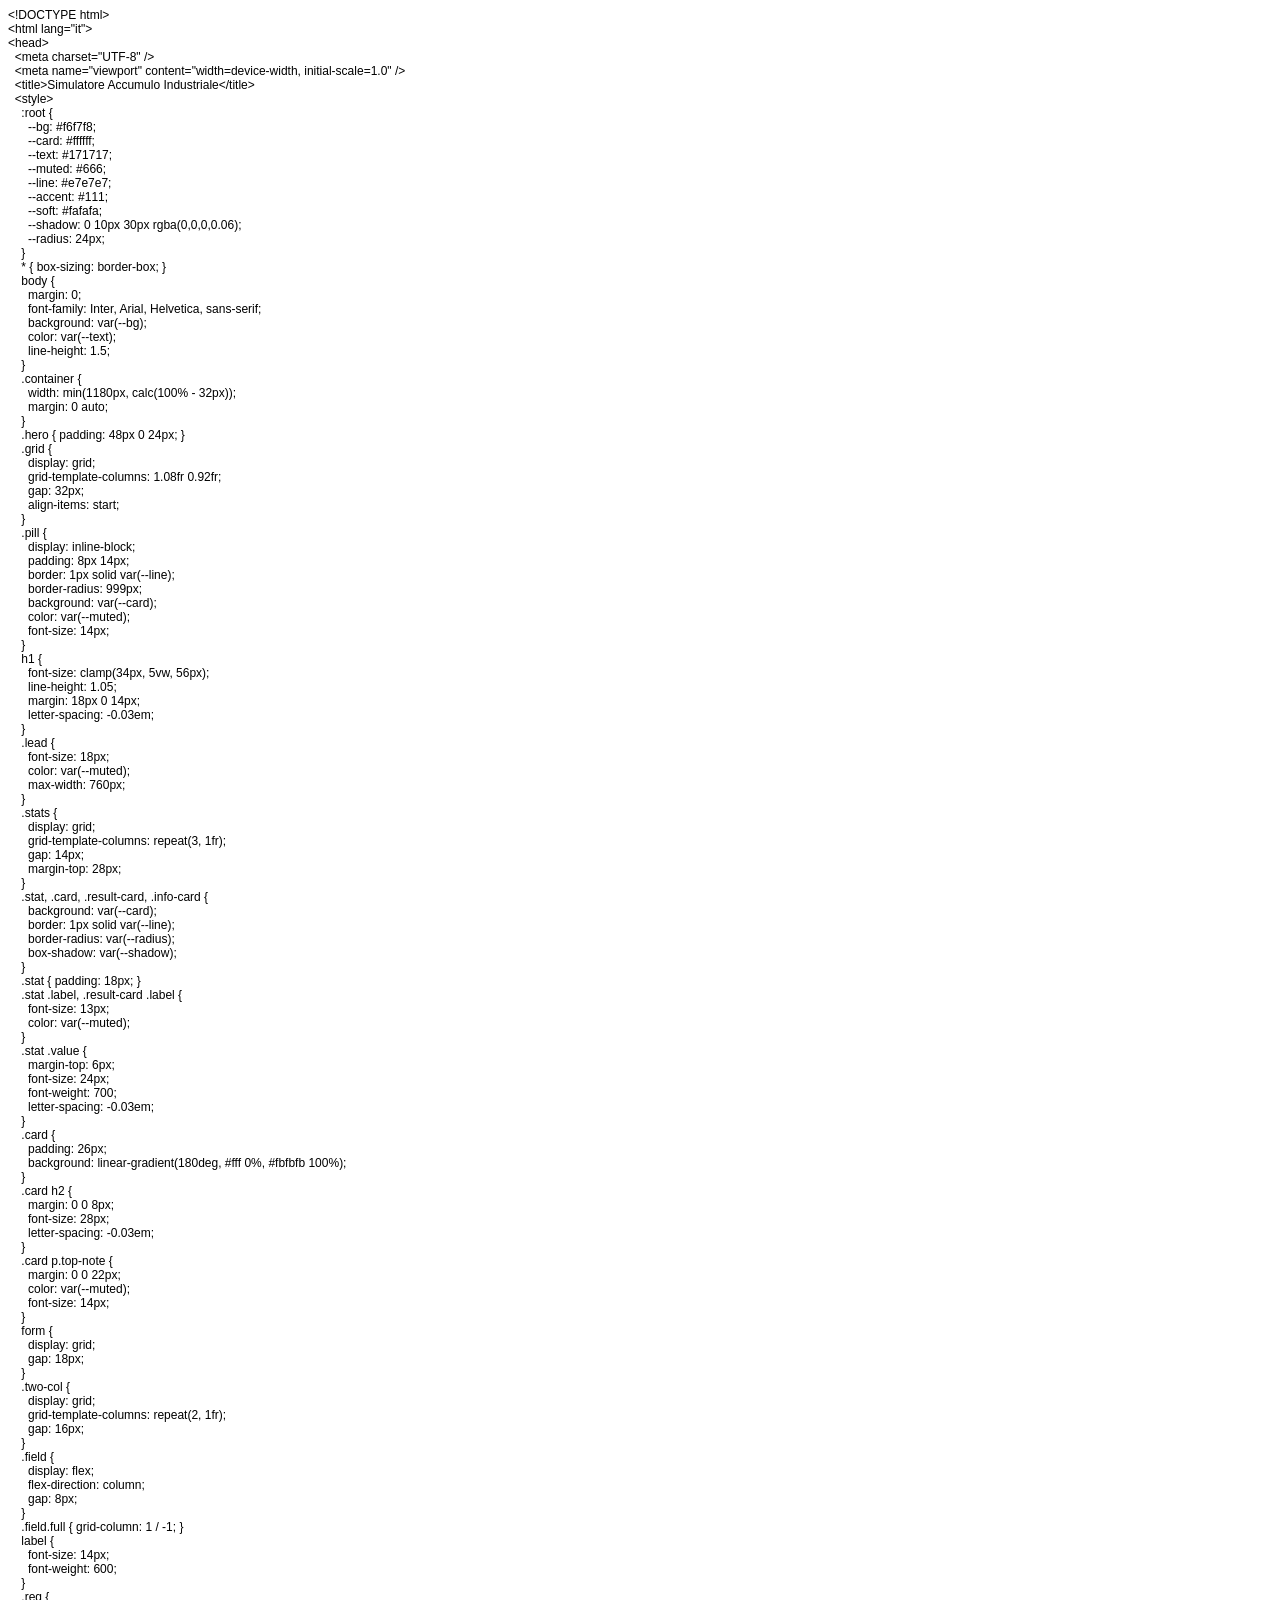
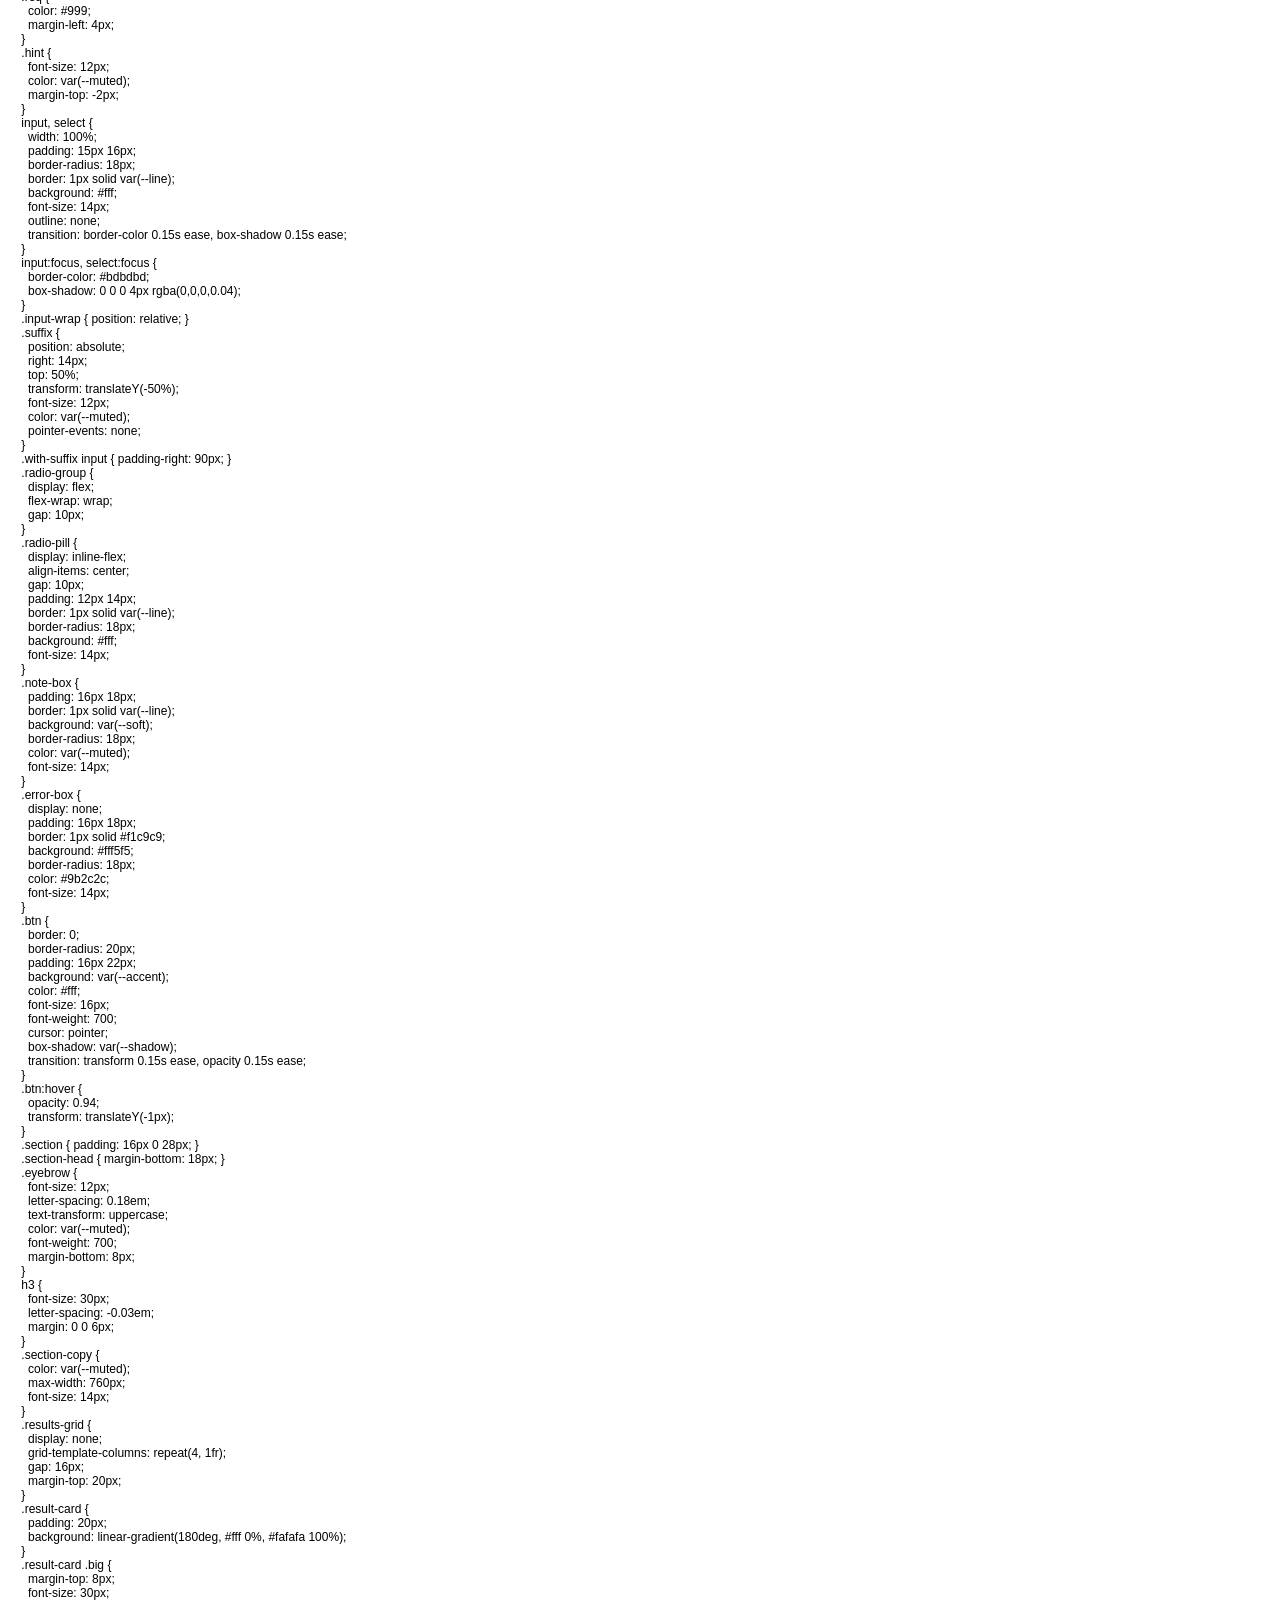
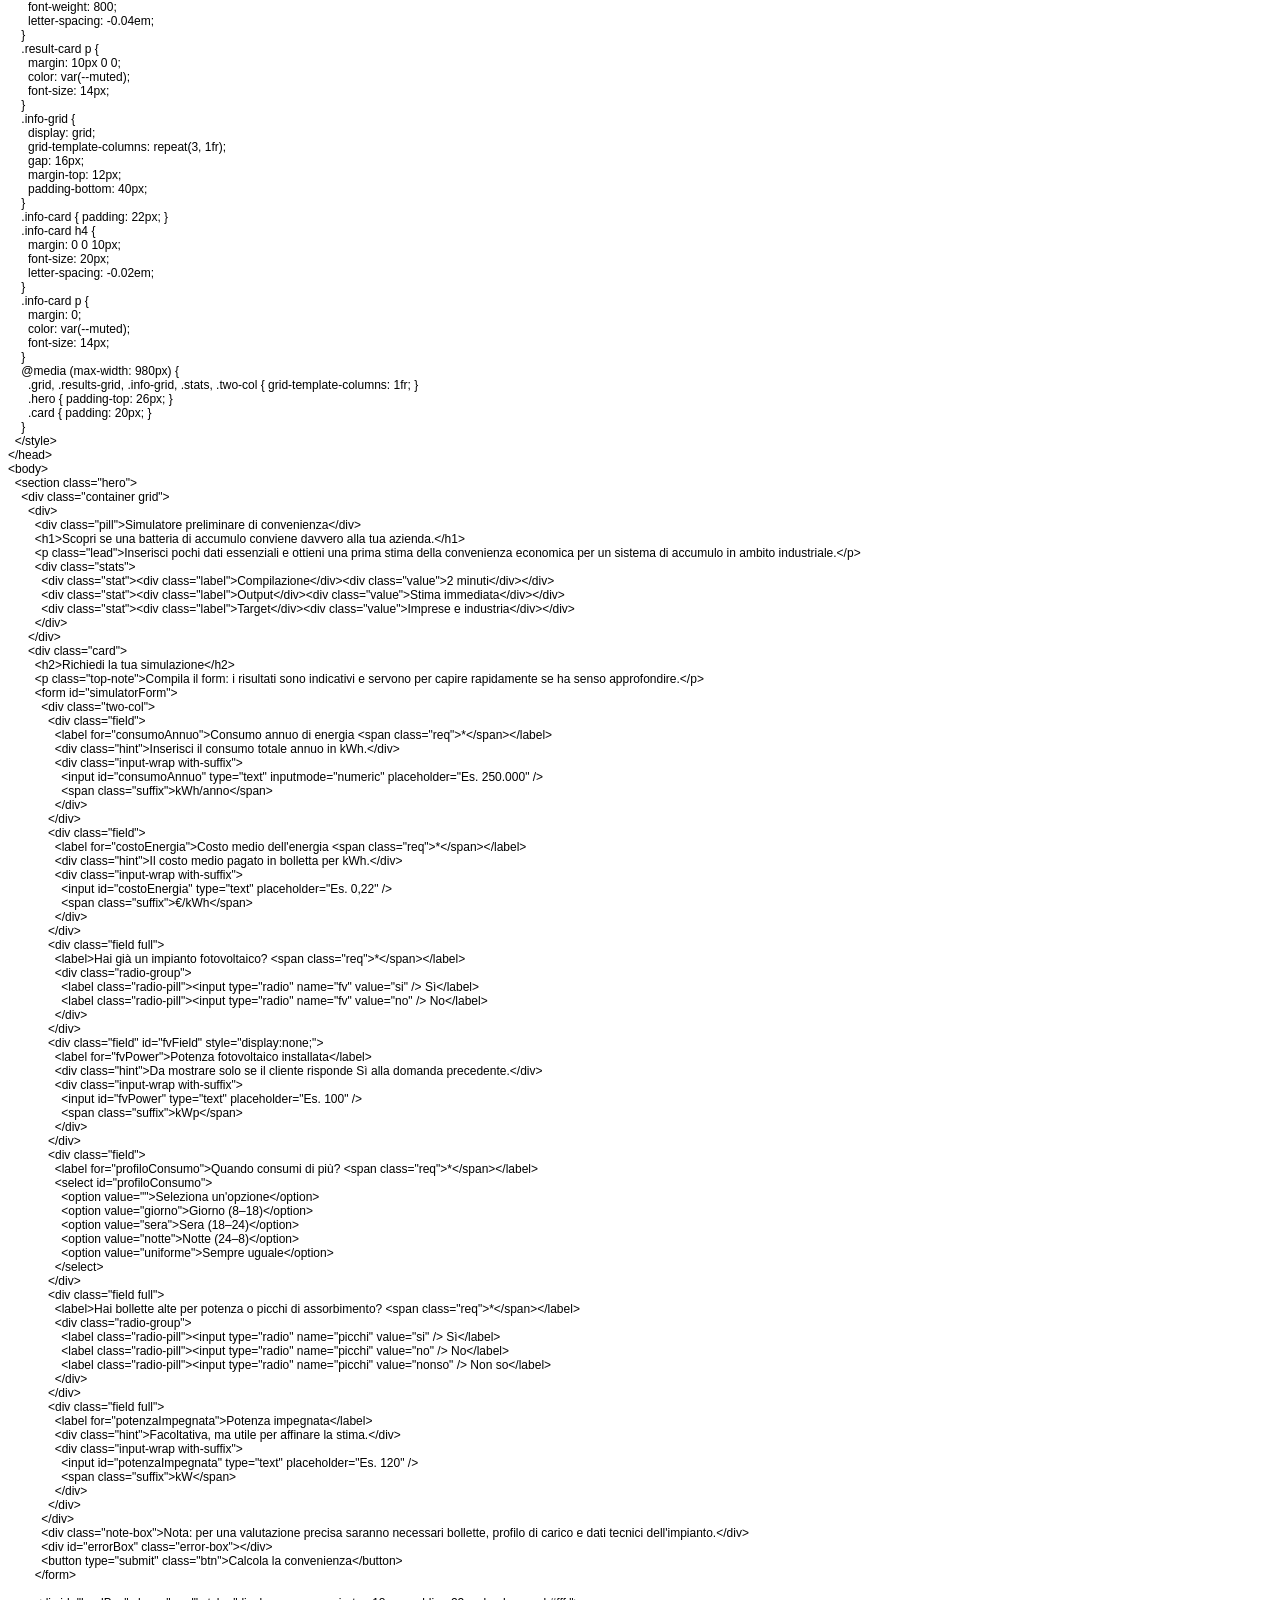
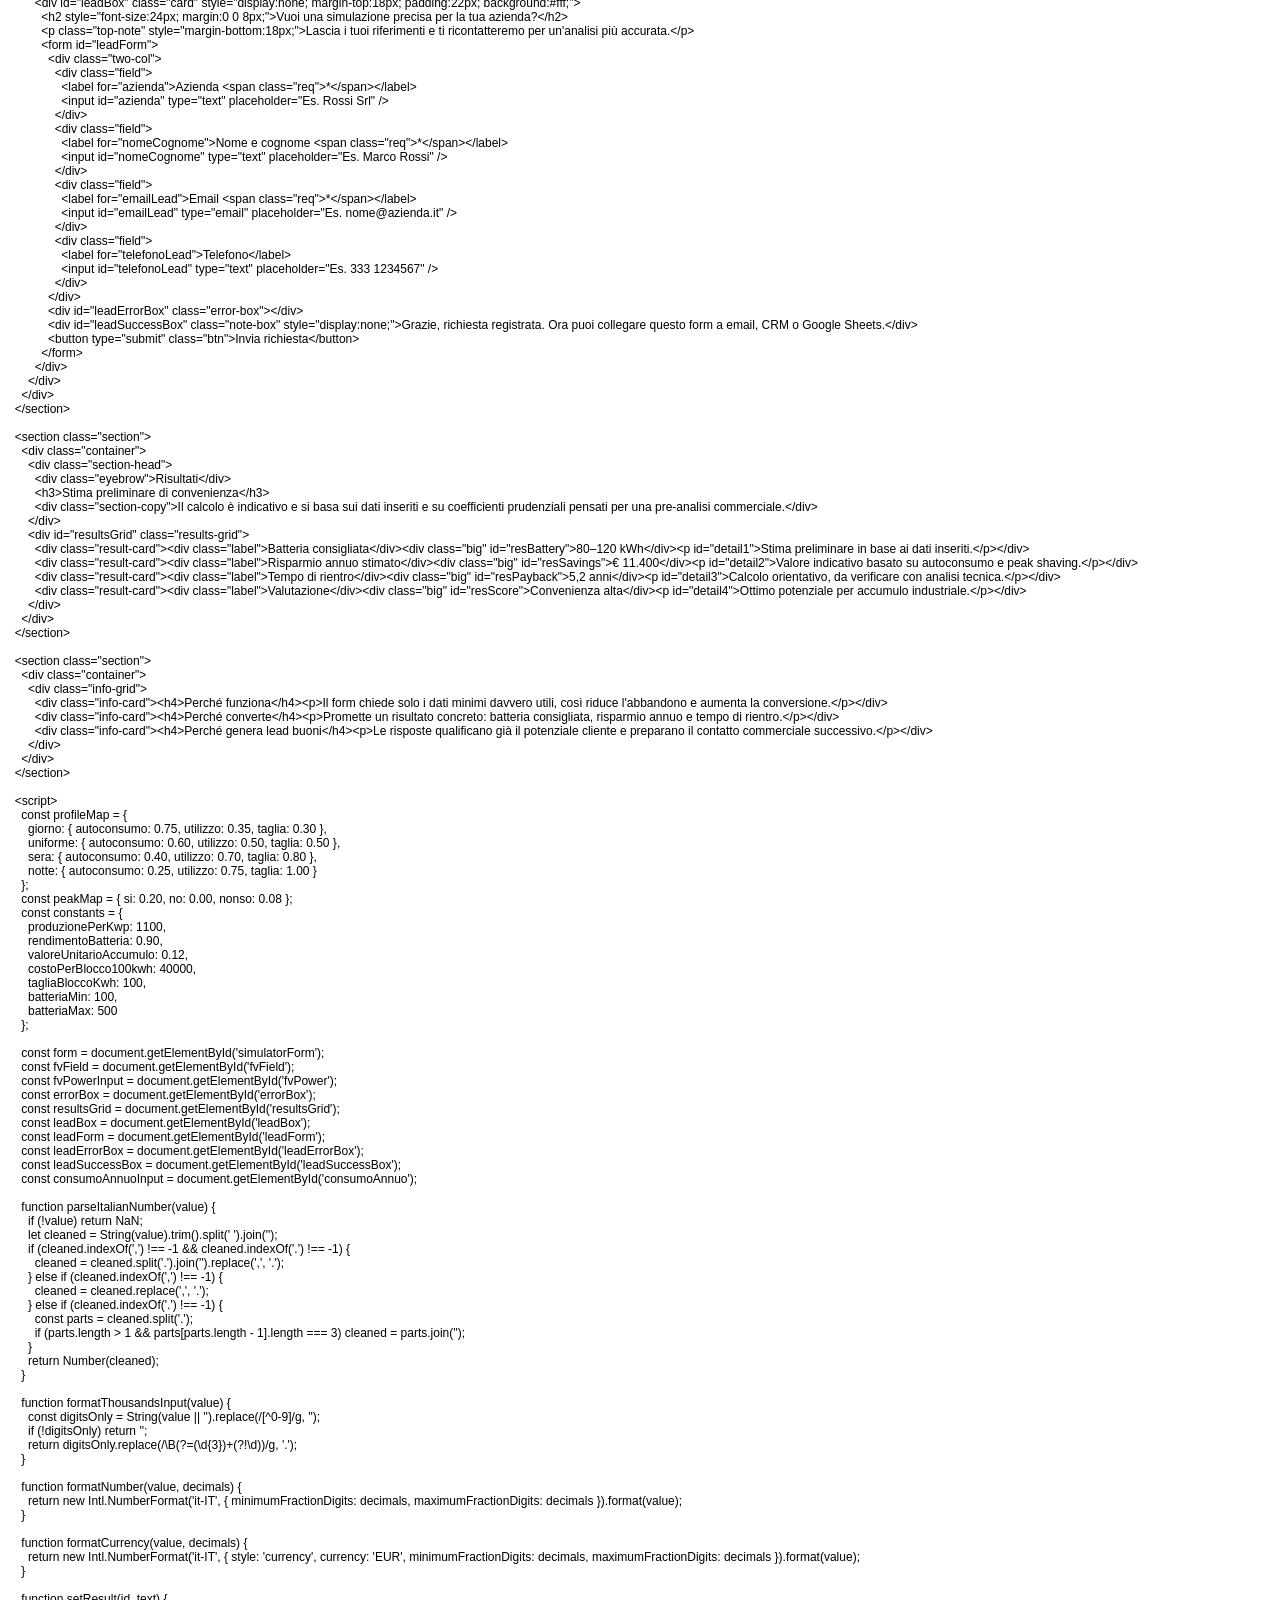
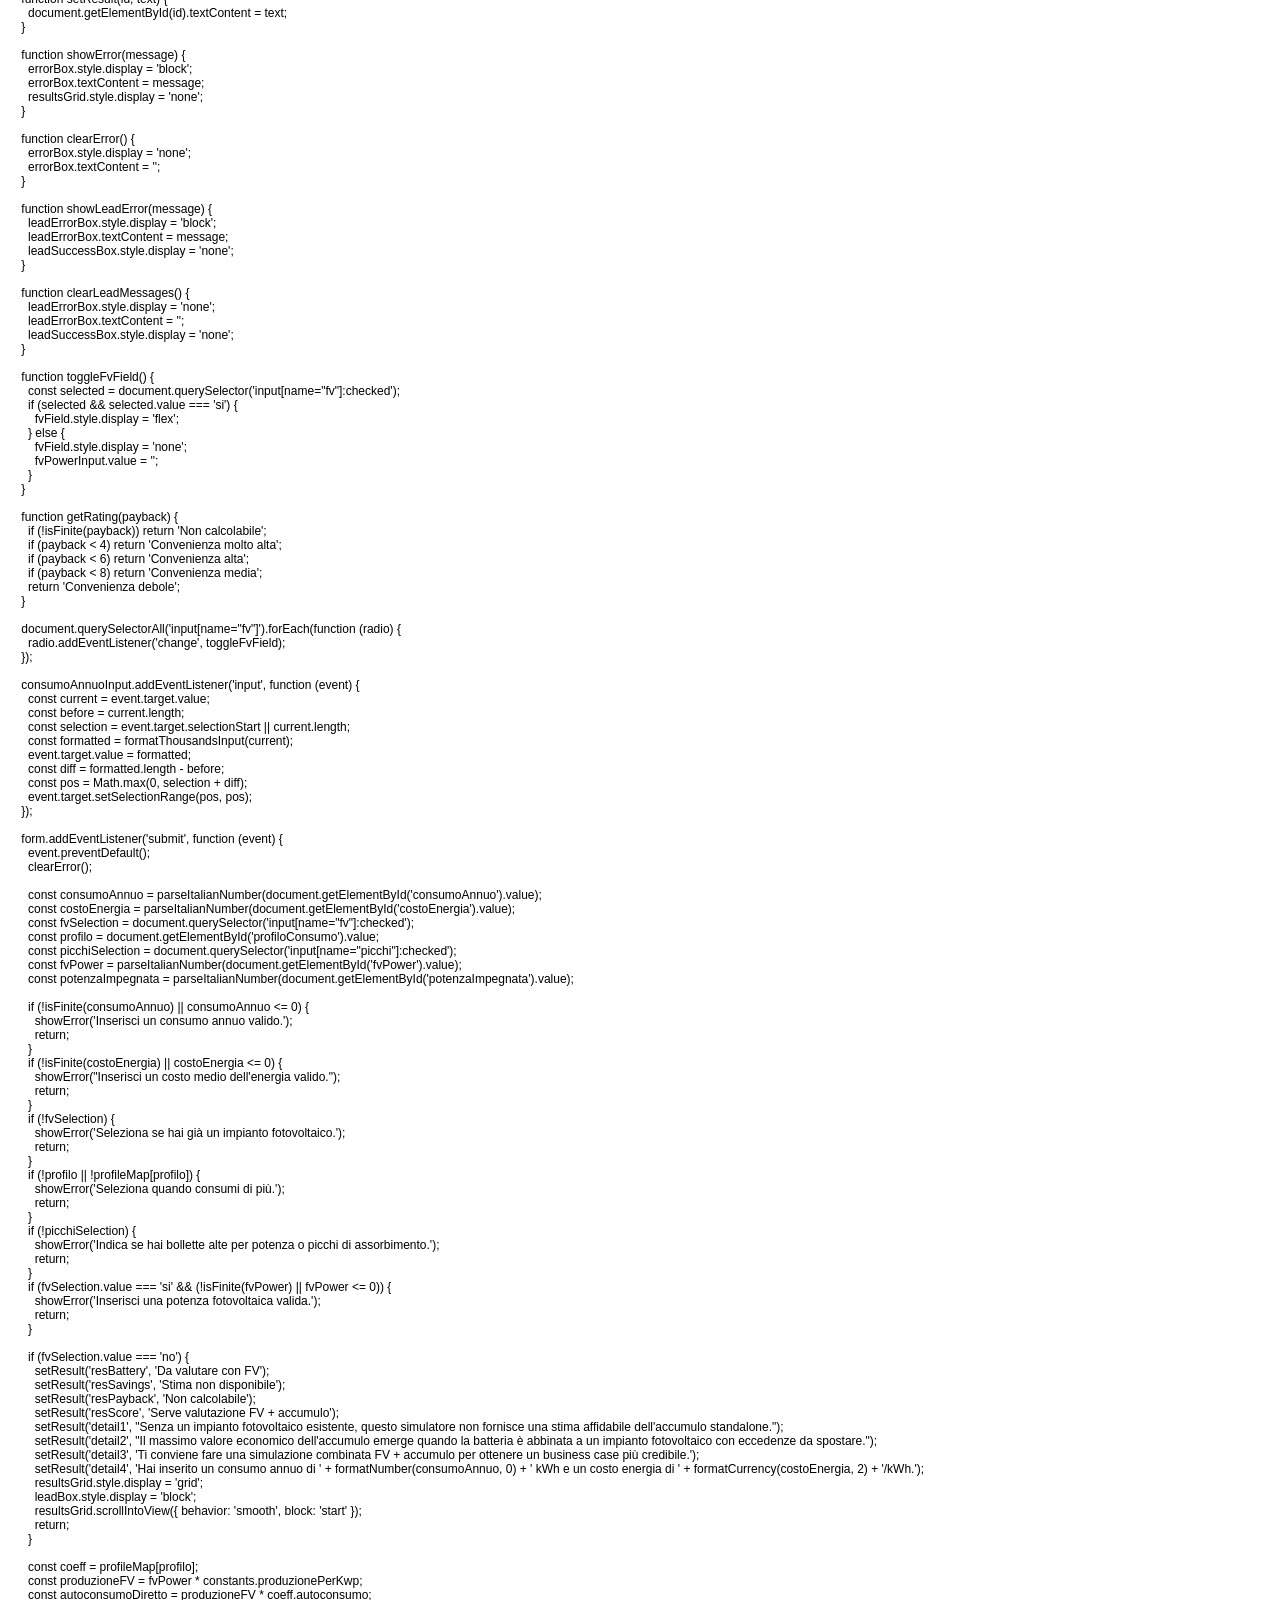
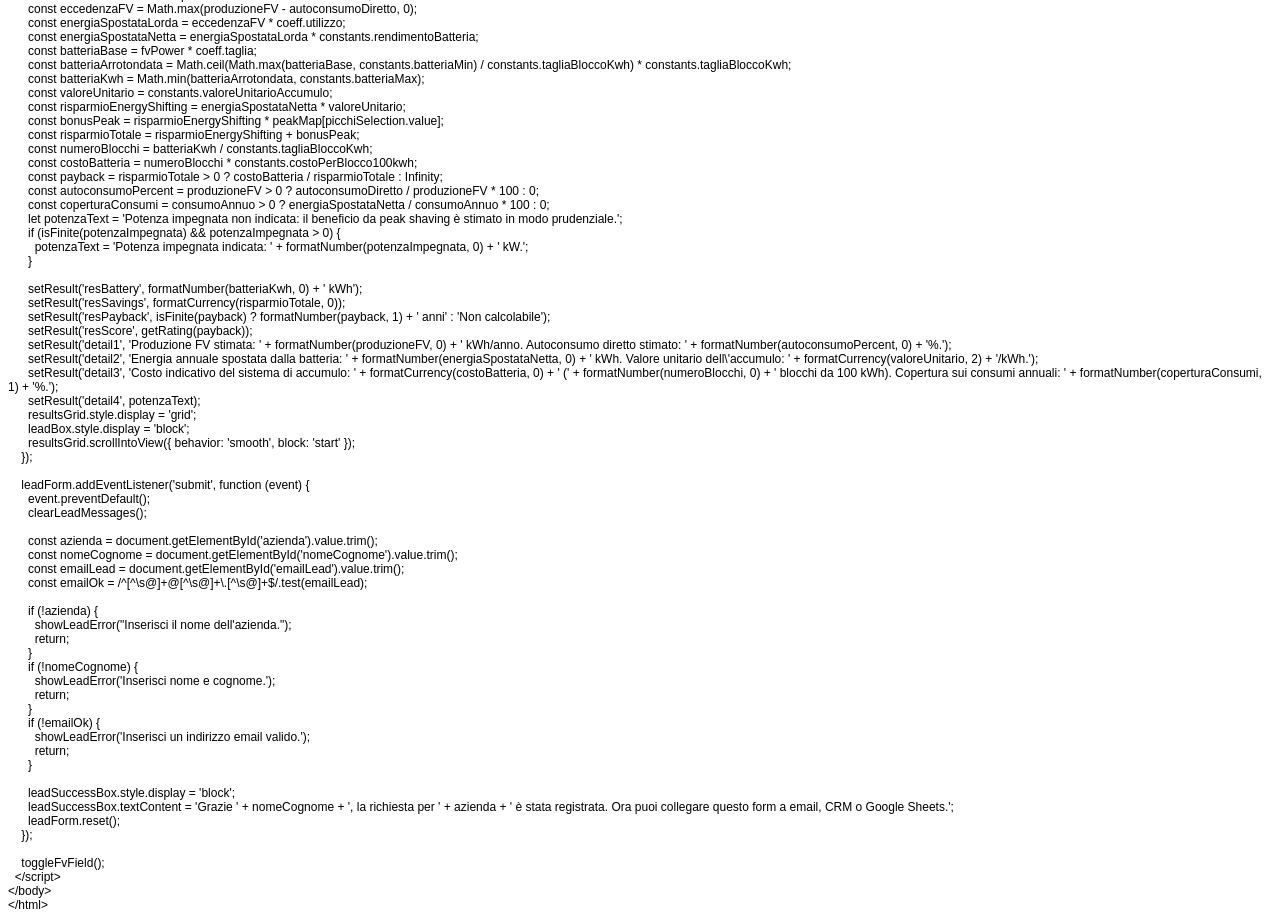
<file: Index.html>
<!DOCTYPE html PUBLIC "-//W3C//DTD HTML 4.01//EN" "http://www.w3.org/TR/html4/strict.dtd">
<html>
<head>
  <meta http-equiv="Content-Type" content="text/html; charset=utf-8">
  <meta http-equiv="Content-Style-Type" content="text/css">
  <title></title>
  <meta name="Generator" content="Cocoa HTML Writer">
  <meta name="CocoaVersion" content="2685.4">
  <style type="text/css">
    p.p1 {margin: 0.0px 0.0px 0.0px 0.0px; font: 12.0px Helvetica}
    p.p2 {margin: 0.0px 0.0px 0.0px 0.0px; font: 12.0px Helvetica; min-height: 14.0px}
  </style>
</head>
<body>
<p class="p1">&lt;!DOCTYPE html&gt;</p>
<p class="p1">&lt;html lang="it"&gt;</p>
<p class="p1">&lt;head&gt;</p>
<p class="p1"><span class="Apple-converted-space">  </span>&lt;meta charset="UTF-8" /&gt;</p>
<p class="p1"><span class="Apple-converted-space">  </span>&lt;meta name="viewport" content="width=device-width, initial-scale=1.0" /&gt;</p>
<p class="p1"><span class="Apple-converted-space">  </span>&lt;title&gt;Simulatore Accumulo Industriale&lt;/title&gt;</p>
<p class="p1"><span class="Apple-converted-space">  </span>&lt;style&gt;</p>
<p class="p1"><span class="Apple-converted-space">    </span>:root {</p>
<p class="p1"><span class="Apple-converted-space">      </span>--bg: #f6f7f8;</p>
<p class="p1"><span class="Apple-converted-space">      </span>--card: #ffffff;</p>
<p class="p1"><span class="Apple-converted-space">      </span>--text: #171717;</p>
<p class="p1"><span class="Apple-converted-space">      </span>--muted: #666;</p>
<p class="p1"><span class="Apple-converted-space">      </span>--line: #e7e7e7;</p>
<p class="p1"><span class="Apple-converted-space">      </span>--accent: #111;</p>
<p class="p1"><span class="Apple-converted-space">      </span>--soft: #fafafa;</p>
<p class="p1"><span class="Apple-converted-space">      </span>--shadow: 0 10px 30px rgba(0,0,0,0.06);</p>
<p class="p1"><span class="Apple-converted-space">      </span>--radius: 24px;</p>
<p class="p1"><span class="Apple-converted-space">    </span>}</p>
<p class="p1"><span class="Apple-converted-space">    </span>* { box-sizing: border-box; }</p>
<p class="p1"><span class="Apple-converted-space">    </span>body {</p>
<p class="p1"><span class="Apple-converted-space">      </span>margin: 0;</p>
<p class="p1"><span class="Apple-converted-space">      </span>font-family: Inter, Arial, Helvetica, sans-serif;</p>
<p class="p1"><span class="Apple-converted-space">      </span>background: var(--bg);</p>
<p class="p1"><span class="Apple-converted-space">      </span>color: var(--text);</p>
<p class="p1"><span class="Apple-converted-space">      </span>line-height: 1.5;</p>
<p class="p1"><span class="Apple-converted-space">    </span>}</p>
<p class="p1"><span class="Apple-converted-space">    </span>.container {</p>
<p class="p1"><span class="Apple-converted-space">      </span>width: min(1180px, calc(100% - 32px));</p>
<p class="p1"><span class="Apple-converted-space">      </span>margin: 0 auto;</p>
<p class="p1"><span class="Apple-converted-space">    </span>}</p>
<p class="p1"><span class="Apple-converted-space">    </span>.hero { padding: 48px 0 24px; }</p>
<p class="p1"><span class="Apple-converted-space">    </span>.grid {</p>
<p class="p1"><span class="Apple-converted-space">      </span>display: grid;</p>
<p class="p1"><span class="Apple-converted-space">      </span>grid-template-columns: 1.08fr 0.92fr;</p>
<p class="p1"><span class="Apple-converted-space">      </span>gap: 32px;</p>
<p class="p1"><span class="Apple-converted-space">      </span>align-items: start;</p>
<p class="p1"><span class="Apple-converted-space">    </span>}</p>
<p class="p1"><span class="Apple-converted-space">    </span>.pill {</p>
<p class="p1"><span class="Apple-converted-space">      </span>display: inline-block;</p>
<p class="p1"><span class="Apple-converted-space">      </span>padding: 8px 14px;</p>
<p class="p1"><span class="Apple-converted-space">      </span>border: 1px solid var(--line);</p>
<p class="p1"><span class="Apple-converted-space">      </span>border-radius: 999px;</p>
<p class="p1"><span class="Apple-converted-space">      </span>background: var(--card);</p>
<p class="p1"><span class="Apple-converted-space">      </span>color: var(--muted);</p>
<p class="p1"><span class="Apple-converted-space">      </span>font-size: 14px;</p>
<p class="p1"><span class="Apple-converted-space">    </span>}</p>
<p class="p1"><span class="Apple-converted-space">    </span>h1 {</p>
<p class="p1"><span class="Apple-converted-space">      </span>font-size: clamp(34px, 5vw, 56px);</p>
<p class="p1"><span class="Apple-converted-space">      </span>line-height: 1.05;</p>
<p class="p1"><span class="Apple-converted-space">      </span>margin: 18px 0 14px;</p>
<p class="p1"><span class="Apple-converted-space">      </span>letter-spacing: -0.03em;</p>
<p class="p1"><span class="Apple-converted-space">    </span>}</p>
<p class="p1"><span class="Apple-converted-space">    </span>.lead {</p>
<p class="p1"><span class="Apple-converted-space">      </span>font-size: 18px;</p>
<p class="p1"><span class="Apple-converted-space">      </span>color: var(--muted);</p>
<p class="p1"><span class="Apple-converted-space">      </span>max-width: 760px;</p>
<p class="p1"><span class="Apple-converted-space">    </span>}</p>
<p class="p1"><span class="Apple-converted-space">    </span>.stats {</p>
<p class="p1"><span class="Apple-converted-space">      </span>display: grid;</p>
<p class="p1"><span class="Apple-converted-space">      </span>grid-template-columns: repeat(3, 1fr);</p>
<p class="p1"><span class="Apple-converted-space">      </span>gap: 14px;</p>
<p class="p1"><span class="Apple-converted-space">      </span>margin-top: 28px;</p>
<p class="p1"><span class="Apple-converted-space">    </span>}</p>
<p class="p1"><span class="Apple-converted-space">    </span>.stat, .card, .result-card, .info-card {</p>
<p class="p1"><span class="Apple-converted-space">      </span>background: var(--card);</p>
<p class="p1"><span class="Apple-converted-space">      </span>border: 1px solid var(--line);</p>
<p class="p1"><span class="Apple-converted-space">      </span>border-radius: var(--radius);</p>
<p class="p1"><span class="Apple-converted-space">      </span>box-shadow: var(--shadow);</p>
<p class="p1"><span class="Apple-converted-space">    </span>}</p>
<p class="p1"><span class="Apple-converted-space">    </span>.stat { padding: 18px; }</p>
<p class="p1"><span class="Apple-converted-space">    </span>.stat .label, .result-card .label {</p>
<p class="p1"><span class="Apple-converted-space">      </span>font-size: 13px;</p>
<p class="p1"><span class="Apple-converted-space">      </span>color: var(--muted);</p>
<p class="p1"><span class="Apple-converted-space">    </span>}</p>
<p class="p1"><span class="Apple-converted-space">    </span>.stat .value {</p>
<p class="p1"><span class="Apple-converted-space">      </span>margin-top: 6px;</p>
<p class="p1"><span class="Apple-converted-space">      </span>font-size: 24px;</p>
<p class="p1"><span class="Apple-converted-space">      </span>font-weight: 700;</p>
<p class="p1"><span class="Apple-converted-space">      </span>letter-spacing: -0.03em;</p>
<p class="p1"><span class="Apple-converted-space">    </span>}</p>
<p class="p1"><span class="Apple-converted-space">    </span>.card {</p>
<p class="p1"><span class="Apple-converted-space">      </span>padding: 26px;</p>
<p class="p1"><span class="Apple-converted-space">      </span>background: linear-gradient(180deg, #fff 0%, #fbfbfb 100%);</p>
<p class="p1"><span class="Apple-converted-space">    </span>}</p>
<p class="p1"><span class="Apple-converted-space">    </span>.card h2 {</p>
<p class="p1"><span class="Apple-converted-space">      </span>margin: 0 0 8px;</p>
<p class="p1"><span class="Apple-converted-space">      </span>font-size: 28px;</p>
<p class="p1"><span class="Apple-converted-space">      </span>letter-spacing: -0.03em;</p>
<p class="p1"><span class="Apple-converted-space">    </span>}</p>
<p class="p1"><span class="Apple-converted-space">    </span>.card p.top-note {</p>
<p class="p1"><span class="Apple-converted-space">      </span>margin: 0 0 22px;</p>
<p class="p1"><span class="Apple-converted-space">      </span>color: var(--muted);</p>
<p class="p1"><span class="Apple-converted-space">      </span>font-size: 14px;</p>
<p class="p1"><span class="Apple-converted-space">    </span>}</p>
<p class="p1"><span class="Apple-converted-space">    </span>form {</p>
<p class="p1"><span class="Apple-converted-space">      </span>display: grid;</p>
<p class="p1"><span class="Apple-converted-space">      </span>gap: 18px;</p>
<p class="p1"><span class="Apple-converted-space">    </span>}</p>
<p class="p1"><span class="Apple-converted-space">    </span>.two-col {</p>
<p class="p1"><span class="Apple-converted-space">      </span>display: grid;</p>
<p class="p1"><span class="Apple-converted-space">      </span>grid-template-columns: repeat(2, 1fr);</p>
<p class="p1"><span class="Apple-converted-space">      </span>gap: 16px;</p>
<p class="p1"><span class="Apple-converted-space">    </span>}</p>
<p class="p1"><span class="Apple-converted-space">    </span>.field {</p>
<p class="p1"><span class="Apple-converted-space">      </span>display: flex;</p>
<p class="p1"><span class="Apple-converted-space">      </span>flex-direction: column;</p>
<p class="p1"><span class="Apple-converted-space">      </span>gap: 8px;</p>
<p class="p1"><span class="Apple-converted-space">    </span>}</p>
<p class="p1"><span class="Apple-converted-space">    </span>.field.full { grid-column: 1 / -1; }</p>
<p class="p1"><span class="Apple-converted-space">    </span>label {</p>
<p class="p1"><span class="Apple-converted-space">      </span>font-size: 14px;</p>
<p class="p1"><span class="Apple-converted-space">      </span>font-weight: 600;</p>
<p class="p1"><span class="Apple-converted-space">    </span>}</p>
<p class="p1"><span class="Apple-converted-space">    </span>.req {</p>
<p class="p1"><span class="Apple-converted-space">      </span>color: #999;</p>
<p class="p1"><span class="Apple-converted-space">      </span>margin-left: 4px;</p>
<p class="p1"><span class="Apple-converted-space">    </span>}</p>
<p class="p1"><span class="Apple-converted-space">    </span>.hint {</p>
<p class="p1"><span class="Apple-converted-space">      </span>font-size: 12px;</p>
<p class="p1"><span class="Apple-converted-space">      </span>color: var(--muted);</p>
<p class="p1"><span class="Apple-converted-space">      </span>margin-top: -2px;</p>
<p class="p1"><span class="Apple-converted-space">    </span>}</p>
<p class="p1"><span class="Apple-converted-space">    </span>input, select {</p>
<p class="p1"><span class="Apple-converted-space">      </span>width: 100%;</p>
<p class="p1"><span class="Apple-converted-space">      </span>padding: 15px 16px;</p>
<p class="p1"><span class="Apple-converted-space">      </span>border-radius: 18px;</p>
<p class="p1"><span class="Apple-converted-space">      </span>border: 1px solid var(--line);</p>
<p class="p1"><span class="Apple-converted-space">      </span>background: #fff;</p>
<p class="p1"><span class="Apple-converted-space">      </span>font-size: 14px;</p>
<p class="p1"><span class="Apple-converted-space">      </span>outline: none;</p>
<p class="p1"><span class="Apple-converted-space">      </span>transition: border-color 0.15s ease, box-shadow 0.15s ease;</p>
<p class="p1"><span class="Apple-converted-space">    </span>}</p>
<p class="p1"><span class="Apple-converted-space">    </span>input:focus, select:focus {</p>
<p class="p1"><span class="Apple-converted-space">      </span>border-color: #bdbdbd;</p>
<p class="p1"><span class="Apple-converted-space">      </span>box-shadow: 0 0 0 4px rgba(0,0,0,0.04);</p>
<p class="p1"><span class="Apple-converted-space">    </span>}</p>
<p class="p1"><span class="Apple-converted-space">    </span>.input-wrap { position: relative; }</p>
<p class="p1"><span class="Apple-converted-space">    </span>.suffix {</p>
<p class="p1"><span class="Apple-converted-space">      </span>position: absolute;</p>
<p class="p1"><span class="Apple-converted-space">      </span>right: 14px;</p>
<p class="p1"><span class="Apple-converted-space">      </span>top: 50%;</p>
<p class="p1"><span class="Apple-converted-space">      </span>transform: translateY(-50%);</p>
<p class="p1"><span class="Apple-converted-space">      </span>font-size: 12px;</p>
<p class="p1"><span class="Apple-converted-space">      </span>color: var(--muted);</p>
<p class="p1"><span class="Apple-converted-space">      </span>pointer-events: none;</p>
<p class="p1"><span class="Apple-converted-space">    </span>}</p>
<p class="p1"><span class="Apple-converted-space">    </span>.with-suffix input { padding-right: 90px; }</p>
<p class="p1"><span class="Apple-converted-space">    </span>.radio-group {</p>
<p class="p1"><span class="Apple-converted-space">      </span>display: flex;</p>
<p class="p1"><span class="Apple-converted-space">      </span>flex-wrap: wrap;</p>
<p class="p1"><span class="Apple-converted-space">      </span>gap: 10px;</p>
<p class="p1"><span class="Apple-converted-space">    </span>}</p>
<p class="p1"><span class="Apple-converted-space">    </span>.radio-pill {</p>
<p class="p1"><span class="Apple-converted-space">      </span>display: inline-flex;</p>
<p class="p1"><span class="Apple-converted-space">      </span>align-items: center;</p>
<p class="p1"><span class="Apple-converted-space">      </span>gap: 10px;</p>
<p class="p1"><span class="Apple-converted-space">      </span>padding: 12px 14px;</p>
<p class="p1"><span class="Apple-converted-space">      </span>border: 1px solid var(--line);</p>
<p class="p1"><span class="Apple-converted-space">      </span>border-radius: 18px;</p>
<p class="p1"><span class="Apple-converted-space">      </span>background: #fff;</p>
<p class="p1"><span class="Apple-converted-space">      </span>font-size: 14px;</p>
<p class="p1"><span class="Apple-converted-space">    </span>}</p>
<p class="p1"><span class="Apple-converted-space">    </span>.note-box {</p>
<p class="p1"><span class="Apple-converted-space">      </span>padding: 16px 18px;</p>
<p class="p1"><span class="Apple-converted-space">      </span>border: 1px solid var(--line);</p>
<p class="p1"><span class="Apple-converted-space">      </span>background: var(--soft);</p>
<p class="p1"><span class="Apple-converted-space">      </span>border-radius: 18px;</p>
<p class="p1"><span class="Apple-converted-space">      </span>color: var(--muted);</p>
<p class="p1"><span class="Apple-converted-space">      </span>font-size: 14px;</p>
<p class="p1"><span class="Apple-converted-space">    </span>}</p>
<p class="p1"><span class="Apple-converted-space">    </span>.error-box {</p>
<p class="p1"><span class="Apple-converted-space">      </span>display: none;</p>
<p class="p1"><span class="Apple-converted-space">      </span>padding: 16px 18px;</p>
<p class="p1"><span class="Apple-converted-space">      </span>border: 1px solid #f1c9c9;</p>
<p class="p1"><span class="Apple-converted-space">      </span>background: #fff5f5;</p>
<p class="p1"><span class="Apple-converted-space">      </span>border-radius: 18px;</p>
<p class="p1"><span class="Apple-converted-space">      </span>color: #9b2c2c;</p>
<p class="p1"><span class="Apple-converted-space">      </span>font-size: 14px;</p>
<p class="p1"><span class="Apple-converted-space">    </span>}</p>
<p class="p1"><span class="Apple-converted-space">    </span>.btn {</p>
<p class="p1"><span class="Apple-converted-space">      </span>border: 0;</p>
<p class="p1"><span class="Apple-converted-space">      </span>border-radius: 20px;</p>
<p class="p1"><span class="Apple-converted-space">      </span>padding: 16px 22px;</p>
<p class="p1"><span class="Apple-converted-space">      </span>background: var(--accent);</p>
<p class="p1"><span class="Apple-converted-space">      </span>color: #fff;</p>
<p class="p1"><span class="Apple-converted-space">      </span>font-size: 16px;</p>
<p class="p1"><span class="Apple-converted-space">      </span>font-weight: 700;</p>
<p class="p1"><span class="Apple-converted-space">      </span>cursor: pointer;</p>
<p class="p1"><span class="Apple-converted-space">      </span>box-shadow: var(--shadow);</p>
<p class="p1"><span class="Apple-converted-space">      </span>transition: transform 0.15s ease, opacity 0.15s ease;</p>
<p class="p1"><span class="Apple-converted-space">    </span>}</p>
<p class="p1"><span class="Apple-converted-space">    </span>.btn:hover {</p>
<p class="p1"><span class="Apple-converted-space">      </span>opacity: 0.94;</p>
<p class="p1"><span class="Apple-converted-space">      </span>transform: translateY(-1px);</p>
<p class="p1"><span class="Apple-converted-space">    </span>}</p>
<p class="p1"><span class="Apple-converted-space">    </span>.section { padding: 16px 0 28px; }</p>
<p class="p1"><span class="Apple-converted-space">    </span>.section-head { margin-bottom: 18px; }</p>
<p class="p1"><span class="Apple-converted-space">    </span>.eyebrow {</p>
<p class="p1"><span class="Apple-converted-space">      </span>font-size: 12px;</p>
<p class="p1"><span class="Apple-converted-space">      </span>letter-spacing: 0.18em;</p>
<p class="p1"><span class="Apple-converted-space">      </span>text-transform: uppercase;</p>
<p class="p1"><span class="Apple-converted-space">      </span>color: var(--muted);</p>
<p class="p1"><span class="Apple-converted-space">      </span>font-weight: 700;</p>
<p class="p1"><span class="Apple-converted-space">      </span>margin-bottom: 8px;</p>
<p class="p1"><span class="Apple-converted-space">    </span>}</p>
<p class="p1"><span class="Apple-converted-space">    </span>h3 {</p>
<p class="p1"><span class="Apple-converted-space">      </span>font-size: 30px;</p>
<p class="p1"><span class="Apple-converted-space">      </span>letter-spacing: -0.03em;</p>
<p class="p1"><span class="Apple-converted-space">      </span>margin: 0 0 6px;</p>
<p class="p1"><span class="Apple-converted-space">    </span>}</p>
<p class="p1"><span class="Apple-converted-space">    </span>.section-copy {</p>
<p class="p1"><span class="Apple-converted-space">      </span>color: var(--muted);</p>
<p class="p1"><span class="Apple-converted-space">      </span>max-width: 760px;</p>
<p class="p1"><span class="Apple-converted-space">      </span>font-size: 14px;</p>
<p class="p1"><span class="Apple-converted-space">    </span>}</p>
<p class="p1"><span class="Apple-converted-space">    </span>.results-grid {</p>
<p class="p1"><span class="Apple-converted-space">      </span>display: none;</p>
<p class="p1"><span class="Apple-converted-space">      </span>grid-template-columns: repeat(4, 1fr);</p>
<p class="p1"><span class="Apple-converted-space">      </span>gap: 16px;</p>
<p class="p1"><span class="Apple-converted-space">      </span>margin-top: 20px;</p>
<p class="p1"><span class="Apple-converted-space">    </span>}</p>
<p class="p1"><span class="Apple-converted-space">    </span>.result-card {</p>
<p class="p1"><span class="Apple-converted-space">      </span>padding: 20px;</p>
<p class="p1"><span class="Apple-converted-space">      </span>background: linear-gradient(180deg, #fff 0%, #fafafa 100%);</p>
<p class="p1"><span class="Apple-converted-space">    </span>}</p>
<p class="p1"><span class="Apple-converted-space">    </span>.result-card .big {</p>
<p class="p1"><span class="Apple-converted-space">      </span>margin-top: 8px;</p>
<p class="p1"><span class="Apple-converted-space">      </span>font-size: 30px;</p>
<p class="p1"><span class="Apple-converted-space">      </span>font-weight: 800;</p>
<p class="p1"><span class="Apple-converted-space">      </span>letter-spacing: -0.04em;</p>
<p class="p1"><span class="Apple-converted-space">    </span>}</p>
<p class="p1"><span class="Apple-converted-space">    </span>.result-card p {</p>
<p class="p1"><span class="Apple-converted-space">      </span>margin: 10px 0 0;</p>
<p class="p1"><span class="Apple-converted-space">      </span>color: var(--muted);</p>
<p class="p1"><span class="Apple-converted-space">      </span>font-size: 14px;</p>
<p class="p1"><span class="Apple-converted-space">    </span>}</p>
<p class="p1"><span class="Apple-converted-space">    </span>.info-grid {</p>
<p class="p1"><span class="Apple-converted-space">      </span>display: grid;</p>
<p class="p1"><span class="Apple-converted-space">      </span>grid-template-columns: repeat(3, 1fr);</p>
<p class="p1"><span class="Apple-converted-space">      </span>gap: 16px;</p>
<p class="p1"><span class="Apple-converted-space">      </span>margin-top: 12px;</p>
<p class="p1"><span class="Apple-converted-space">      </span>padding-bottom: 40px;</p>
<p class="p1"><span class="Apple-converted-space">    </span>}</p>
<p class="p1"><span class="Apple-converted-space">    </span>.info-card { padding: 22px; }</p>
<p class="p1"><span class="Apple-converted-space">    </span>.info-card h4 {</p>
<p class="p1"><span class="Apple-converted-space">      </span>margin: 0 0 10px;</p>
<p class="p1"><span class="Apple-converted-space">      </span>font-size: 20px;</p>
<p class="p1"><span class="Apple-converted-space">      </span>letter-spacing: -0.02em;</p>
<p class="p1"><span class="Apple-converted-space">    </span>}</p>
<p class="p1"><span class="Apple-converted-space">    </span>.info-card p {</p>
<p class="p1"><span class="Apple-converted-space">      </span>margin: 0;</p>
<p class="p1"><span class="Apple-converted-space">      </span>color: var(--muted);</p>
<p class="p1"><span class="Apple-converted-space">      </span>font-size: 14px;</p>
<p class="p1"><span class="Apple-converted-space">    </span>}</p>
<p class="p1"><span class="Apple-converted-space">    </span>@media (max-width: 980px) {</p>
<p class="p1"><span class="Apple-converted-space">      </span>.grid, .results-grid, .info-grid, .stats, .two-col { grid-template-columns: 1fr; }</p>
<p class="p1"><span class="Apple-converted-space">      </span>.hero { padding-top: 26px; }</p>
<p class="p1"><span class="Apple-converted-space">      </span>.card { padding: 20px; }</p>
<p class="p1"><span class="Apple-converted-space">    </span>}</p>
<p class="p1"><span class="Apple-converted-space">  </span>&lt;/style&gt;</p>
<p class="p1">&lt;/head&gt;</p>
<p class="p1">&lt;body&gt;</p>
<p class="p1"><span class="Apple-converted-space">  </span>&lt;section class="hero"&gt;</p>
<p class="p1"><span class="Apple-converted-space">    </span>&lt;div class="container grid"&gt;</p>
<p class="p1"><span class="Apple-converted-space">      </span>&lt;div&gt;</p>
<p class="p1"><span class="Apple-converted-space">        </span>&lt;div class="pill"&gt;Simulatore preliminare di convenienza&lt;/div&gt;</p>
<p class="p1"><span class="Apple-converted-space">        </span>&lt;h1&gt;Scopri se una batteria di accumulo conviene davvero alla tua azienda.&lt;/h1&gt;</p>
<p class="p1"><span class="Apple-converted-space">        </span>&lt;p class="lead"&gt;Inserisci pochi dati essenziali e ottieni una prima stima della convenienza economica per un sistema di accumulo in ambito industriale.&lt;/p&gt;</p>
<p class="p1"><span class="Apple-converted-space">        </span>&lt;div class="stats"&gt;</p>
<p class="p1"><span class="Apple-converted-space">          </span>&lt;div class="stat"&gt;&lt;div class="label"&gt;Compilazione&lt;/div&gt;&lt;div class="value"&gt;2 minuti&lt;/div&gt;&lt;/div&gt;</p>
<p class="p1"><span class="Apple-converted-space">          </span>&lt;div class="stat"&gt;&lt;div class="label"&gt;Output&lt;/div&gt;&lt;div class="value"&gt;Stima immediata&lt;/div&gt;&lt;/div&gt;</p>
<p class="p1"><span class="Apple-converted-space">          </span>&lt;div class="stat"&gt;&lt;div class="label"&gt;Target&lt;/div&gt;&lt;div class="value"&gt;Imprese e industria&lt;/div&gt;&lt;/div&gt;</p>
<p class="p1"><span class="Apple-converted-space">        </span>&lt;/div&gt;</p>
<p class="p1"><span class="Apple-converted-space">      </span>&lt;/div&gt;</p>
<p class="p1"><span class="Apple-converted-space">      </span>&lt;div class="card"&gt;</p>
<p class="p1"><span class="Apple-converted-space">        </span>&lt;h2&gt;Richiedi la tua simulazione&lt;/h2&gt;</p>
<p class="p1"><span class="Apple-converted-space">        </span>&lt;p class="top-note"&gt;Compila il form: i risultati sono indicativi e servono per capire rapidamente se ha senso approfondire.&lt;/p&gt;</p>
<p class="p1"><span class="Apple-converted-space">        </span>&lt;form id="simulatorForm"&gt;</p>
<p class="p1"><span class="Apple-converted-space">          </span>&lt;div class="two-col"&gt;</p>
<p class="p1"><span class="Apple-converted-space">            </span>&lt;div class="field"&gt;</p>
<p class="p1"><span class="Apple-converted-space">              </span>&lt;label for="consumoAnnuo"&gt;Consumo annuo di energia &lt;span class="req"&gt;*&lt;/span&gt;&lt;/label&gt;</p>
<p class="p1"><span class="Apple-converted-space">              </span>&lt;div class="hint"&gt;Inserisci il consumo totale annuo in kWh.&lt;/div&gt;</p>
<p class="p1"><span class="Apple-converted-space">              </span>&lt;div class="input-wrap with-suffix"&gt;</p>
<p class="p1"><span class="Apple-converted-space">                </span>&lt;input id="consumoAnnuo" type="text" inputmode="numeric" placeholder="Es. 250.000" /&gt;</p>
<p class="p1"><span class="Apple-converted-space">                </span>&lt;span class="suffix"&gt;kWh/anno&lt;/span&gt;</p>
<p class="p1"><span class="Apple-converted-space">              </span>&lt;/div&gt;</p>
<p class="p1"><span class="Apple-converted-space">            </span>&lt;/div&gt;</p>
<p class="p1"><span class="Apple-converted-space">            </span>&lt;div class="field"&gt;</p>
<p class="p1"><span class="Apple-converted-space">              </span>&lt;label for="costoEnergia"&gt;Costo medio dell'energia &lt;span class="req"&gt;*&lt;/span&gt;&lt;/label&gt;</p>
<p class="p1"><span class="Apple-converted-space">              </span>&lt;div class="hint"&gt;Il costo medio pagato in bolletta per kWh.&lt;/div&gt;</p>
<p class="p1"><span class="Apple-converted-space">              </span>&lt;div class="input-wrap with-suffix"&gt;</p>
<p class="p1"><span class="Apple-converted-space">                </span>&lt;input id="costoEnergia" type="text" placeholder="Es. 0,22" /&gt;</p>
<p class="p1"><span class="Apple-converted-space">                </span>&lt;span class="suffix"&gt;€/kWh&lt;/span&gt;</p>
<p class="p1"><span class="Apple-converted-space">              </span>&lt;/div&gt;</p>
<p class="p1"><span class="Apple-converted-space">            </span>&lt;/div&gt;</p>
<p class="p1"><span class="Apple-converted-space">            </span>&lt;div class="field full"&gt;</p>
<p class="p1"><span class="Apple-converted-space">              </span>&lt;label&gt;Hai già un impianto fotovoltaico? &lt;span class="req"&gt;*&lt;/span&gt;&lt;/label&gt;</p>
<p class="p1"><span class="Apple-converted-space">              </span>&lt;div class="radio-group"&gt;</p>
<p class="p1"><span class="Apple-converted-space">                </span>&lt;label class="radio-pill"&gt;&lt;input type="radio" name="fv" value="si" /&gt; Sì&lt;/label&gt;</p>
<p class="p1"><span class="Apple-converted-space">                </span>&lt;label class="radio-pill"&gt;&lt;input type="radio" name="fv" value="no" /&gt; No&lt;/label&gt;</p>
<p class="p1"><span class="Apple-converted-space">              </span>&lt;/div&gt;</p>
<p class="p1"><span class="Apple-converted-space">            </span>&lt;/div&gt;</p>
<p class="p1"><span class="Apple-converted-space">            </span>&lt;div class="field" id="fvField" style="display:none;"&gt;</p>
<p class="p1"><span class="Apple-converted-space">              </span>&lt;label for="fvPower"&gt;Potenza fotovoltaico installata&lt;/label&gt;</p>
<p class="p1"><span class="Apple-converted-space">              </span>&lt;div class="hint"&gt;Da mostrare solo se il cliente risponde Sì alla domanda precedente.&lt;/div&gt;</p>
<p class="p1"><span class="Apple-converted-space">              </span>&lt;div class="input-wrap with-suffix"&gt;</p>
<p class="p1"><span class="Apple-converted-space">                </span>&lt;input id="fvPower" type="text" placeholder="Es. 100" /&gt;</p>
<p class="p1"><span class="Apple-converted-space">                </span>&lt;span class="suffix"&gt;kWp&lt;/span&gt;</p>
<p class="p1"><span class="Apple-converted-space">              </span>&lt;/div&gt;</p>
<p class="p1"><span class="Apple-converted-space">            </span>&lt;/div&gt;</p>
<p class="p1"><span class="Apple-converted-space">            </span>&lt;div class="field"&gt;</p>
<p class="p1"><span class="Apple-converted-space">              </span>&lt;label for="profiloConsumo"&gt;Quando consumi di più? &lt;span class="req"&gt;*&lt;/span&gt;&lt;/label&gt;</p>
<p class="p1"><span class="Apple-converted-space">              </span>&lt;select id="profiloConsumo"&gt;</p>
<p class="p1"><span class="Apple-converted-space">                </span>&lt;option value=""&gt;Seleziona un'opzione&lt;/option&gt;</p>
<p class="p1"><span class="Apple-converted-space">                </span>&lt;option value="giorno"&gt;Giorno (8–18)&lt;/option&gt;</p>
<p class="p1"><span class="Apple-converted-space">                </span>&lt;option value="sera"&gt;Sera (18–24)&lt;/option&gt;</p>
<p class="p1"><span class="Apple-converted-space">                </span>&lt;option value="notte"&gt;Notte (24–8)&lt;/option&gt;</p>
<p class="p1"><span class="Apple-converted-space">                </span>&lt;option value="uniforme"&gt;Sempre uguale&lt;/option&gt;</p>
<p class="p1"><span class="Apple-converted-space">              </span>&lt;/select&gt;</p>
<p class="p1"><span class="Apple-converted-space">            </span>&lt;/div&gt;</p>
<p class="p1"><span class="Apple-converted-space">            </span>&lt;div class="field full"&gt;</p>
<p class="p1"><span class="Apple-converted-space">              </span>&lt;label&gt;Hai bollette alte per potenza o picchi di assorbimento? &lt;span class="req"&gt;*&lt;/span&gt;&lt;/label&gt;</p>
<p class="p1"><span class="Apple-converted-space">              </span>&lt;div class="radio-group"&gt;</p>
<p class="p1"><span class="Apple-converted-space">                </span>&lt;label class="radio-pill"&gt;&lt;input type="radio" name="picchi" value="si" /&gt; Sì&lt;/label&gt;</p>
<p class="p1"><span class="Apple-converted-space">                </span>&lt;label class="radio-pill"&gt;&lt;input type="radio" name="picchi" value="no" /&gt; No&lt;/label&gt;</p>
<p class="p1"><span class="Apple-converted-space">                </span>&lt;label class="radio-pill"&gt;&lt;input type="radio" name="picchi" value="nonso" /&gt; Non so&lt;/label&gt;</p>
<p class="p1"><span class="Apple-converted-space">              </span>&lt;/div&gt;</p>
<p class="p1"><span class="Apple-converted-space">            </span>&lt;/div&gt;</p>
<p class="p1"><span class="Apple-converted-space">            </span>&lt;div class="field full"&gt;</p>
<p class="p1"><span class="Apple-converted-space">              </span>&lt;label for="potenzaImpegnata"&gt;Potenza impegnata&lt;/label&gt;</p>
<p class="p1"><span class="Apple-converted-space">              </span>&lt;div class="hint"&gt;Facoltativa, ma utile per affinare la stima.&lt;/div&gt;</p>
<p class="p1"><span class="Apple-converted-space">              </span>&lt;div class="input-wrap with-suffix"&gt;</p>
<p class="p1"><span class="Apple-converted-space">                </span>&lt;input id="potenzaImpegnata" type="text" placeholder="Es. 120" /&gt;</p>
<p class="p1"><span class="Apple-converted-space">                </span>&lt;span class="suffix"&gt;kW&lt;/span&gt;</p>
<p class="p1"><span class="Apple-converted-space">              </span>&lt;/div&gt;</p>
<p class="p1"><span class="Apple-converted-space">            </span>&lt;/div&gt;</p>
<p class="p1"><span class="Apple-converted-space">          </span>&lt;/div&gt;</p>
<p class="p1"><span class="Apple-converted-space">          </span>&lt;div class="note-box"&gt;Nota: per una valutazione precisa saranno necessari bollette, profilo di carico e dati tecnici dell'impianto.&lt;/div&gt;</p>
<p class="p1"><span class="Apple-converted-space">          </span>&lt;div id="errorBox" class="error-box"&gt;&lt;/div&gt;</p>
<p class="p1"><span class="Apple-converted-space">          </span>&lt;button type="submit" class="btn"&gt;Calcola la convenienza&lt;/button&gt;</p>
<p class="p1"><span class="Apple-converted-space">        </span>&lt;/form&gt;</p>
<p class="p2"><br></p>
<p class="p1"><span class="Apple-converted-space">        </span>&lt;div id="leadBox" class="card" style="display:none; margin-top:18px; padding:22px; background:#fff;"&gt;</p>
<p class="p1"><span class="Apple-converted-space">          </span>&lt;h2 style="font-size:24px; margin:0 0 8px;"&gt;Vuoi una simulazione precisa per la tua azienda?&lt;/h2&gt;</p>
<p class="p1"><span class="Apple-converted-space">          </span>&lt;p class="top-note" style="margin-bottom:18px;"&gt;Lascia i tuoi riferimenti e ti ricontatteremo per un'analisi più accurata.&lt;/p&gt;</p>
<p class="p1"><span class="Apple-converted-space">          </span>&lt;form id="leadForm"&gt;</p>
<p class="p1"><span class="Apple-converted-space">            </span>&lt;div class="two-col"&gt;</p>
<p class="p1"><span class="Apple-converted-space">              </span>&lt;div class="field"&gt;</p>
<p class="p1"><span class="Apple-converted-space">                </span>&lt;label for="azienda"&gt;Azienda &lt;span class="req"&gt;*&lt;/span&gt;&lt;/label&gt;</p>
<p class="p1"><span class="Apple-converted-space">                </span>&lt;input id="azienda" type="text" placeholder="Es. Rossi Srl" /&gt;</p>
<p class="p1"><span class="Apple-converted-space">              </span>&lt;/div&gt;</p>
<p class="p1"><span class="Apple-converted-space">              </span>&lt;div class="field"&gt;</p>
<p class="p1"><span class="Apple-converted-space">                </span>&lt;label for="nomeCognome"&gt;Nome e cognome &lt;span class="req"&gt;*&lt;/span&gt;&lt;/label&gt;</p>
<p class="p1"><span class="Apple-converted-space">                </span>&lt;input id="nomeCognome" type="text" placeholder="Es. Marco Rossi" /&gt;</p>
<p class="p1"><span class="Apple-converted-space">              </span>&lt;/div&gt;</p>
<p class="p1"><span class="Apple-converted-space">              </span>&lt;div class="field"&gt;</p>
<p class="p1"><span class="Apple-converted-space">                </span>&lt;label for="emailLead"&gt;Email &lt;span class="req"&gt;*&lt;/span&gt;&lt;/label&gt;</p>
<p class="p1"><span class="Apple-converted-space">                </span>&lt;input id="emailLead" type="email" placeholder="Es. nome@azienda.it" /&gt;</p>
<p class="p1"><span class="Apple-converted-space">              </span>&lt;/div&gt;</p>
<p class="p1"><span class="Apple-converted-space">              </span>&lt;div class="field"&gt;</p>
<p class="p1"><span class="Apple-converted-space">                </span>&lt;label for="telefonoLead"&gt;Telefono&lt;/label&gt;</p>
<p class="p1"><span class="Apple-converted-space">                </span>&lt;input id="telefonoLead" type="text" placeholder="Es. 333 1234567" /&gt;</p>
<p class="p1"><span class="Apple-converted-space">              </span>&lt;/div&gt;</p>
<p class="p1"><span class="Apple-converted-space">            </span>&lt;/div&gt;</p>
<p class="p1"><span class="Apple-converted-space">            </span>&lt;div id="leadErrorBox" class="error-box"&gt;&lt;/div&gt;</p>
<p class="p1"><span class="Apple-converted-space">            </span>&lt;div id="leadSuccessBox" class="note-box" style="display:none;"&gt;Grazie, richiesta registrata. Ora puoi collegare questo form a email, CRM o Google Sheets.&lt;/div&gt;</p>
<p class="p1"><span class="Apple-converted-space">            </span>&lt;button type="submit" class="btn"&gt;Invia richiesta&lt;/button&gt;</p>
<p class="p1"><span class="Apple-converted-space">          </span>&lt;/form&gt;</p>
<p class="p1"><span class="Apple-converted-space">        </span>&lt;/div&gt;</p>
<p class="p1"><span class="Apple-converted-space">      </span>&lt;/div&gt;</p>
<p class="p1"><span class="Apple-converted-space">    </span>&lt;/div&gt;</p>
<p class="p1"><span class="Apple-converted-space">  </span>&lt;/section&gt;</p>
<p class="p2"><br></p>
<p class="p1"><span class="Apple-converted-space">  </span>&lt;section class="section"&gt;</p>
<p class="p1"><span class="Apple-converted-space">    </span>&lt;div class="container"&gt;</p>
<p class="p1"><span class="Apple-converted-space">      </span>&lt;div class="section-head"&gt;</p>
<p class="p1"><span class="Apple-converted-space">        </span>&lt;div class="eyebrow"&gt;Risultati&lt;/div&gt;</p>
<p class="p1"><span class="Apple-converted-space">        </span>&lt;h3&gt;Stima preliminare di convenienza&lt;/h3&gt;</p>
<p class="p1"><span class="Apple-converted-space">        </span>&lt;div class="section-copy"&gt;Il calcolo è indicativo e si basa sui dati inseriti e su coefficienti prudenziali pensati per una pre-analisi commerciale.&lt;/div&gt;</p>
<p class="p1"><span class="Apple-converted-space">      </span>&lt;/div&gt;</p>
<p class="p1"><span class="Apple-converted-space">      </span>&lt;div id="resultsGrid" class="results-grid"&gt;</p>
<p class="p1"><span class="Apple-converted-space">        </span>&lt;div class="result-card"&gt;&lt;div class="label"&gt;Batteria consigliata&lt;/div&gt;&lt;div class="big" id="resBattery"&gt;80–120 kWh&lt;/div&gt;&lt;p id="detail1"&gt;Stima preliminare in base ai dati inseriti.&lt;/p&gt;&lt;/div&gt;</p>
<p class="p1"><span class="Apple-converted-space">        </span>&lt;div class="result-card"&gt;&lt;div class="label"&gt;Risparmio annuo stimato&lt;/div&gt;&lt;div class="big" id="resSavings"&gt;€ 11.400&lt;/div&gt;&lt;p id="detail2"&gt;Valore indicativo basato su autoconsumo e peak shaving.&lt;/p&gt;&lt;/div&gt;</p>
<p class="p1"><span class="Apple-converted-space">        </span>&lt;div class="result-card"&gt;&lt;div class="label"&gt;Tempo di rientro&lt;/div&gt;&lt;div class="big" id="resPayback"&gt;5,2 anni&lt;/div&gt;&lt;p id="detail3"&gt;Calcolo orientativo, da verificare con analisi tecnica.&lt;/p&gt;&lt;/div&gt;</p>
<p class="p1"><span class="Apple-converted-space">        </span>&lt;div class="result-card"&gt;&lt;div class="label"&gt;Valutazione&lt;/div&gt;&lt;div class="big" id="resScore"&gt;Convenienza alta&lt;/div&gt;&lt;p id="detail4"&gt;Ottimo potenziale per accumulo industriale.&lt;/p&gt;&lt;/div&gt;</p>
<p class="p1"><span class="Apple-converted-space">      </span>&lt;/div&gt;</p>
<p class="p1"><span class="Apple-converted-space">    </span>&lt;/div&gt;</p>
<p class="p1"><span class="Apple-converted-space">  </span>&lt;/section&gt;</p>
<p class="p2"><br></p>
<p class="p1"><span class="Apple-converted-space">  </span>&lt;section class="section"&gt;</p>
<p class="p1"><span class="Apple-converted-space">    </span>&lt;div class="container"&gt;</p>
<p class="p1"><span class="Apple-converted-space">      </span>&lt;div class="info-grid"&gt;</p>
<p class="p1"><span class="Apple-converted-space">        </span>&lt;div class="info-card"&gt;&lt;h4&gt;Perché funziona&lt;/h4&gt;&lt;p&gt;Il form chiede solo i dati minimi davvero utili, così riduce l'abbandono e aumenta la conversione.&lt;/p&gt;&lt;/div&gt;</p>
<p class="p1"><span class="Apple-converted-space">        </span>&lt;div class="info-card"&gt;&lt;h4&gt;Perché converte&lt;/h4&gt;&lt;p&gt;Promette un risultato concreto: batteria consigliata, risparmio annuo e tempo di rientro.&lt;/p&gt;&lt;/div&gt;</p>
<p class="p1"><span class="Apple-converted-space">        </span>&lt;div class="info-card"&gt;&lt;h4&gt;Perché genera lead buoni&lt;/h4&gt;&lt;p&gt;Le risposte qualificano già il potenziale cliente e preparano il contatto commerciale successivo.&lt;/p&gt;&lt;/div&gt;</p>
<p class="p1"><span class="Apple-converted-space">      </span>&lt;/div&gt;</p>
<p class="p1"><span class="Apple-converted-space">    </span>&lt;/div&gt;</p>
<p class="p1"><span class="Apple-converted-space">  </span>&lt;/section&gt;</p>
<p class="p2"><br></p>
<p class="p1"><span class="Apple-converted-space">  </span>&lt;script&gt;</p>
<p class="p1"><span class="Apple-converted-space">    </span>const profileMap = {</p>
<p class="p1"><span class="Apple-converted-space">      </span>giorno: { autoconsumo: 0.75, utilizzo: 0.35, taglia: 0.30 },</p>
<p class="p1"><span class="Apple-converted-space">      </span>uniforme: { autoconsumo: 0.60, utilizzo: 0.50, taglia: 0.50 },</p>
<p class="p1"><span class="Apple-converted-space">      </span>sera: { autoconsumo: 0.40, utilizzo: 0.70, taglia: 0.80 },</p>
<p class="p1"><span class="Apple-converted-space">      </span>notte: { autoconsumo: 0.25, utilizzo: 0.75, taglia: 1.00 }</p>
<p class="p1"><span class="Apple-converted-space">    </span>};</p>
<p class="p1"><span class="Apple-converted-space">    </span>const peakMap = { si: 0.20, no: 0.00, nonso: 0.08 };</p>
<p class="p1"><span class="Apple-converted-space">    </span>const constants = {</p>
<p class="p1"><span class="Apple-converted-space">      </span>produzionePerKwp: 1100,</p>
<p class="p1"><span class="Apple-converted-space">      </span>rendimentoBatteria: 0.90,</p>
<p class="p1"><span class="Apple-converted-space">      </span>valoreUnitarioAccumulo: 0.12,</p>
<p class="p1"><span class="Apple-converted-space">      </span>costoPerBlocco100kwh: 40000,</p>
<p class="p1"><span class="Apple-converted-space">      </span>tagliaBloccoKwh: 100,</p>
<p class="p1"><span class="Apple-converted-space">      </span>batteriaMin: 100,</p>
<p class="p1"><span class="Apple-converted-space">      </span>batteriaMax: 500</p>
<p class="p1"><span class="Apple-converted-space">    </span>};</p>
<p class="p2"><br></p>
<p class="p1"><span class="Apple-converted-space">    </span>const form = document.getElementById('simulatorForm');</p>
<p class="p1"><span class="Apple-converted-space">    </span>const fvField = document.getElementById('fvField');</p>
<p class="p1"><span class="Apple-converted-space">    </span>const fvPowerInput = document.getElementById('fvPower');</p>
<p class="p1"><span class="Apple-converted-space">    </span>const errorBox = document.getElementById('errorBox');</p>
<p class="p1"><span class="Apple-converted-space">    </span>const resultsGrid = document.getElementById('resultsGrid');</p>
<p class="p1"><span class="Apple-converted-space">    </span>const leadBox = document.getElementById('leadBox');</p>
<p class="p1"><span class="Apple-converted-space">    </span>const leadForm = document.getElementById('leadForm');</p>
<p class="p1"><span class="Apple-converted-space">    </span>const leadErrorBox = document.getElementById('leadErrorBox');</p>
<p class="p1"><span class="Apple-converted-space">    </span>const leadSuccessBox = document.getElementById('leadSuccessBox');</p>
<p class="p1"><span class="Apple-converted-space">    </span>const consumoAnnuoInput = document.getElementById('consumoAnnuo');</p>
<p class="p2"><br></p>
<p class="p1"><span class="Apple-converted-space">    </span>function parseItalianNumber(value) {</p>
<p class="p1"><span class="Apple-converted-space">      </span>if (!value) return NaN;</p>
<p class="p1"><span class="Apple-converted-space">      </span>let cleaned = String(value).trim().split(' ').join('');</p>
<p class="p1"><span class="Apple-converted-space">      </span>if (cleaned.indexOf(',') !== -1 &amp;&amp; cleaned.indexOf('.') !== -1) {</p>
<p class="p1"><span class="Apple-converted-space">        </span>cleaned = cleaned.split('.').join('').replace(',', '.');</p>
<p class="p1"><span class="Apple-converted-space">      </span>} else if (cleaned.indexOf(',') !== -1) {</p>
<p class="p1"><span class="Apple-converted-space">        </span>cleaned = cleaned.replace(',', '.');</p>
<p class="p1"><span class="Apple-converted-space">      </span>} else if (cleaned.indexOf('.') !== -1) {</p>
<p class="p1"><span class="Apple-converted-space">        </span>const parts = cleaned.split('.');</p>
<p class="p1"><span class="Apple-converted-space">        </span>if (parts.length &gt; 1 &amp;&amp; parts[parts.length - 1].length === 3) cleaned = parts.join('');</p>
<p class="p1"><span class="Apple-converted-space">      </span>}</p>
<p class="p1"><span class="Apple-converted-space">      </span>return Number(cleaned);</p>
<p class="p1"><span class="Apple-converted-space">    </span>}</p>
<p class="p2"><br></p>
<p class="p1"><span class="Apple-converted-space">    </span>function formatThousandsInput(value) {</p>
<p class="p1"><span class="Apple-converted-space">      </span>const digitsOnly = String(value || '').replace(/[^0-9]/g, '');</p>
<p class="p1"><span class="Apple-converted-space">      </span>if (!digitsOnly) return '';</p>
<p class="p1"><span class="Apple-converted-space">      </span>return digitsOnly.replace(/\B(?=(\d{3})+(?!\d))/g, '.');</p>
<p class="p1"><span class="Apple-converted-space">    </span>}</p>
<p class="p2"><br></p>
<p class="p1"><span class="Apple-converted-space">    </span>function formatNumber(value, decimals) {</p>
<p class="p1"><span class="Apple-converted-space">      </span>return new Intl.NumberFormat('it-IT', { minimumFractionDigits: decimals, maximumFractionDigits: decimals }).format(value);</p>
<p class="p1"><span class="Apple-converted-space">    </span>}</p>
<p class="p2"><br></p>
<p class="p1"><span class="Apple-converted-space">    </span>function formatCurrency(value, decimals) {</p>
<p class="p1"><span class="Apple-converted-space">      </span>return new Intl.NumberFormat('it-IT', { style: 'currency', currency: 'EUR', minimumFractionDigits: decimals, maximumFractionDigits: decimals }).format(value);</p>
<p class="p1"><span class="Apple-converted-space">    </span>}</p>
<p class="p2"><br></p>
<p class="p1"><span class="Apple-converted-space">    </span>function setResult(id, text) {</p>
<p class="p1"><span class="Apple-converted-space">      </span>document.getElementById(id).textContent = text;</p>
<p class="p1"><span class="Apple-converted-space">    </span>}</p>
<p class="p2"><br></p>
<p class="p1"><span class="Apple-converted-space">    </span>function showError(message) {</p>
<p class="p1"><span class="Apple-converted-space">      </span>errorBox.style.display = 'block';</p>
<p class="p1"><span class="Apple-converted-space">      </span>errorBox.textContent = message;</p>
<p class="p1"><span class="Apple-converted-space">      </span>resultsGrid.style.display = 'none';</p>
<p class="p1"><span class="Apple-converted-space">    </span>}</p>
<p class="p2"><br></p>
<p class="p1"><span class="Apple-converted-space">    </span>function clearError() {</p>
<p class="p1"><span class="Apple-converted-space">      </span>errorBox.style.display = 'none';</p>
<p class="p1"><span class="Apple-converted-space">      </span>errorBox.textContent = '';</p>
<p class="p1"><span class="Apple-converted-space">    </span>}</p>
<p class="p2"><br></p>
<p class="p1"><span class="Apple-converted-space">    </span>function showLeadError(message) {</p>
<p class="p1"><span class="Apple-converted-space">      </span>leadErrorBox.style.display = 'block';</p>
<p class="p1"><span class="Apple-converted-space">      </span>leadErrorBox.textContent = message;</p>
<p class="p1"><span class="Apple-converted-space">      </span>leadSuccessBox.style.display = 'none';</p>
<p class="p1"><span class="Apple-converted-space">    </span>}</p>
<p class="p2"><br></p>
<p class="p1"><span class="Apple-converted-space">    </span>function clearLeadMessages() {</p>
<p class="p1"><span class="Apple-converted-space">      </span>leadErrorBox.style.display = 'none';</p>
<p class="p1"><span class="Apple-converted-space">      </span>leadErrorBox.textContent = '';</p>
<p class="p1"><span class="Apple-converted-space">      </span>leadSuccessBox.style.display = 'none';</p>
<p class="p1"><span class="Apple-converted-space">    </span>}</p>
<p class="p2"><br></p>
<p class="p1"><span class="Apple-converted-space">    </span>function toggleFvField() {</p>
<p class="p1"><span class="Apple-converted-space">      </span>const selected = document.querySelector('input[name="fv"]:checked');</p>
<p class="p1"><span class="Apple-converted-space">      </span>if (selected &amp;&amp; selected.value === 'si') {</p>
<p class="p1"><span class="Apple-converted-space">        </span>fvField.style.display = 'flex';</p>
<p class="p1"><span class="Apple-converted-space">      </span>} else {</p>
<p class="p1"><span class="Apple-converted-space">        </span>fvField.style.display = 'none';</p>
<p class="p1"><span class="Apple-converted-space">        </span>fvPowerInput.value = '';</p>
<p class="p1"><span class="Apple-converted-space">      </span>}</p>
<p class="p1"><span class="Apple-converted-space">    </span>}</p>
<p class="p2"><br></p>
<p class="p1"><span class="Apple-converted-space">    </span>function getRating(payback) {</p>
<p class="p1"><span class="Apple-converted-space">      </span>if (!isFinite(payback)) return 'Non calcolabile';</p>
<p class="p1"><span class="Apple-converted-space">      </span>if (payback &lt; 4) return 'Convenienza molto alta';</p>
<p class="p1"><span class="Apple-converted-space">      </span>if (payback &lt; 6) return 'Convenienza alta';</p>
<p class="p1"><span class="Apple-converted-space">      </span>if (payback &lt; 8) return 'Convenienza media';</p>
<p class="p1"><span class="Apple-converted-space">      </span>return 'Convenienza debole';</p>
<p class="p1"><span class="Apple-converted-space">    </span>}</p>
<p class="p2"><br></p>
<p class="p1"><span class="Apple-converted-space">    </span>document.querySelectorAll('input[name="fv"]').forEach(function (radio) {</p>
<p class="p1"><span class="Apple-converted-space">      </span>radio.addEventListener('change', toggleFvField);</p>
<p class="p1"><span class="Apple-converted-space">    </span>});</p>
<p class="p2"><br></p>
<p class="p1"><span class="Apple-converted-space">    </span>consumoAnnuoInput.addEventListener('input', function (event) {</p>
<p class="p1"><span class="Apple-converted-space">      </span>const current = event.target.value;</p>
<p class="p1"><span class="Apple-converted-space">      </span>const before = current.length;</p>
<p class="p1"><span class="Apple-converted-space">      </span>const selection = event.target.selectionStart || current.length;</p>
<p class="p1"><span class="Apple-converted-space">      </span>const formatted = formatThousandsInput(current);</p>
<p class="p1"><span class="Apple-converted-space">      </span>event.target.value = formatted;</p>
<p class="p1"><span class="Apple-converted-space">      </span>const diff = formatted.length - before;</p>
<p class="p1"><span class="Apple-converted-space">      </span>const pos = Math.max(0, selection + diff);</p>
<p class="p1"><span class="Apple-converted-space">      </span>event.target.setSelectionRange(pos, pos);</p>
<p class="p1"><span class="Apple-converted-space">    </span>});</p>
<p class="p2"><br></p>
<p class="p1"><span class="Apple-converted-space">    </span>form.addEventListener('submit', function (event) {</p>
<p class="p1"><span class="Apple-converted-space">      </span>event.preventDefault();</p>
<p class="p1"><span class="Apple-converted-space">      </span>clearError();</p>
<p class="p2"><br></p>
<p class="p1"><span class="Apple-converted-space">      </span>const consumoAnnuo = parseItalianNumber(document.getElementById('consumoAnnuo').value);</p>
<p class="p1"><span class="Apple-converted-space">      </span>const costoEnergia = parseItalianNumber(document.getElementById('costoEnergia').value);</p>
<p class="p1"><span class="Apple-converted-space">      </span>const fvSelection = document.querySelector('input[name="fv"]:checked');</p>
<p class="p1"><span class="Apple-converted-space">      </span>const profilo = document.getElementById('profiloConsumo').value;</p>
<p class="p1"><span class="Apple-converted-space">      </span>const picchiSelection = document.querySelector('input[name="picchi"]:checked');</p>
<p class="p1"><span class="Apple-converted-space">      </span>const fvPower = parseItalianNumber(document.getElementById('fvPower').value);</p>
<p class="p1"><span class="Apple-converted-space">      </span>const potenzaImpegnata = parseItalianNumber(document.getElementById('potenzaImpegnata').value);</p>
<p class="p2"><br></p>
<p class="p1"><span class="Apple-converted-space">      </span>if (!isFinite(consumoAnnuo) || consumoAnnuo &lt;= 0) {</p>
<p class="p1"><span class="Apple-converted-space">        </span>showError('Inserisci un consumo annuo valido.');</p>
<p class="p1"><span class="Apple-converted-space">        </span>return;</p>
<p class="p1"><span class="Apple-converted-space">      </span>}</p>
<p class="p1"><span class="Apple-converted-space">      </span>if (!isFinite(costoEnergia) || costoEnergia &lt;= 0) {</p>
<p class="p1"><span class="Apple-converted-space">        </span>showError("Inserisci un costo medio dell'energia valido.");</p>
<p class="p1"><span class="Apple-converted-space">        </span>return;</p>
<p class="p1"><span class="Apple-converted-space">      </span>}</p>
<p class="p1"><span class="Apple-converted-space">      </span>if (!fvSelection) {</p>
<p class="p1"><span class="Apple-converted-space">        </span>showError('Seleziona se hai già un impianto fotovoltaico.');</p>
<p class="p1"><span class="Apple-converted-space">        </span>return;</p>
<p class="p1"><span class="Apple-converted-space">      </span>}</p>
<p class="p1"><span class="Apple-converted-space">      </span>if (!profilo || !profileMap[profilo]) {</p>
<p class="p1"><span class="Apple-converted-space">        </span>showError('Seleziona quando consumi di più.');</p>
<p class="p1"><span class="Apple-converted-space">        </span>return;</p>
<p class="p1"><span class="Apple-converted-space">      </span>}</p>
<p class="p1"><span class="Apple-converted-space">      </span>if (!picchiSelection) {</p>
<p class="p1"><span class="Apple-converted-space">        </span>showError('Indica se hai bollette alte per potenza o picchi di assorbimento.');</p>
<p class="p1"><span class="Apple-converted-space">        </span>return;</p>
<p class="p1"><span class="Apple-converted-space">      </span>}</p>
<p class="p1"><span class="Apple-converted-space">      </span>if (fvSelection.value === 'si' &amp;&amp; (!isFinite(fvPower) || fvPower &lt;= 0)) {</p>
<p class="p1"><span class="Apple-converted-space">        </span>showError('Inserisci una potenza fotovoltaica valida.');</p>
<p class="p1"><span class="Apple-converted-space">        </span>return;</p>
<p class="p1"><span class="Apple-converted-space">      </span>}</p>
<p class="p2"><br></p>
<p class="p1"><span class="Apple-converted-space">      </span>if (fvSelection.value === 'no') {</p>
<p class="p1"><span class="Apple-converted-space">        </span>setResult('resBattery', 'Da valutare con FV');</p>
<p class="p1"><span class="Apple-converted-space">        </span>setResult('resSavings', 'Stima non disponibile');</p>
<p class="p1"><span class="Apple-converted-space">        </span>setResult('resPayback', 'Non calcolabile');</p>
<p class="p1"><span class="Apple-converted-space">        </span>setResult('resScore', 'Serve valutazione FV + accumulo');</p>
<p class="p1"><span class="Apple-converted-space">        </span>setResult('detail1', "Senza un impianto fotovoltaico esistente, questo simulatore non fornisce una stima affidabile dell'accumulo standalone.");</p>
<p class="p1"><span class="Apple-converted-space">        </span>setResult('detail2', "Il massimo valore economico dell'accumulo emerge quando la batteria è abbinata a un impianto fotovoltaico con eccedenze da spostare.");</p>
<p class="p1"><span class="Apple-converted-space">        </span>setResult('detail3', 'Ti conviene fare una simulazione combinata FV + accumulo per ottenere un business case più credibile.');</p>
<p class="p1"><span class="Apple-converted-space">        </span>setResult('detail4', 'Hai inserito un consumo annuo di ' + formatNumber(consumoAnnuo, 0) + ' kWh e un costo energia di ' + formatCurrency(costoEnergia, 2) + '/kWh.');</p>
<p class="p1"><span class="Apple-converted-space">        </span>resultsGrid.style.display = 'grid';</p>
<p class="p1"><span class="Apple-converted-space">        </span>leadBox.style.display = 'block';</p>
<p class="p1"><span class="Apple-converted-space">        </span>resultsGrid.scrollIntoView({ behavior: 'smooth', block: 'start' });</p>
<p class="p1"><span class="Apple-converted-space">        </span>return;</p>
<p class="p1"><span class="Apple-converted-space">      </span>}</p>
<p class="p2"><br></p>
<p class="p1"><span class="Apple-converted-space">      </span>const coeff = profileMap[profilo];</p>
<p class="p1"><span class="Apple-converted-space">      </span>const produzioneFV = fvPower * constants.produzionePerKwp;</p>
<p class="p1"><span class="Apple-converted-space">      </span>const autoconsumoDiretto = produzioneFV * coeff.autoconsumo;</p>
<p class="p1"><span class="Apple-converted-space">      </span>const eccedenzaFV = Math.max(produzioneFV - autoconsumoDiretto, 0);</p>
<p class="p1"><span class="Apple-converted-space">      </span>const energiaSpostataLorda = eccedenzaFV * coeff.utilizzo;</p>
<p class="p1"><span class="Apple-converted-space">      </span>const energiaSpostataNetta = energiaSpostataLorda * constants.rendimentoBatteria;</p>
<p class="p1"><span class="Apple-converted-space">      </span>const batteriaBase = fvPower * coeff.taglia;</p>
<p class="p1"><span class="Apple-converted-space">      </span>const batteriaArrotondata = Math.ceil(Math.max(batteriaBase, constants.batteriaMin) / constants.tagliaBloccoKwh) * constants.tagliaBloccoKwh;</p>
<p class="p1"><span class="Apple-converted-space">      </span>const batteriaKwh = Math.min(batteriaArrotondata, constants.batteriaMax);</p>
<p class="p1"><span class="Apple-converted-space">      </span>const valoreUnitario = constants.valoreUnitarioAccumulo;</p>
<p class="p1"><span class="Apple-converted-space">      </span>const risparmioEnergyShifting = energiaSpostataNetta * valoreUnitario;</p>
<p class="p1"><span class="Apple-converted-space">      </span>const bonusPeak = risparmioEnergyShifting * peakMap[picchiSelection.value];</p>
<p class="p1"><span class="Apple-converted-space">      </span>const risparmioTotale = risparmioEnergyShifting + bonusPeak;</p>
<p class="p1"><span class="Apple-converted-space">      </span>const numeroBlocchi = batteriaKwh / constants.tagliaBloccoKwh;</p>
<p class="p1"><span class="Apple-converted-space">      </span>const costoBatteria = numeroBlocchi * constants.costoPerBlocco100kwh;</p>
<p class="p1"><span class="Apple-converted-space">      </span>const payback = risparmioTotale &gt; 0 ? costoBatteria / risparmioTotale : Infinity;</p>
<p class="p1"><span class="Apple-converted-space">      </span>const autoconsumoPercent = produzioneFV &gt; 0 ? autoconsumoDiretto / produzioneFV * 100 : 0;</p>
<p class="p1"><span class="Apple-converted-space">      </span>const coperturaConsumi = consumoAnnuo &gt; 0 ? energiaSpostataNetta / consumoAnnuo * 100 : 0;</p>
<p class="p1"><span class="Apple-converted-space">      </span>let potenzaText = 'Potenza impegnata non indicata: il beneficio da peak shaving è stimato in modo prudenziale.';</p>
<p class="p1"><span class="Apple-converted-space">      </span>if (isFinite(potenzaImpegnata) &amp;&amp; potenzaImpegnata &gt; 0) {</p>
<p class="p1"><span class="Apple-converted-space">        </span>potenzaText = 'Potenza impegnata indicata: ' + formatNumber(potenzaImpegnata, 0) + ' kW.';</p>
<p class="p1"><span class="Apple-converted-space">      </span>}</p>
<p class="p2"><br></p>
<p class="p1"><span class="Apple-converted-space">      </span>setResult('resBattery', formatNumber(batteriaKwh, 0) + ' kWh');</p>
<p class="p1"><span class="Apple-converted-space">      </span>setResult('resSavings', formatCurrency(risparmioTotale, 0));</p>
<p class="p1"><span class="Apple-converted-space">      </span>setResult('resPayback', isFinite(payback) ? formatNumber(payback, 1) + ' anni' : 'Non calcolabile');</p>
<p class="p1"><span class="Apple-converted-space">      </span>setResult('resScore', getRating(payback));</p>
<p class="p1"><span class="Apple-converted-space">      </span>setResult('detail1', 'Produzione FV stimata: ' + formatNumber(produzioneFV, 0) + ' kWh/anno. Autoconsumo diretto stimato: ' + formatNumber(autoconsumoPercent, 0) + '%.');</p>
<p class="p1"><span class="Apple-converted-space">      </span>setResult('detail2', 'Energia annuale spostata dalla batteria: ' + formatNumber(energiaSpostataNetta, 0) + ' kWh. Valore unitario dell\'accumulo: ' + formatCurrency(valoreUnitario, 2) + '/kWh.');</p>
<p class="p1"><span class="Apple-converted-space">      </span>setResult('detail3', 'Costo indicativo del sistema di accumulo: ' + formatCurrency(costoBatteria, 0) + ' (' + formatNumber(numeroBlocchi, 0) + ' blocchi da 100 kWh). Copertura sui consumi annuali: ' + formatNumber(coperturaConsumi, 1) + '%.');</p>
<p class="p1"><span class="Apple-converted-space">      </span>setResult('detail4', potenzaText);</p>
<p class="p1"><span class="Apple-converted-space">      </span>resultsGrid.style.display = 'grid';</p>
<p class="p1"><span class="Apple-converted-space">      </span>leadBox.style.display = 'block';</p>
<p class="p1"><span class="Apple-converted-space">      </span>resultsGrid.scrollIntoView({ behavior: 'smooth', block: 'start' });</p>
<p class="p1"><span class="Apple-converted-space">    </span>});</p>
<p class="p2"><br></p>
<p class="p1"><span class="Apple-converted-space">    </span>leadForm.addEventListener('submit', function (event) {</p>
<p class="p1"><span class="Apple-converted-space">      </span>event.preventDefault();</p>
<p class="p1"><span class="Apple-converted-space">      </span>clearLeadMessages();</p>
<p class="p2"><br></p>
<p class="p1"><span class="Apple-converted-space">      </span>const azienda = document.getElementById('azienda').value.trim();</p>
<p class="p1"><span class="Apple-converted-space">      </span>const nomeCognome = document.getElementById('nomeCognome').value.trim();</p>
<p class="p1"><span class="Apple-converted-space">      </span>const emailLead = document.getElementById('emailLead').value.trim();</p>
<p class="p1"><span class="Apple-converted-space">      </span>const emailOk = /^[^\s@]+@[^\s@]+\.[^\s@]+$/.test(emailLead);</p>
<p class="p2"><br></p>
<p class="p1"><span class="Apple-converted-space">      </span>if (!azienda) {</p>
<p class="p1"><span class="Apple-converted-space">        </span>showLeadError("Inserisci il nome dell'azienda.");</p>
<p class="p1"><span class="Apple-converted-space">        </span>return;</p>
<p class="p1"><span class="Apple-converted-space">      </span>}</p>
<p class="p1"><span class="Apple-converted-space">      </span>if (!nomeCognome) {</p>
<p class="p1"><span class="Apple-converted-space">        </span>showLeadError('Inserisci nome e cognome.');</p>
<p class="p1"><span class="Apple-converted-space">        </span>return;</p>
<p class="p1"><span class="Apple-converted-space">      </span>}</p>
<p class="p1"><span class="Apple-converted-space">      </span>if (!emailOk) {</p>
<p class="p1"><span class="Apple-converted-space">        </span>showLeadError('Inserisci un indirizzo email valido.');</p>
<p class="p1"><span class="Apple-converted-space">        </span>return;</p>
<p class="p1"><span class="Apple-converted-space">      </span>}</p>
<p class="p2"><br></p>
<p class="p1"><span class="Apple-converted-space">      </span>leadSuccessBox.style.display = 'block';</p>
<p class="p1"><span class="Apple-converted-space">      </span>leadSuccessBox.textContent = 'Grazie ' + nomeCognome + ', la richiesta per ' + azienda + ' è stata registrata. Ora puoi collegare questo form a email, CRM o Google Sheets.';</p>
<p class="p1"><span class="Apple-converted-space">      </span>leadForm.reset();</p>
<p class="p1"><span class="Apple-converted-space">    </span>});</p>
<p class="p2"><br></p>
<p class="p1"><span class="Apple-converted-space">    </span>toggleFvField();</p>
<p class="p1"><span class="Apple-converted-space">  </span>&lt;/script&gt;</p>
<p class="p1">&lt;/body&gt;</p>
<p class="p1">&lt;/html&gt;</p>
</body>
</html>
</file>
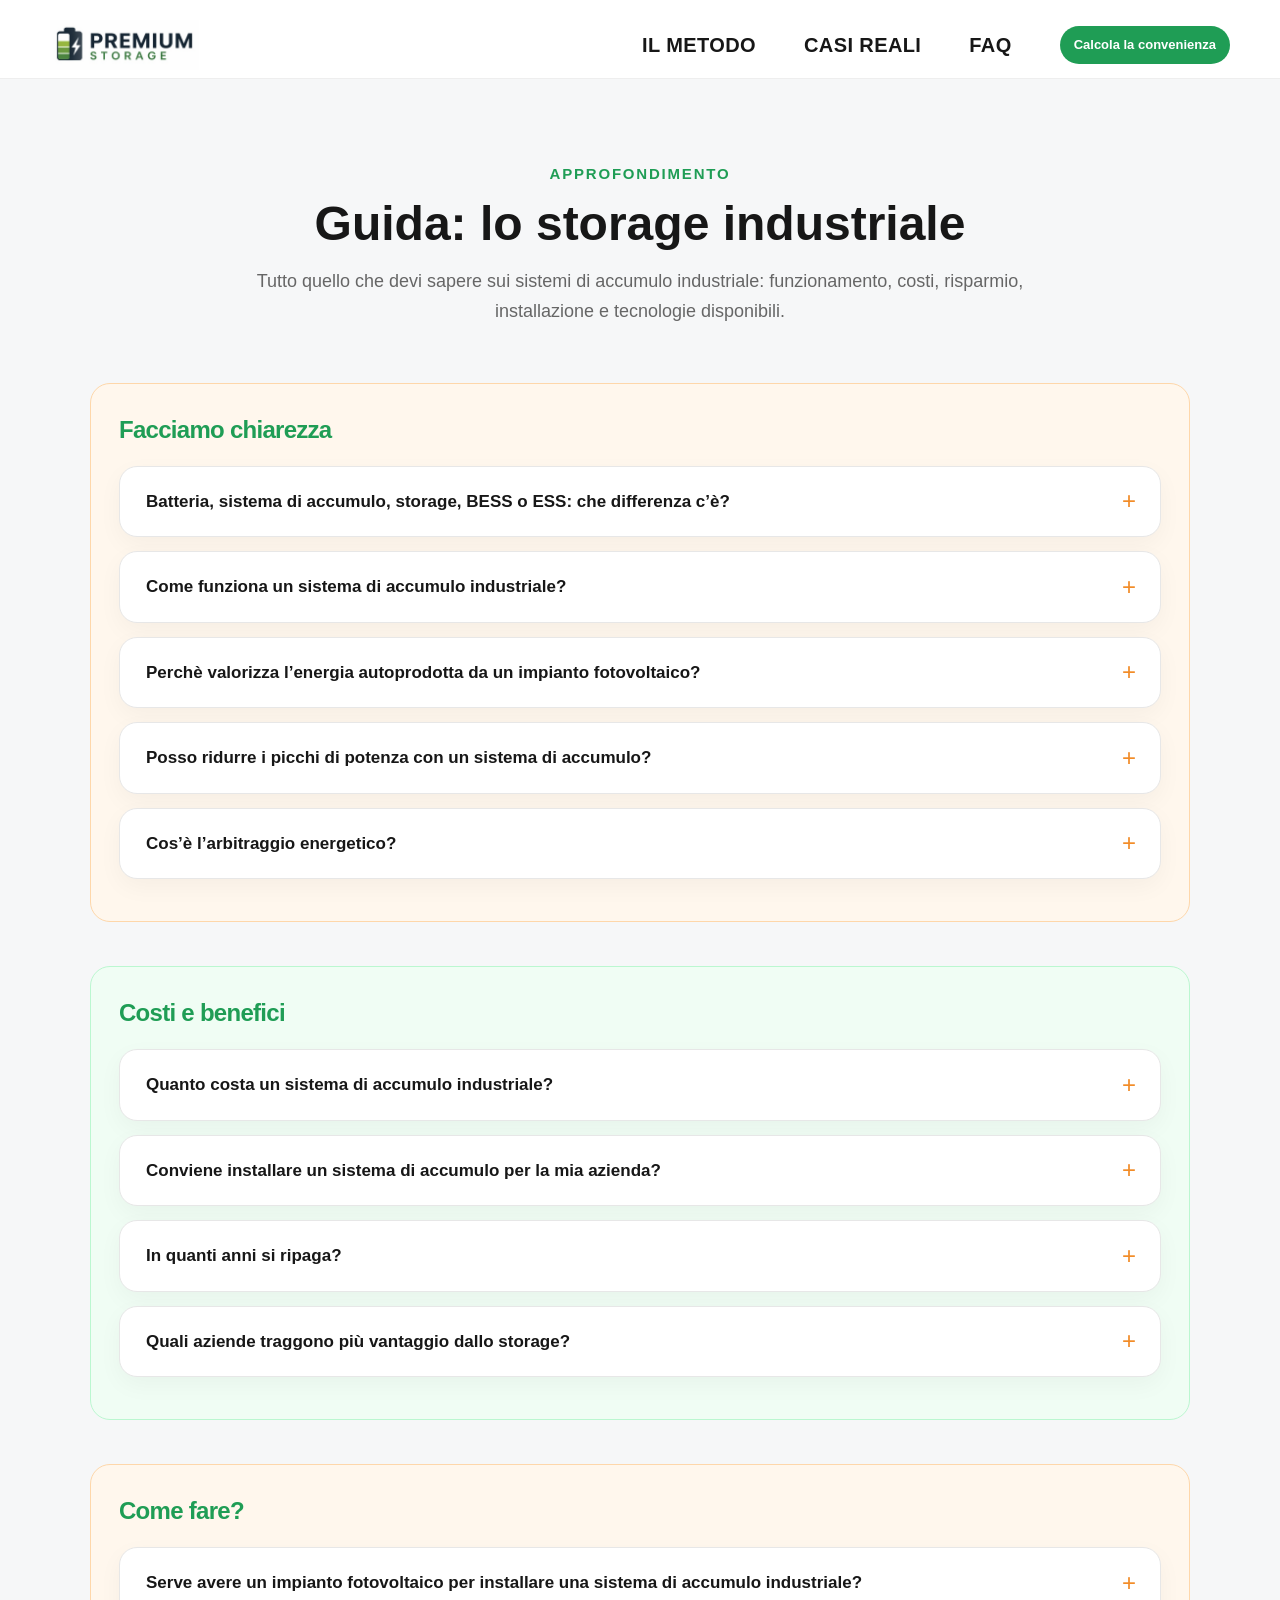
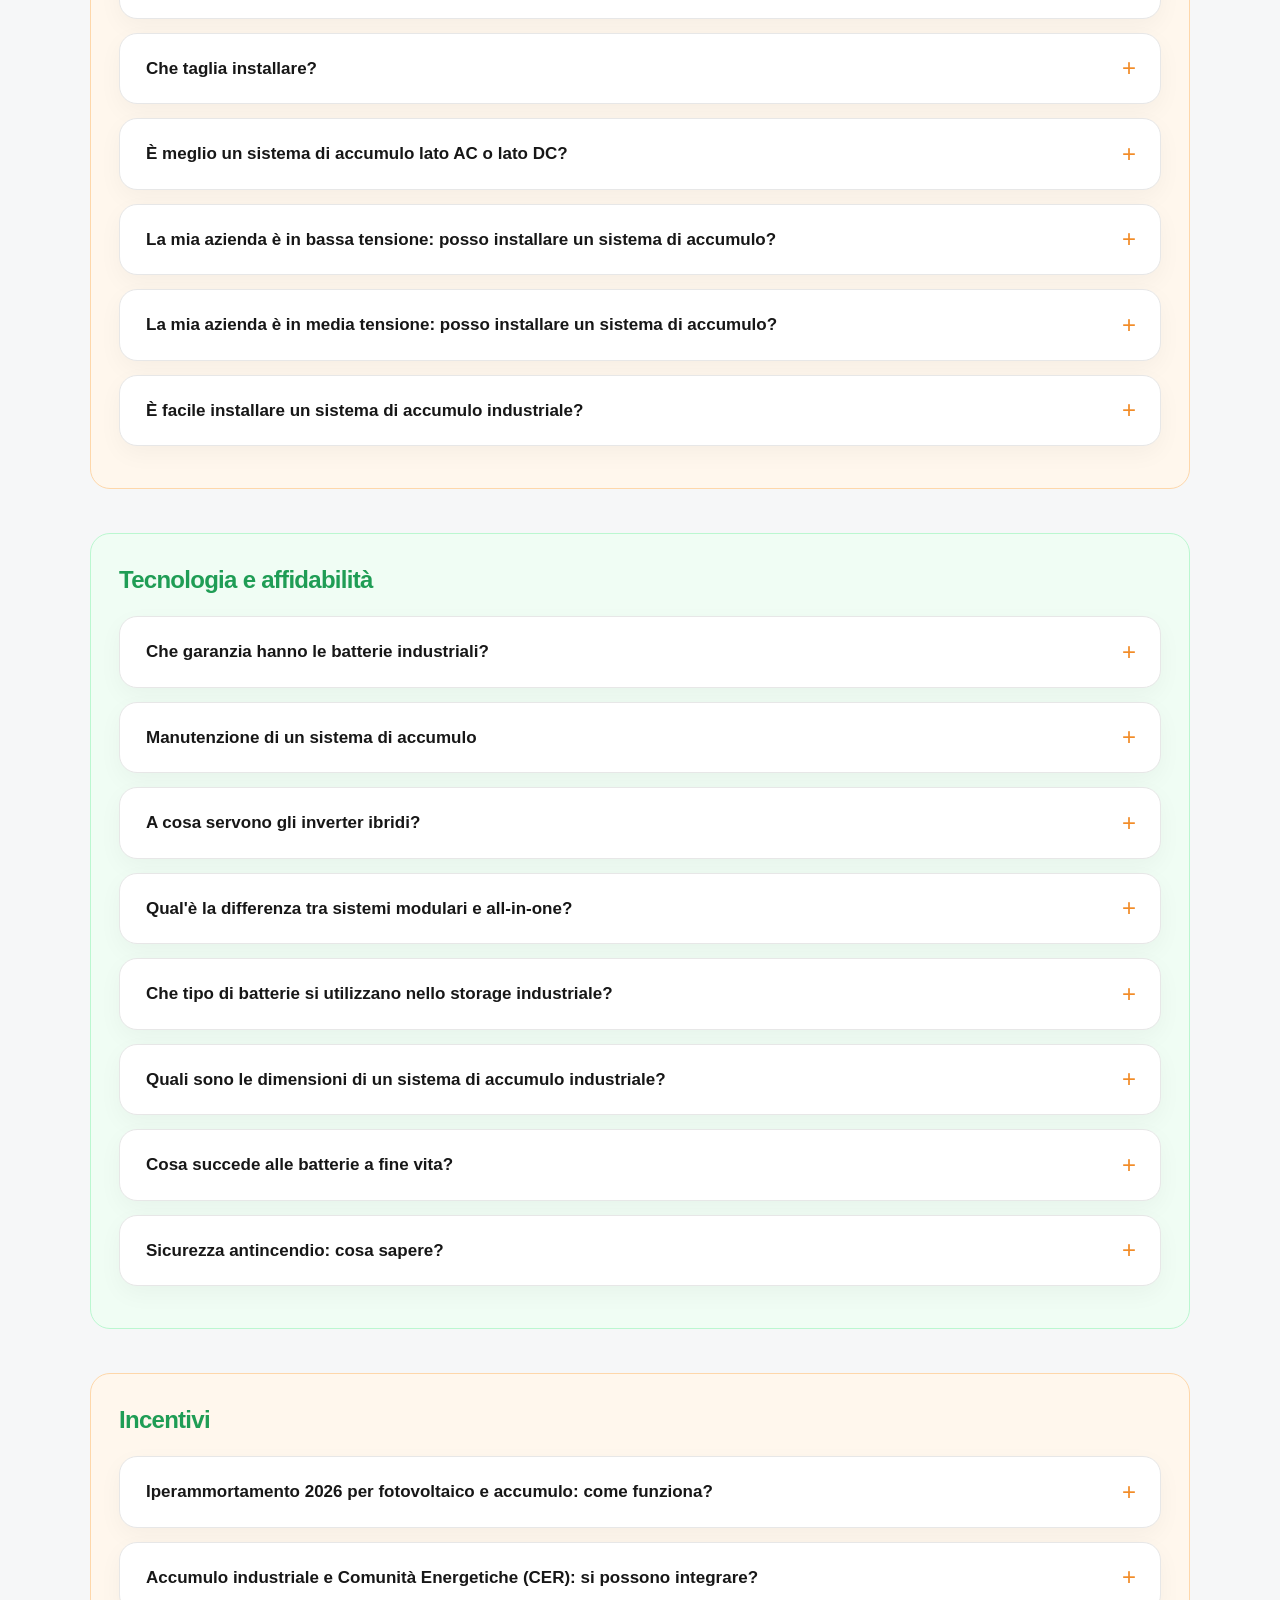
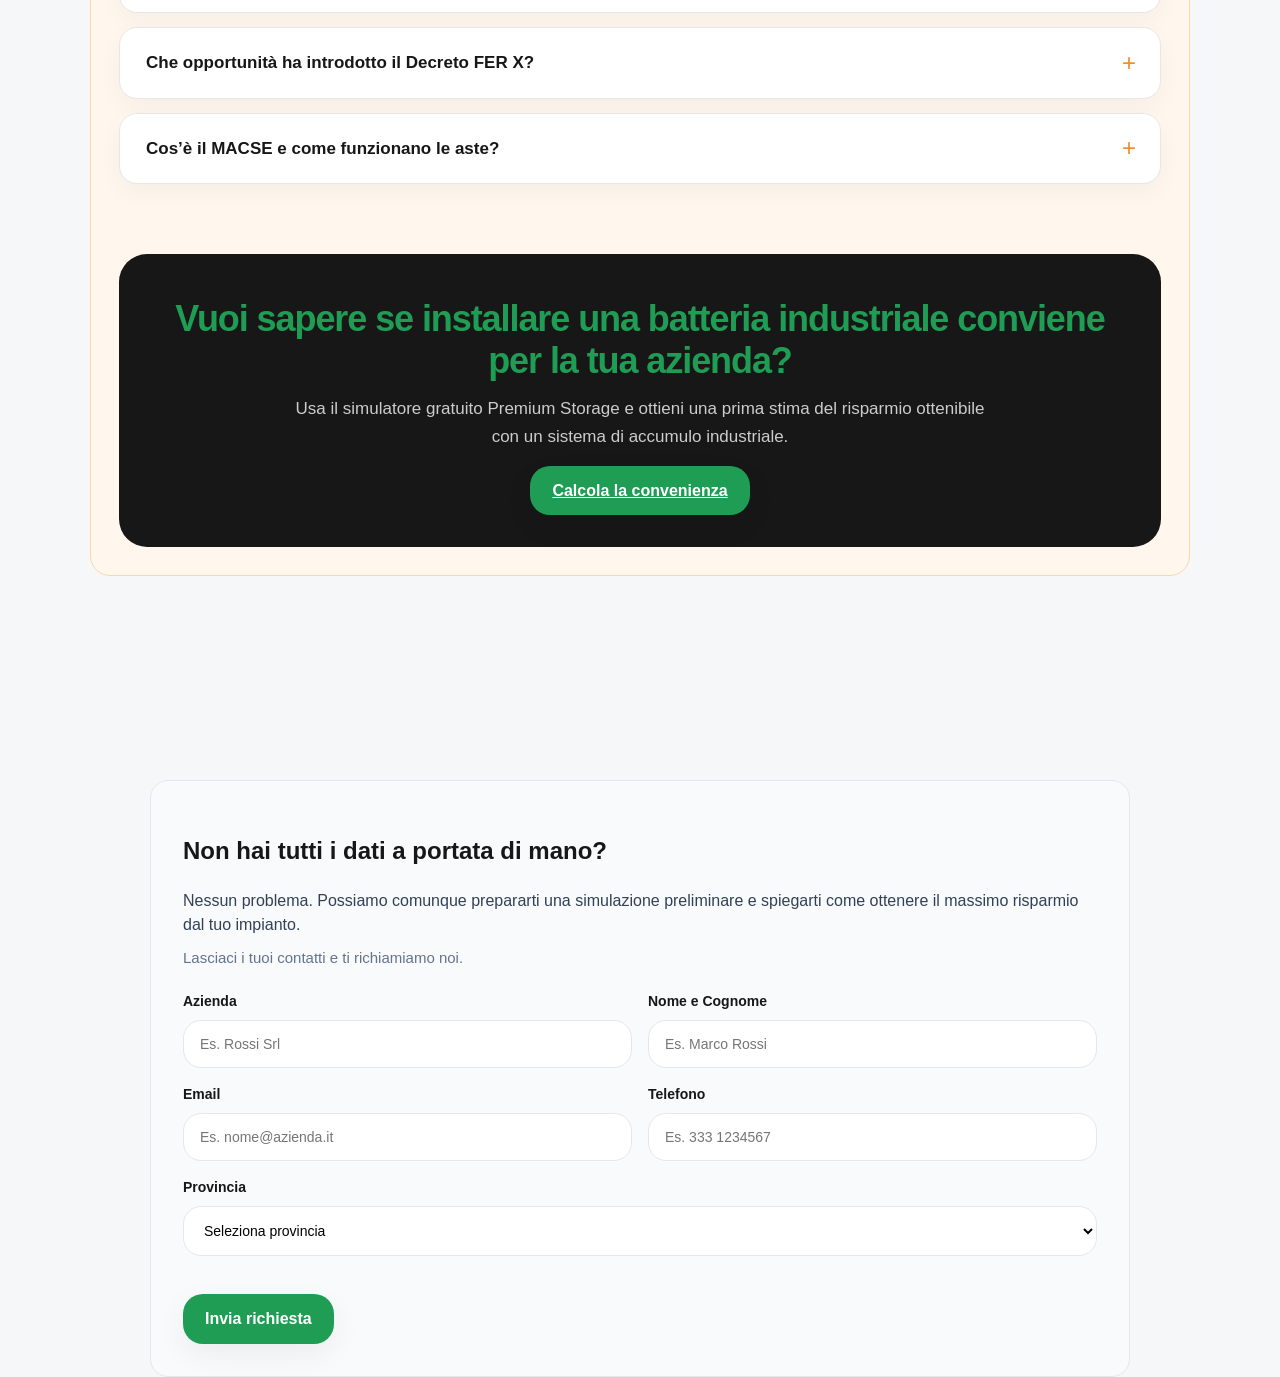
<file: faq/index.html>
<!DOCTYPE html>

<html lang="it">

<head>

  <meta charset="UTF-8">

  <meta name="viewport" content="width=device-width, initial-scale=1.0">

  <title>FAQ Storage Industriale | Premium Storage</title>

  <link rel="stylesheet" href="/style.css">

</head>
<body>
<header class="ps-navbar">
  <div class="ps-nav-container">

    <a href="/" class="ps-logo">
      <img src="/logo-premium-storage.png" alt="Premium Storage" />
    </a>

    <div class="ps-nav-links">
      <a href="/metodo/" class="ps-nav-link">IL METODO</a>
      <a href="/casi_reali/" class="ps-nav-link">CASI REALI</a>
      <a href="/faq/" class="ps-nav-link">FAQ</a>

      <a href="/#simulatorFormAnchor" class="ps-nav-cta">
        Calcola la convenienza
      </a>
    </div>

  </div>
</header>

<!-- FAQ SECTION -->
<section class="ps-faq-section" id="faq">
  <div class="ps-faq-container">

    <div class="ps-section-header">
      <span class="ps-eyebrow">Approfondimento</span>
      <h2>Guida: lo storage industriale</h2>
      <p>
        Tutto quello che devi sapere sui sistemi di accumulo industriale:
        funzionamento, costi, risparmio, installazione e tecnologie disponibili.
      </p>
    </div>

    <div class="ps-faq-category">
      <h3>Facciamo chiarezza</h3>

      <details>
        <summary>Batteria, sistema di accumulo, storage, BESS o ESS: che differenza c’è?</summary>
       <p>

    Questi termini vengono spesso usati per indicare soluzioni molto simili, anche se con alcune differenze tecniche.

  </p>

  <p>

    Con <strong>batteria</strong> si intende il componente che immagazzina l’energia. 

    Con <strong>sistema di accumulo</strong> o <strong>storage</strong>, invece, si indica il sistema completo: batteria, inverter, elettronica di gestione e software di controllo.

  </p>

  <p>

    <strong>ESS</strong> significa <em>Energy Storage System</em>, cioè sistema di accumulo energetico. 

    <strong>BESS</strong> significa <em>Battery Energy Storage System</em> e indica in modo più preciso un sistema di accumulo basato su batterie.

  </p>

  <p>

    In pratica, quando si parla di installare uno <strong>storage aziendale</strong> o un <strong>BESS industriale</strong>, si intende quasi sempre un impianto completo, non una semplice batteria.

  </p>

  <p>

    La differenza economica nasce proprio dalla gestione intelligente dell’energia: autoconsumo, riduzione dei picchi, integrazione con il fotovoltaico e ottimizzazione dei consumi aziendali.

  </p>
 </details>
      <details>
        <summary>Come funziona un sistema di accumulo industriale?</summary>
        <p>Un sistema di accumulo industriale è un insieme di batterie, inverter e sistemi di controllo che gestiscono l’energia in modo intelligente.</p>
        <p>Serve per immagazzinare energia aumentando <strong>l’autoconsumo prodotto</strong> dall'eventuale impianto fotovoltaico quindi risparmiare di più, ma non solo. Può permettere all'azienda di fare <strong>peak shaving</strong> (ridurre i picchi di consumo), <strong>arbitraggio energetico</strong> (acquistare quando costa meno),  <strong>ridurre la potenza</strong> impegnata contrattualmente, assicurare <strong>continuità operativa</strong>. Un insieme quindi di benefici volti a  ridurre significativamente i costi energetici aziendali.</p>
      </details>

<details>
        <summary>Perchè valorizza l’energia autoprodotta da un impianto fotovoltaico?</summary>
<p>

    Senza un sistema di accumulo, gran parte dell’energia prodotta dal fotovoltaico viene immessa in rete e valorizzata a un prezzo generalmente basso.

  </p>

  <p>

    Un <strong>sistema di accumulo (storage)</strong> permette invece di trattenere l’energia prodotta in eccesso e utilizzarla quando serve davvero, aumentando in modo significativo il valore economico dell’impianto.

  </p>

  <p>

    La <strong>batteria</strong> accumula l’energia durante le ore di produzione (tipicamente di giorno) e la rende disponibile:

  </p>

  <ul>

    <li>nelle ore serali o notturne</li>

    <li>nei momenti di maggiore consumo</li>

    <li>quando il costo dell’energia è più elevato</li>

  </ul>

  <p>

    In questo modo si passa da una logica di semplice produzione a una logica di <strong>gestione intelligente dell’energia</strong>, dove ogni kWh viene utilizzato nel momento più conveniente.

  </p>

  <p>

    I principali vantaggi sono:

  </p>

  <ul>

    <li><strong>Maggiore autoconsumo</strong> dell’energia prodotta</li>

    <li><strong>Riduzione dell’energia acquistata</strong> dalla rete</li>

    <li><strong>Minore esposizione alle variazioni dei prezzi</strong> energetici</li>

    <li><strong>Possibilità di valorizzare l’energia</strong> nei momenti più convenienti</li>

  </ul>

  <p>

     In sintesi, un sistema di accumulo trasforma il fotovoltaico da semplice fonte di risparmio a <strong>leva strategica per ottimizzare i costi energetici aziendali</strong>.

  </p>

      </details>
  

      
     <details>
      
 <summary>Posso ridurre i picchi di potenza con un sistema di accumulo?</summary>
  <div class="faq-item">
  <p>
    Sì, un sistema di accumulo può aiutare a <strong>ridurre la potenza impegnata</strong> o evitare costosi aumenti della potenza contrattuale.
  </p>

  <p>
    Durante i momenti di maggiore richiesta energetica (picchi), la batteria interviene fornendo energia aggiuntiva. 
    In questo modo si limita il prelievo dalla rete e si mantiene la potenza richiesta entro i limiti contrattuali.
  </p>

  <p>
    Questo meccanismo, chiamato <strong>peak shaving</strong>, consente di:
  </p>

  <ul>
    <li><strong>evitare sforamenti di potenza</strong> e relative penali</li>
    <li><strong>ridurre la potenza impegnata</strong> e i costi fissi in bolletta</li>
    <li><strong>stabilizzare i consumi</strong> rendendoli più prevedibili</li>
  </ul>

  <p>
    È particolarmente utile in aziende che:
  </p>

  <ul>
    <li>utilizzano macchinari energivori che si attivano in modo discontinuo</li>
    <li>stanno introducendo nuove linee produttive</li>
    <li>hanno picchi di assorbimento elevati rispetto ai consumi medi</li>
  </ul>

  <p>
     In molti casi, lo storage permette di <strong>evitare costosi adeguamenti della cabina elettrica</strong> 
    o della connessione alla rete, che possono richiedere investimenti anche molto elevati e tempi lunghi.
  </p>

  <p>
     In sintesi, un sistema di accumulo non serve solo a risparmiare energia, ma anche a <strong>ottimizzare la potenza disponibile</strong>, 
    riducendo costi fissi e investimenti infrastrutturali.
  </p>
</div>
        </details>
      
      <details>
        <summary>Cos’è l’arbitraggio energetico?</summary>
        <p>L’arbitraggio energetico consiste nell’<strong>acquistare energia quando costa meno e utilizzarla quando costa di più.</strong></p>
        <p>Con un sistema di accumulo industriale, l’azienda può caricare la batteria nelle <strong>fasce orarie più convenienti</strong> e usarla nei momenti in cui il costo dell’energia è maggiore.</p> 
         <p> Non è necessaria la presenza di un impianto fotovoltaico per poterne beneficiare.</p>
      </details>
 </div>
     

      

    <div class="ps-faq-category">
      <h3>Costi e benefici</h3>

      <details>
        <summary>Quanto costa un sistema di accumulo industriale?</summary>
        <div class="faq-item">

  
  <p>
    Il costo di un sistema di accumulo industriale si aggira indicativamente tra <strong>30.000€ e 50.000€ per ogni 100 kWh</strong> di capacità installata.
  </p>

  <p>
    Per taglie più piccole, il costo per kWh può essere più elevato, mentre aumentando la capacità si ottengono generalmente economie di scala.
  </p>

  <p>
    Il prezzo finale dipende da diversi fattori, tra cui:
  </p>

  <ul>
    <li>capacità totale del sistema (kWh)</li>
    <li>potenza (kW) e prestazioni richieste</li>
    <li>tecnologia utilizzata</li>
    <li>integrazione con impianti fotovoltaici esistenti</li>
    <li>complessità dell’installazione</li>
  </ul>

  <p>
    Dal punto di vista tecnico, esistono due principali configurazioni:
  </p>

  <ul>
    <li>
      <strong>Fino a circa 100 kWh:</strong> si utilizzano spesso sistemi modulari, con batterie impilabili da pochi kWh ciascuna. 
      Sono soluzioni flessibili e scalabili, ideali per esigenze progressive.
    </li>
    <li>
      <strong>Oltre i 100 kWh:</strong> si adottano più frequentemente soluzioni <em>all-in-one</em> (cabinet preassemblati), 
      che integrano batterie, inverter e sistemi di controllo in un unico blocco. 
      Questi sistemi consentono <strong>installazioni più rapide</strong> e una maggiore standardizzazione.
    </li>
  </ul>

  <p>
   In sintesi, il costo va sempre valutato in funzione dell’applicazione: più che il prezzo iniziale, è fondamentale considerare il <strong>ritorno economico</strong> legato al risparmio energetico e all’ottimizzazione dei consumi.
  </p>

</details>
      <details>
        <summary>Conviene installare un sistema di accumulo per la mia azienda?</summary>
        <div class="faq-item">  
  <p>
    Nella maggior parte dei casi, sì. Un sistema di accumulo è particolarmente conveniente per aziende con:
  </p>

  <ul>
    <li>consumi energetici elevati</li>
    <li>impianto fotovoltaico esistente o in progetto</li>
    <li>picchi di potenza (costi elevati in bolletta)</li>
    <li>costi dell’energia significativi o variabili</li>
  </ul>

  <p>
    Lo <strong>storage industriale</strong> permette di:
  </p>

  <ul>
    <li><strong>ridurre la bolletta</strong> utilizzando meno energia dalla rete</li>
    <li><strong>aumentare l’autoconsumo</strong> dell’energia fotovoltaica</li>
    <li><strong>tagliare i picchi di potenza</strong> (peak shaving)</li>
    <li><strong>rendere i costi energetici più prevedibili</strong></li>
  </ul>

  <p>
    In particolare, risulta molto efficace in situazioni come:
  </p>

  <ul>
    <li>aziende che lavorano principalmente di giorno ma hanno consumi anche la sera</li>
    <li>attività con macchinari energivori che generano picchi improvvisi</li>
    <li>realtà con produzione fotovoltaica non completamente autoconsumata</li>
  </ul>

  <p>
     È importante però sapere che non è sempre la soluzione ideale: 
    in presenza di consumi molto bassi o già perfettamente allineati alla produzione fotovoltaica, i benefici possono essere limitati.
  </p>

  <p>
    Per questo motivo, la convenienza reale si valuta sempre con un’analisi personalizzata: 
    il parametro chiave non è solo il costo iniziale, ma il <strong>ritorno economico nel tempo</strong> 
    (risparmio annuo, riduzione dei picchi e ottimizzazione dell’energia).
  </p>

  <p>
     In sintesi, quando ben dimensionato, un sistema di accumulo diventa una <strong>leva strategica</strong> 
    per ridurre i costi e aumentare l’efficienza energetica aziendale.
  </p>

      </details>

      <details>
        <summary>In quanti anni si ripaga?</summary>
<div class="faq-item">
  <p>
    Un sistema di accumulo  industriale si ripaga generalmente tra <strong>3 e 6 anni</strong>, in base al profilo di consumo dell’azienda e al costo dell’energia.
  </p>

  <p>
    Il tempo di rientro dipende da diversi fattori chiave:
  </p>

  <ul>
    <li><strong>Prezzo dell’energia</strong> acquistata dalla rete</li>
    <li><strong>Presenza e dimensionamento del fotovoltaico</strong></li>
    <li><strong>Quota di autoconsumo</strong> migliorabile grazie allo storage</li>
    <li><strong>Picchi di potenza</strong> (e possibilità di fare peak shaving)</li>
    <li><strong>Profilo di utilizzo</strong> dell’energia durante la giornata</li>
  </ul>

  <p>
    In particolare, i tempi di rientro si riducono quando:
  </p>

  <ul>
    <li>una parte significativa dell’energia fotovoltaica viene oggi immessa in rete</li>
    <li>l’azienda ha consumi anche nelle ore serali o notturne</li>
    <li>sono presenti picchi di potenza costosi</li>
    <li>il costo dell’energia è elevato o variabile</li>
  </ul>

  <p>
    Oltre al risparmio diretto, è importante considerare anche i benefici indiretti:
  </p>

  <ul>
    <li>maggiore <strong>stabilità e prevedibilità dei costi energetici</strong></li>
    <li>riduzione dei rischi legati all’aumento dei prezzi dell’energia</li>
    <li>possibile <strong>riduzione della potenza impegnata</strong> e dei costi fissi</li>
  </ul>

  <p>
    In alcuni casi particolarmente favorevoli, il rientro può essere anche <strong>inferiore ai 3 anni</strong>, mentre in situazioni meno ottimizzate può allungarsi.
  </p>

  <p>
    Per questo motivo, la valutazione più corretta si basa sempre su una simulazione personalizzata: 
    non conta solo quanto costa la batteria, ma quanto riesce a <strong>generare valore ogni anno</strong>.
  </p>
</div>
              </details>
<details>
    
  <summary>Quali aziende traggono più vantaggio dallo storage?</summary>
    <div class="faq-item">
  <p>
    Le aziende che ottengono i maggiori benefici da un sistema di accumulo sono quelle con 
    <strong>consumi energetici elevati, continui o concentrati in specifiche fasce orarie</strong>.
  </p>

  <p>
    In questi casi, lo storage permette di ottimizzare l’utilizzo dell’energia, ridurre i costi 
    e migliorare l’efficienza complessiva.
  </p>

  <p>
    In particolare, lo storage è molto efficace per:
  </p>

  <ul>
    <li>
      <strong>Industrie manifatturiere</strong> (metalmeccanica, plastica, legno, ceramica) 
      con consumi elevati e picchi di potenza
    </li>
    <li>
      <strong>Aziende della catena del freddo</strong> (celle frigorifere, logistica alimentare, GDO) 
      con consumi continui 24/7
    </li>
    <li>
      <strong>Logistica e magazzini</strong> con utilizzo intensivo di impianti elettrici
    </li>
    <li>
      <strong>Laboratori e officine</strong> con macchinari energivori e carichi variabili
    </li>
    <li>
      <strong>Strutture del terziario</strong> (hotel, centri commerciali, cliniche, uffici) 
      con consumi concentrati durante il giorno e la sera
    </li>
  </ul>

  <p>
    I benefici aumentano ulteriormente quando l’azienda:
  </p>

  <ul>
    <li>ha già un impianto fotovoltaico o sta valutando di installarlo</li>
    <li>non riesce a autoconsumare tutta l’energia prodotta</li>
    <li>presenta picchi di potenza che incidono sui costi</li>
    <li>subisce forti variazioni nel prezzo dell’energia</li>
  </ul>

  <p>
     Anche aziende più piccole possono trarre vantaggio, ma è fondamentale analizzare il profilo energetico: 
    il vero valore dello storage emerge quando c’è <strong>energia da ottimizzare, non solo da consumare</strong>.
  </p>

  <p>
    In sintesi, lo storage è particolarmente efficace in tutte le realtà dove l’energia rappresenta 
    una <strong>voce di costo significativa e gestibile in modo strategico</strong>.
  </p>

</details>
    </div>
    
      <div class="ps-faq-category">
      <h3>Come fare?</h3>

      <details>
        <summary>Serve avere un impianto fotovoltaico per installare una sistema di accumulo industriale?</summary>
        <p>No, un sistema di accumulo industriale può funzionare anche senza fotovoltaico.</p>
        <p>Il fotovoltaico aumenta il beneficio, ma non è obbligatorio.</p>
      <p> Tuttavia per un'azienda che vuole ridurre la propria bolletta energetica, lo storage abbinato al FV è quasi sempre la scelta più conveniente: il payback è più rapido grazie alla combinazione di autoconsumo aumentato, peak shaving e valorizzazione dell'energia prodotta. 
        Lo storage standalone ha senso solo in casi specifici (assenza di superficie utile per il FV, necessità solo di peak shaving, partecipazione a mercati specifici).</p>
      
      
      
      
      
      </details>

 <details>
        <summary>Che taglia installare?</summary>
        <div class="faq-item">

  
  <p>
    I sistemi di accumulo industriale sono disponibili in diverse dimensioni, che si misurano principalmente in 
    <strong>capacità (kWh)</strong> e <strong>potenza (kW)</strong>.
  </p>

  <p>
    La <strong>capacità (kWh)</strong> indica quanta energia può essere immagazzinata, mentre la 
    <strong>potenza (kW)</strong> indica quanta energia può essere fornita in un determinato momento.
  </p>

  <p>
    In termini pratici:
  </p>

  <ul>
    <li>la capacità determina <strong>per quanto tempo</strong> la batteria può alimentare l’azienda</li>
    <li>la potenza determina <strong>quanti carichi</strong> può sostenere contemporaneamente</li>
  </ul>

  <p>
    Le soluzioni industriali partono generalmente da <strong>50–100 kWh</strong> e possono arrivare a 
    <strong>centinaia di kWh o diversi MWh</strong>, in base alle esigenze.
  </p>

  <p>
    Non esiste un limite massimo standard: la dimensione del sistema dipende da fattori come 
    spazio disponibile, connessione elettrica e obiettivi energetici dell’azienda.
  </p>

  <p>
    Grazie alla modularità, è possibile <strong>partire con una configurazione iniziale</strong> e 
    aumentare la capacità nel tempo.
  </p>

  <p>
    In sintesi, la dimensione giusta non è una sola: è quella che bilancia 
    <strong>quanta energia serve e quando serve</strong>.
  </p>
</div>
 </details>


        
      <details>
        <summary>È meglio un sistema di accumulo lato AC o lato DC?</summary>
        <div class="faq-item">
  <h3>È meglio lato AC o lato DC?</h3>
  
  <p>
    La scelta tra accumulo lato AC (corrente alternata) e lato DC (corrente continua) dipende dall’impianto esistente e dagli obiettivi dell’azienda.
  </p>

  <p>
    La differenza principale riguarda <strong>dove viene collegata la batteria</strong>:
  </p>

  <ul>
    <li>
      <strong>Lato DC:</strong> la batteria è collegata direttamente al fotovoltaico, prima dell’inverter. 
      In questo modo l’energia prodotta viene accumulata senza ulteriori conversioni, con una 
      <strong>maggiore efficienza complessiva</strong>.
    </li>
    <li>
      <strong>Lato AC:</strong> la batteria è collegata dopo l’inverter, sul lato corrente alternata dell’impianto. 
      Questo comporta una conversione in più, ma offre <strong>maggiore flessibilità</strong>.
    </li>
  </ul>

  <p>
    In generale:
  </p>

  <ul>
    <li>
      il <strong>lato DC</strong> è ideale in impianti nuovi o quando si installa il fotovoltaico insieme allo storage
    </li>
    <li>
      il <strong>lato AC</strong> è spesso la scelta migliore su impianti già esistenti, perché si integra più facilmente senza modifiche importanti
    </li>
  </ul>

  <p>
    In sintesi, il lato DC privilegia l’efficienza, mentre il lato AC privilegia la semplicità di integrazione.
  </p>
</div>
      </details>

      <details>
        <summary>La mia azienda è in bassa tensione: posso installare un sistema di accumulo?</summary>
        <p>Sì, i sistemi di accumulo industriale possono essere installati anche in bassa tensione.</p>
        <p>Sono adatti a PMI, attività commerciali, laboratori, artigiani e piccole industrie che vogliono ridurre i costi energetici e migliorare l’autoconsumo.</p>
      </details>

      <details>
        <summary>La mia azienda è in media tensione: posso installare un sistema di accumulo?</summary>
        <p>Sì, i sistemi di accumulo sono utilizzati anche in media tensione.</p>
        <p>In questi casi sono particolarmente indicati per aziende energivore, impianti industriali complessi e realtà con consumi elevati o picchi importanti.</p>
      </details>

      <details>
        <summary>È facile installare un sistema di accumulo industriale?</summary>
        <p>L’installazione è relativamente rapida se il progetto viene seguito da professionisti qualificati.</p>
        <p>I tempi dipendono dalla potenza, dalla capacità, dagli spazi disponibili e dall’integrazione con l’impianto elettrico aziendale.</p>
    <p>E' fondamentale affidarsi a un <strong>installatore qualificato</strong> perchè un sistema di accumulo industriale richiede progettazione corretta, sicurezza elettrica, conformità normativa e configurazione professionale per ottenere prestazioni reali.</p>
      </details>
      </div>
     
      
    <div class="ps-faq-category">
      <h3>Tecnologia e affidabilità</h3>

       <details>
        <summary>Che garanzia hanno le batterie industriali?</summary>
        <p>Le batterie industriali hanno generalmente garanzie comprese tra 5 e 10 anni.</p>
        <p>Alcuni produttori offrono garanzie basate su anni, cicli di carica/scarica o capacità residua minima dopo un certo periodo di utilizzo.</p>
      </details>

<details>
  <summary>Manutenzione di un sistema di accumulo</summary>
  
  <p>
    Un sistema di accumulo industriale richiede una <strong>manutenzione periodica</strong> per garantire efficienza, sicurezza e durata nel tempo.
  </p>

  <p>
    Le principali attività includono:
  </p>

  <ul>
    <li>controllo dei moduli batteria e degli inverter</li>
    <li>verifica del sistema di gestione (BMS)</li>
    <li>controllo della temperatura e della ventilazione</li>
    <li>test delle protezioni elettriche</li>
    <li>aggiornamenti software e monitoraggio</li>
  </ul>

  <p>
    I costi di manutenzione ordinaria sono generalmente contenuti e si aggirano tra <strong>l’1% e il 2% del valore dell’impianto all’anno</strong>.
  </p>

  <p>
    Ad esempio, un sistema da 100 kWh con un costo di circa 40.000€ ha una manutenzione tipica tra 
    <strong>400€ e 800€ all’anno</strong>.
  </p>

  <p>
     Molti fornitori offrono contratti di manutenzione con monitoraggio remoto e interventi programmati, 
    che permettono di mantenere i costi prevedibili e garantire la continuità operativa.
  </p>
</details>

      <details>
        <summary>A cosa servono gli inverter ibridi?</summary>
        <p>Gli inverter ibridi gestiscono sia l’energia prodotta dal fotovoltaico sia quella immagazzinata nelle batterie.</p>
        <p>Permettono di convertire l’energia, controllare carica e scarica della batteria e ottimizzare i flussi energetici dell’impianto.</p>
      </details>

      <details>
        <summary>Qual'è la differenza tra sistemi modulari e all-in-one?</summary>
        <p>I sistemi modulari permettono di aggiungere capacità nel tempo, mentre i sistemi all-in-one integrano batterie, inverter e controllo in una soluzione compatta.</p>
        <p>Il modulare offre maggiore flessibilità; l’all-in-one semplifica installazione, gestione e ingombri.</p>
      </details>

      <details>
        <summary>Che tipo di batterie si utilizzano nello storage industriale?</summary>
        <p>Oggi le batterie più utilizzate nei sistemi di accumulo industriale sono al litio, in particolare con tecnologia LFP, litio-ferro-fosfato.</p>
        <p>Questa chimica è apprezzata per sicurezza, stabilità, durata e affidabilità nelle applicazioni industriali.</p>
      </details>

      <details>
        <summary>Quali sono le dimensioni di un sistema di accumulo industriale?</summary>
        <p>Le dimensioni di un sistema di accumulo industriale dipendono ovviamente dalla taglia (capacità misurabile in kWh) della batteria e dal tipo di chimica utilizzata.</p>
      
        <p>Un sistema da 100 kWh con tecnologia LFP litio-ferro-fosfato (la più diffusa), può superare di poco la tonellata e ha in genere dimensioni di 2000*1000*1200mm. Il posizionamento deve essere valutato in fase progettuale.</p>
      </details>

  <details>    
  <summary>Cosa succede alle batterie a fine vita?</summary>
  
  <p>
    Le batterie dei sistemi di accumulo industriale hanno una durata tipica di 
    <strong>10–15 anni</strong>. Al termine della loro vita utile non diventano un rifiuto, 
    ma seguono due possibili percorsi: <strong>second life</strong> o <strong>riciclo</strong>.
  </p>

  <ul>
    <li>
      <strong>Second life:</strong> se mantengono ancora una capacità del 70–80%, 
      possono essere riutilizzate in applicazioni meno intensive (backup, accumulo residenziale), 
      prolungandone l’utilizzo di diversi anni.
    </li>
    <li>
      <strong>Riciclo:</strong> vengono trattate da impianti specializzati per recuperare materiali 
      come litio, nichel e altri componenti, che vengono reimmessi nel ciclo produttivo.
    </li>
  </ul>

  <p>
    Le normative europee più recenti prevedono obblighi sempre più stringenti su tracciabilità, 
    recupero dei materiali e responsabilità del produttore.
  </p>

  <p>
    In pratica, scegliendo fornitori conformi, il fine vita della batteria è 
    <strong>gestito in modo sicuro e senza oneri imprevisti per l’azienda</strong>.
  </p>
</details>

<details>  
  <summary>Sicurezza antincendio: cosa sapere?</summary>
  
  <p>
    I sistemi di accumulo industriale sono progettati per essere sicuri. Le batterie più diffuse (LFP) 
    sono <strong>stabili e meno infiammabili</strong> rispetto ad altre tecnologie.
  </p>

  <p>
    Tuttavia, la sicurezza dipende da una <strong>progettazione e installazione corrette</strong>, che includono:
  </p>

  <ul>
    <li>distanze di sicurezza e posizionamento adeguato</li>
    <li>sistemi di rilevazione (fumo, calore, gas)</li>
    <li>sistemi di spegnimento dedicati</li>
    <li>ventilazione e controllo della temperatura</li>
  </ul>

  <p>
    Le norme di riferimento includono il Codice di Prevenzione Incendi (DM 3 agosto 2015 e successive modifiche), eventuali regole tecniche verticali emanate dal Ministero dell'Interno, le norme tecniche IEC 62619 e IEC 63056 sulla sicurezza dei sistemi di batterie stazionari, e per impianti di taglia significativa può essere necessario il parere preventivo dei Vigili del Fuoco.</p> 
    <p>Affidarsi a un installatore qualificato che gestisca tutte queste verifiche è essenziale per la sicurezza e la conformità normativa.</p>
   
  <p>
    Affidarsi a un installatore qualificato è fondamentale per garantire 
    <strong>sicurezza e conformità normativa</strong>.
  </p>
</div>

        <div class="ps-faq-category">
      <h3>Incentivi</h3>

    <details>
  <summary>Iperammortamento 2026 per fotovoltaico e accumulo: come funziona?</summary>
  <p>L'iperammortamento <strong>non è un credito d'imposta</strong> (come era in Transizione 4.0/5.0) ma una <strong>maggiorazione del costo fiscalmente deducibile</strong>: l'azienda può dedurre quote di ammortamento calcolate su un valore "aumentato" rispetto al costo effettivo del bene.</p>

  <p><strong>Aliquote effettive 2026:</strong></p>

  <table class="faq-table">
    <thead>
      <tr>
        <th>Scaglione di investimento</th>
        <th>Maggiorazione</th>
        <th>Risparmio fiscale (IRES 24%)</th>
      </tr>
    </thead>
    <tbody>
      <tr>
        <td>Fino a 2,5 milioni €</td>
        <td><strong>+180%</strong></td>
        <td><strong>43,2%</strong> del costo</td>
      </tr>
      <tr>
        <td>Da 2,5 a 10 milioni €</td>
        <td>+100%</td>
        <td>24%</td>
      </tr>
      <tr>
        <td>Da 10 a 20 milioni €</td>
        <td>+50%</td>
        <td>12%</td>
      </tr>
    </tbody>
  </table>

  <p>Quindi per un'azienda PMI tipica (sotto i 2,5 milioni di investimento), il risparmio fiscale reale è il <strong>43,2% del costo dell'investimento</strong>.</p>

  <p><strong>Esempio per FV + accumulo:</strong> per un investimento da 100.000 € in un impianto fotovoltaico + accumulo:</p>

  <ul class="faq-list">
    <li>Costo fiscale riconosciuto: 100.000 € × 2,80 = <strong>280.000 €</strong></li>
    <li>Maggiorazione (extra-deduzione): <strong>180.000 €</strong></li>
    <li>Risparmio IRES (24%): 180.000 × 24% = <strong>43.200 €</strong></li>
  </ul>

  <p><strong>Requisiti per il fotovoltaico:</strong> i moduli devono essere iscritti al Registro ENEA categoria B o C:</p>

  <ul class="faq-list">
    <li><strong>Categoria B:</strong> celle prodotte in UE, efficienza cella ≥ 23,5%</li>
    <li><strong>Categoria C:</strong> celle bifacciali a eterogiunzione (HJT) o tandem prodotte in UE, efficienza cella ≥ 24%</li>
  </ul>

  <p>La Categoria A (la più economica, efficienza ≥ 21,5%) è stata esclusa dall'agevolazione dal maxi-emendamento di dicembre 2025.</p>

  <p><strong>Requisiti per lo storage:</strong> lo storage è agevolabile <strong>solo se acquistato insieme a un nuovo impianto fotovoltaico</strong>. Non si può aggiungere uno storage a un impianto FV preesistente sfruttando l'iperammortamento — è una novità importante introdotta nei decreti attuativi.</p>

  <p>Per gli inverter, batterie e componentistica ausiliaria, il vincolo Made in EU è stato rimosso dal DL 38/2026 (28 marzo 2026): possono provenire da qualsiasi area geografica.</p>

  <p><strong>Requisito "4.0":</strong> per i beni 4.0 generali serve l'interconnessione al sistema aziendale di gestione della produzione, ovvero la presenza di un sistema EMS/HEMS che monitora e ottimizza i flussi energetici. Sui beni "green" (FV+storage) il requisito 4.0 ha sfumature diverse — da verificare con un consulente fiscale caso per caso.</p>
</details>


          <details>
  <summary>Accumulo industriale e Comunità Energetiche (CER): si possono integrare?</summary>
<p>

    Sì, i sistemi di accumulo industriale e le <strong>Comunità Energetiche Rinnovabili (CER)</strong> 

    sono pienamente compatibili e, se ben progettati, si <strong>potenziano a vicenda</strong>.

  </p>

  <p>

    Una CER permette a imprese, cittadini ed enti di <strong>produrre, condividere e consumare energia rinnovabile locale</strong>, 

    beneficiando di incentivi sull’energia condivisa.

  </p>

  <p>

    L’integrazione con uno <strong>storage industriale</strong> consente di fare un salto di qualità:

  </p>

  <ul>

    <li><strong>aumenta l’energia condivisa</strong> tra i membri della comunità</li>

    <li><strong>riduce gli sprechi</strong> di energia prodotta ma non utilizzata</li>

    <li><strong>gestisce i picchi di consumo</strong> in modo più efficiente</li>

    <li><strong>estende l’utilizzo dell’energia</strong> anche alle ore senza produzione fotovoltaica</li>

  </ul>

  <p>

    Senza accumulo, infatti, l’energia può essere condivisa solo quando produzione e consumo avvengono nello stesso momento. 

    Con una batteria, invece, è possibile <strong>spostare l’energia nel tempo</strong> e sfruttarla quando serve davvero.

  </p>

  <p>

    L’integrazione richiede però una progettazione attenta: è necessario valutare il regolamento della CER, 

    il profilo di consumo dei membri e il corretto dimensionamento dello storage.

  </p>

  <p>

    In sintesi, lo storage può rendere una CER <strong>più efficiente, più stabile e più redditizia</strong>.

  </p>

</details>

          <details>
  <summary>Che opportunità ha introdotto il Decreto FER X?</summary>

  <p>
    Il <strong>Decreto FER X</strong> regola gli incentivi per le rinnovabili mature, come fotovoltaico, eolico onshore e idroelettrico.
  </p>

  <p>
    Per le aziende che valutano uno <strong>storage industriale</strong>, il Decreto FER X non incentiva direttamente le batterie, ma può incentivare il <strong>fotovoltaico</strong> a cui lo storage viene abbinato.
  </p>

  <p>
    L’impatto sul sistema di accumulo è quindi indiretto, ma importante: se il nuovo impianto fotovoltaico diventa più conveniente, migliora anche il ritorno economico dello storage.
  </p>

  <p>
    In particolare, nelle aziende è spesso efficace la configurazione <strong>behind the meter</strong>, cioè fotovoltaico e accumulo installati dietro al contatore, per utilizzare più energia autoprodotta e ridurre i prelievi dalla rete.
  </p>

  <p>
    In sintesi, il FER X può rafforzare la convenienza di un investimento in <strong>fotovoltaico + accumulo</strong>, ma ogni progetto va valutato con un consulente aggiornato sulla normativa e sulle regole applicative.
  </p>

</details>

          <details>
  <summary>Cos’è il MACSE e come funzionano le aste?</summary>

  <p>
    Il <strong>MACSE</strong> (Meccanismo di Approvvigionamento di Capacità di Stoccaggio Elettrico) è uno strumento gestito da Terna per sviluppare nuova capacità di accumulo su larga scala tramite <strong>aste competitive</strong>.
  </p>

  <p>
    Gli operatori partecipano alle aste offrendo il prezzo più basso per fornire capacità di accumulo: i vincitori ottengono <strong>contratti di lungo termine</strong> con un compenso annuo, impegnandosi a rendere disponibile la capacità alla rete.
  </p>

  <p>
    L’obiettivo è supportare l’integrazione delle rinnovabili nel sistema elettrico nazionale, garantendo stabilità e flessibilità.
  </p>

  <p>
    👉 Per le PMI, il MACSE ha un impatto <strong>indiretto</strong>: riguarda grandi impianti utility-scale, mentre lo storage installato in azienda segue logiche diverse come <strong>autoconsumo, riduzione dei picchi e ottimizzazione dei costi</strong>.
  </p>

</details>
      

    <div class="ps-faq-cta">
      <h3>Vuoi sapere se installare una batteria industriale conviene per la tua azienda?</h3>
      <p>
        Usa il simulatore gratuito Premium Storage e ottieni una prima stima
        del risparmio ottenibile con un sistema di accumulo industriale.
      </p>
       <a href="/#simulatorFormAnchor" class="btn btn-calc">Calcola la convenienza</a>
    </div>

  </div>
</section>
  <div class="spazio-contatto" style="margin-top: 70px;">
  <div class="contatto-rapido">
    <h2>Non hai tutti i dati a portata di mano?</h2>

    <p>
      Nessun problema. Possiamo comunque prepararti una simulazione preliminare e spiegarti
      come ottenere il massimo risparmio dal tuo impianto.
    </p>

    <p class="sub">
      Lasciaci i tuoi contatti e ti richiamiamo noi.
    </p>

    <form class="mini-form-contatto" id="miniLeadForm">

  <div class="two-col">

    <div class="field">
      <label>Azienda</label>
      <input type="text" id="azienda_rapida" placeholder="Es. Rossi Srl">
    </div>

    <div class="field">
      <label>Nome e Cognome</label>
      <input type="text" id="nome_rapido" placeholder="Es. Marco Rossi">
    </div>

    <div class="field">
      <label>Email</label>
      <input type="email" id="email_rapida" placeholder="Es. nome@azienda.it">
    </div>

    <div class="field">
      <label>Telefono</label>
      <input type="tel" id="telefono_rapido" placeholder="Es. 333 1234567">
    </div>

    <div class="field full">
      <label>Provincia</label>
      <select id="provincia_rapida">
        <option value="">Seleziona provincia</option>

       <optgroup label="Friuli Venezia Giulia">
      <option value="GO">Gorizia</option>
      <option value="PN">Pordenone</option>
      <option value="TS">Trieste</option>
      <option value="UD">Udine</option>
    </optgroup>

    <optgroup label="Veneto">
      <option value="BL">Belluno</option>
      <option value="PD">Padova</option>
      <option value="RO">Rovigo</option>
      <option value="TV">Treviso</option>
      <option value="VE">Venezia</option>
      <option value="VR">Verona</option>
      <option value="VI">Vicenza</option>
    </optgroup>

    <optgroup label="Lombardia">
      <option value="BG">Bergamo</option>
      <option value="BS">Brescia</option>
      <option value="CO">Como</option>
      <option value="CR">Cremona</option>
      <option value="LC">Lecco</option>
      <option value="LO">Lodi</option>
      <option value="MN">Mantova</option>
      <option value="MI">Milano</option>
      <option value="MB">Monza e Brianza</option>
      <option value="PV">Pavia</option>
      <option value="SO">Sondrio</option>
      <option value="VA">Varese</option>
    </optgroup>

    <optgroup label="Emilia-Romagna">
      <option value="BO">Bologna</option>
      <option value="FC">Forlì-Cesena</option>
      <option value="FE">Ferrara</option>
      <option value="MO">Modena</option>
      <option value="PR">Parma</option>
      <option value="PC">Piacenza</option>
      <option value="RA">Ravenna</option>
      <option value="RE">Reggio Emilia</option>
      <option value="RN">Rimini</option>
    </optgroup>

    <optgroup label="Piemonte">
      <option value="AL">Alessandria</option>
      <option value="AT">Asti</option>
      <option value="BI">Biella</option>
      <option value="CN">Cuneo</option>
      <option value="NO">Novara</option>
      <option value="TO">Torino</option>
      <option value="VB">Verbano-Cusio-Ossola</option>
      <option value="VC">Vercelli</option>
    </optgroup>
  </select>           
    </div>

  </div>

  <div style="margin-top:20px;">
    <button type="submit" class="btn btn-lead">
      Invia richiesta
    </button>
  </div>

</form>
    

      
      </div>
    </div>
  </section>
<script>
const miniForm = document.getElementById('miniLeadForm');

miniForm.addEventListener('submit', async function (event) {
  event.preventDefault();

  const payload = {
    azienda: document.getElementById('azienda_rapida').value.trim(),
    nomeCognome: document.getElementById('nome_rapido').value.trim(),
    email: document.getElementById('email_rapida').value.trim(),
    telefono: document.getElementById('telefono_rapido').value.trim(),
    provincia: document.getElementById('provincia_rapida').value,
    origine: window.location.href + ' - contatto rapido'
  };

  const emailOk = /^[^\s@]+@[^\s@]+\.[^\s@]+$/.test(payload.email);

  if (!payload.azienda) {
    alert("Inserisci l'azienda");
    return;
  }

  if (!payload.nomeCognome) {
    alert("Inserisci nome e cognome");
    return;
  }

  if (!emailOk) {
    alert("Email non valida");
    return;
  }

  try {
    const formBody = new URLSearchParams(payload);

    const response = await fetch(APPS_SCRIPT_URL, {
      method: 'POST',
      body: formBody
    });

    const result = await response.json();

    if (!result.ok) {
      throw new Error(result.error || 'Errore invio');
    }

    alert("Richiesta inviata! Ti ricontattiamo a breve.");
    miniForm.reset();

  } catch (error) {
    alert("Errore invio: " + error.message);
  }
});


    
    toggleFvField();
  </script>

</body>

</html>
</file>
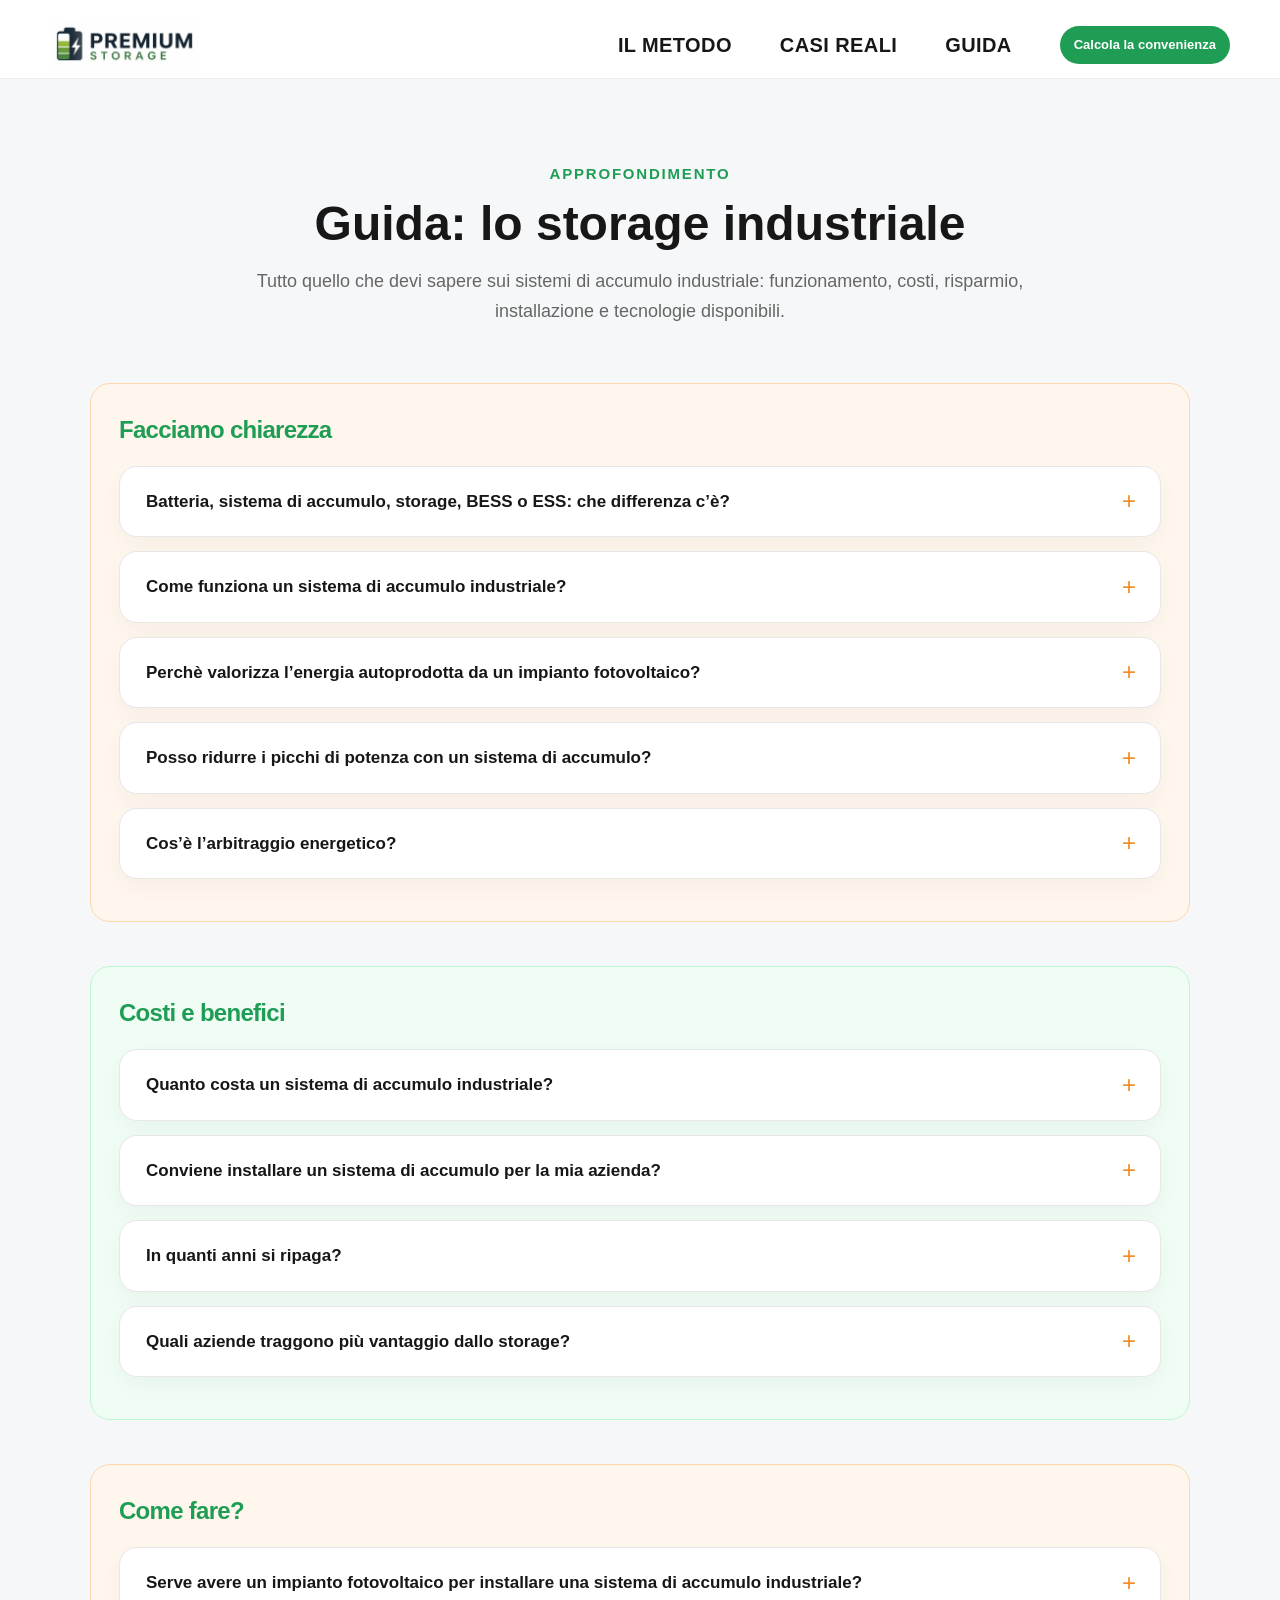
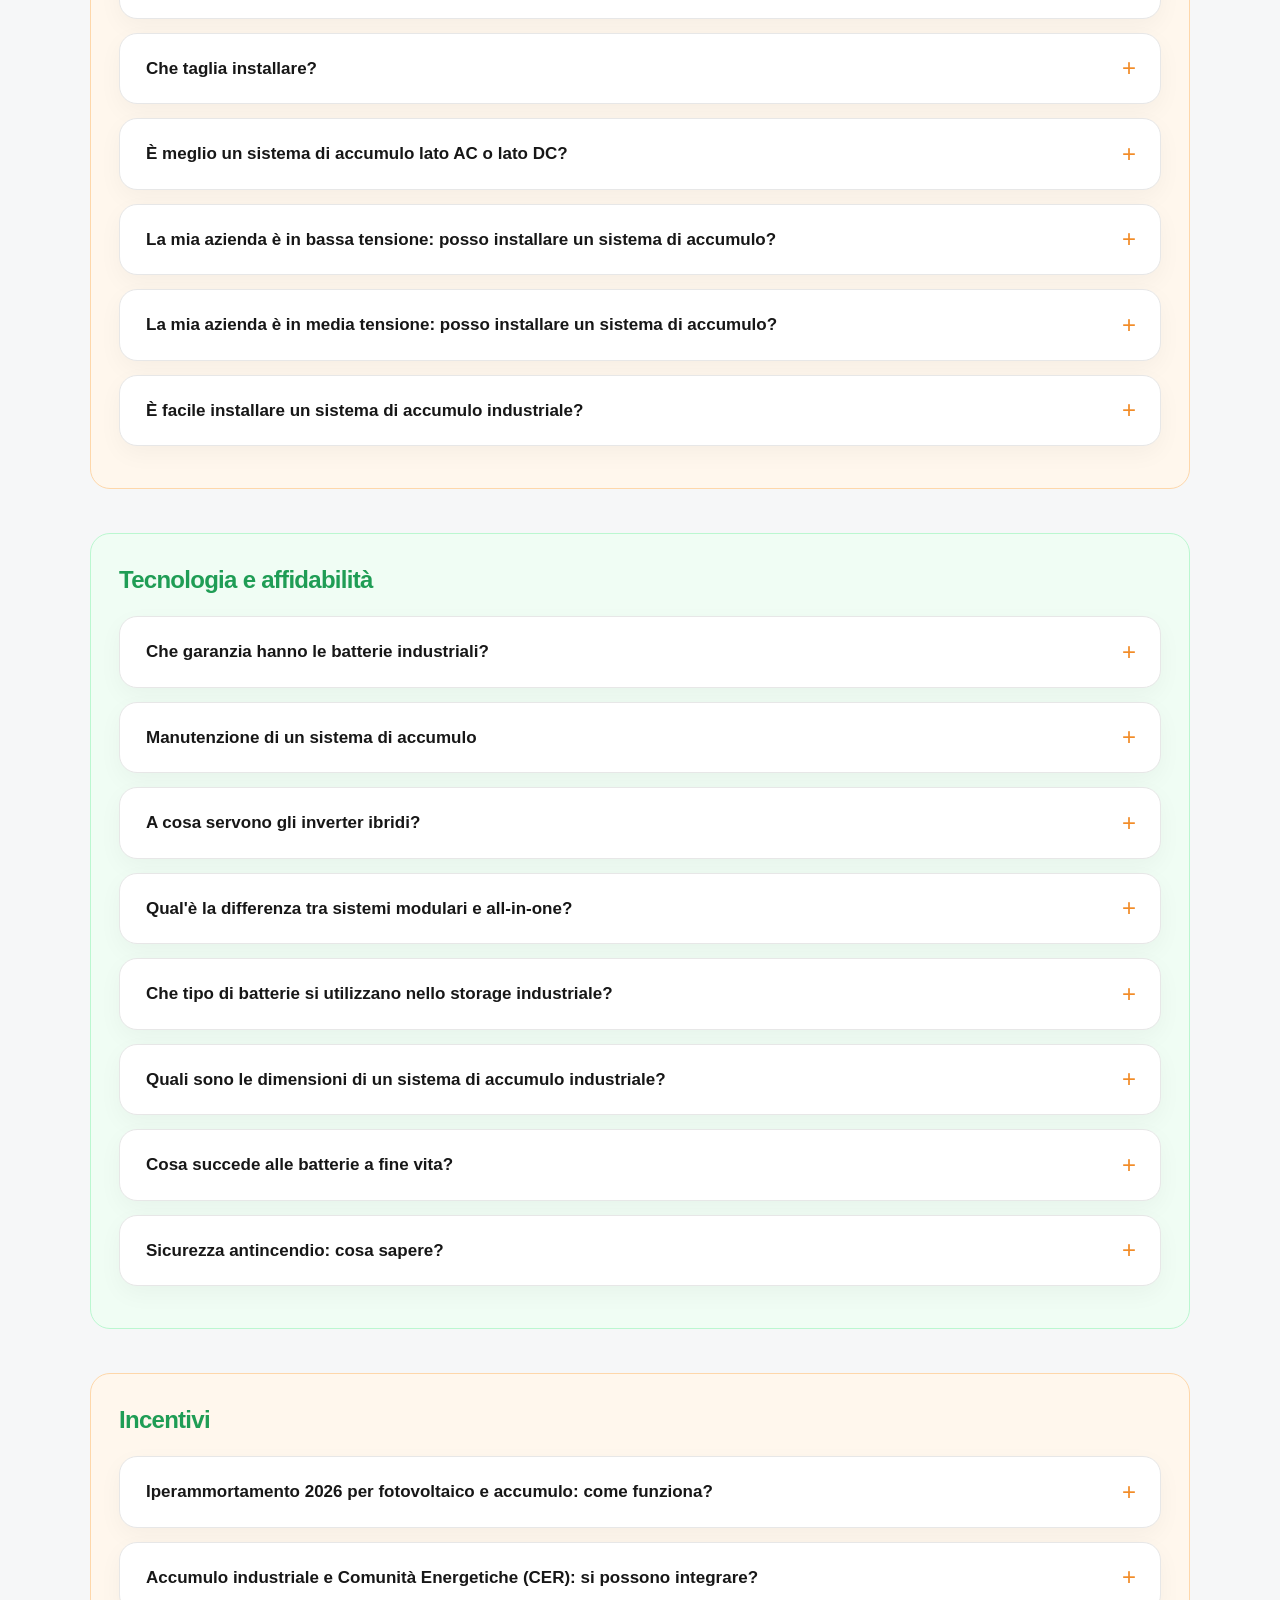
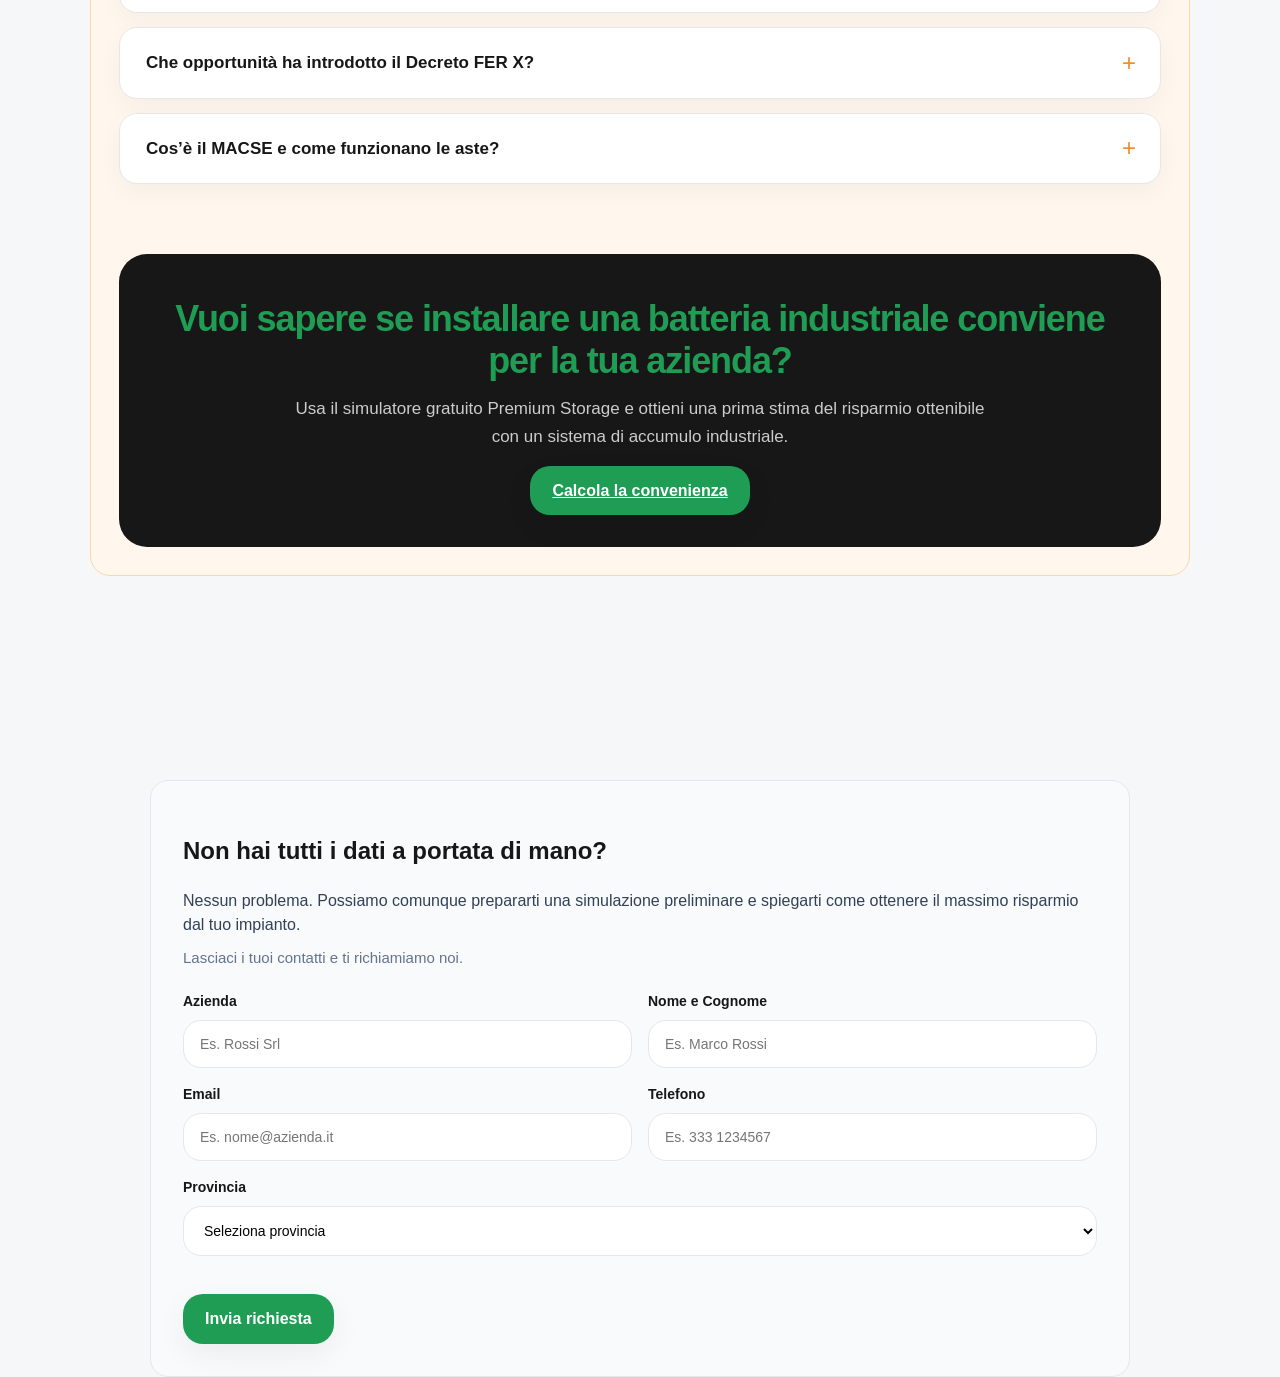
<file: guida/index.html>
<!DOCTYPE html>

<html lang="it">

<head>

  <meta charset="UTF-8">

  <meta name="viewport" content="width=device-width, initial-scale=1.0">

  <title>FAQ Storage Industriale | Premium Storage</title>

  <link rel="stylesheet" href="/style.css">

</head>
<body>
<header class="ps-navbar">
  <div class="ps-nav-container">

    <a href="/" class="ps-logo">
      <img src="/logo-premium-storage.png" alt="Premium Storage" />
    </a>

    <div class="ps-nav-links">
      <a href="/metodo/" class="ps-nav-link">IL METODO</a>
      <a href="/casi_reali/" class="ps-nav-link">CASI REALI</a>
      <a href="/guida/" class="ps-nav-link">GUIDA</a>

      <a href="/#simulatorFormAnchor" class="ps-nav-cta">
        Calcola la convenienza
      </a>
    </div>

  </div>
</header>

<!-- FAQ SECTION -->
<section class="ps-faq-section" id="faq">
  <div class="ps-faq-container">

    <div class="ps-section-header">
      <span class="ps-eyebrow">Approfondimento</span>
      <h2>Guida: lo storage industriale</h2>
      <p>
        Tutto quello che devi sapere sui sistemi di accumulo industriale:
        funzionamento, costi, risparmio, installazione e tecnologie disponibili.
      </p>
    </div>

    <div class="ps-faq-category">
      <h3>Facciamo chiarezza</h3>

      <details>
        <summary>Batteria, sistema di accumulo, storage, BESS o ESS: che differenza c’è?</summary>
       <p>

    Questi termini vengono spesso usati per indicare soluzioni molto simili, anche se con alcune differenze tecniche.

  </p>

  <p>

    Con <strong>batteria</strong> si intende il componente che immagazzina l’energia. 

    Con <strong>sistema di accumulo</strong> o <strong>storage</strong>, invece, si indica il sistema completo: batteria, inverter, elettronica di gestione e software di controllo.

  </p>

  <p>

    <strong>ESS</strong> significa <em>Energy Storage System</em>, cioè sistema di accumulo energetico. 

    <strong>BESS</strong> significa <em>Battery Energy Storage System</em> e indica in modo più preciso un sistema di accumulo basato su batterie.

  </p>

  <p>

    In pratica, quando si parla di installare uno <strong>storage aziendale</strong> o un <strong>BESS industriale</strong>, si intende quasi sempre un impianto completo, non una semplice batteria.

  </p>

  <p>

    La differenza economica nasce proprio dalla gestione intelligente dell’energia: autoconsumo, riduzione dei picchi, integrazione con il fotovoltaico e ottimizzazione dei consumi aziendali.

  </p>
 </details>
      <details>
        <summary>Come funziona un sistema di accumulo industriale?</summary>
        <p>Un sistema di accumulo industriale è un insieme di batterie, inverter e sistemi di controllo che gestiscono l’energia in modo intelligente.</p>
        <p>Serve per immagazzinare energia aumentando <strong>l’autoconsumo prodotto</strong> dall'eventuale impianto fotovoltaico quindi risparmiare di più, ma non solo. Può permettere all'azienda di fare <strong>peak shaving</strong> (ridurre i picchi di consumo), <strong>arbitraggio energetico</strong> (acquistare quando costa meno),  <strong>ridurre la potenza</strong> impegnata contrattualmente, assicurare <strong>continuità operativa</strong>. Un insieme quindi di benefici volti a  ridurre significativamente i costi energetici aziendali.</p>
      </details>

<details>
        <summary>Perchè valorizza l’energia autoprodotta da un impianto fotovoltaico?</summary>
<p>

    Senza un sistema di accumulo, gran parte dell’energia prodotta dal fotovoltaico viene immessa in rete e valorizzata a un prezzo generalmente basso.

  </p>

  <p>

    Un <strong>sistema di accumulo (storage)</strong> permette invece di trattenere l’energia prodotta in eccesso e utilizzarla quando serve davvero, aumentando in modo significativo il valore economico dell’impianto.

  </p>

  <p>

    La <strong>batteria</strong> accumula l’energia durante le ore di produzione (tipicamente di giorno) e la rende disponibile:

  </p>

  <ul>

    <li>nelle ore serali o notturne</li>

    <li>nei momenti di maggiore consumo</li>

    <li>quando il costo dell’energia è più elevato</li>

  </ul>

  <p>

    In questo modo si passa da una logica di semplice produzione a una logica di <strong>gestione intelligente dell’energia</strong>, dove ogni kWh viene utilizzato nel momento più conveniente.

  </p>

  <p>

    I principali vantaggi sono:

  </p>

  <ul>

    <li><strong>Maggiore autoconsumo</strong> dell’energia prodotta</li>

    <li><strong>Riduzione dell’energia acquistata</strong> dalla rete</li>

    <li><strong>Minore esposizione alle variazioni dei prezzi</strong> energetici</li>

    <li><strong>Possibilità di valorizzare l’energia</strong> nei momenti più convenienti</li>

  </ul>

  <p>

     In sintesi, un sistema di accumulo trasforma il fotovoltaico da semplice fonte di risparmio a <strong>leva strategica per ottimizzare i costi energetici aziendali</strong>.

  </p>

      </details>
  

      
     <details>
      
 <summary>Posso ridurre i picchi di potenza con un sistema di accumulo?</summary>
  <div class="faq-item">
  <p>
    Sì, un sistema di accumulo può aiutare a <strong>ridurre la potenza impegnata</strong> o evitare costosi aumenti della potenza contrattuale.
  </p>

  <p>
    Durante i momenti di maggiore richiesta energetica (picchi), la batteria interviene fornendo energia aggiuntiva. 
    In questo modo si limita il prelievo dalla rete e si mantiene la potenza richiesta entro i limiti contrattuali.
  </p>

  <p>
    Questo meccanismo, chiamato <strong>peak shaving</strong>, consente di:
  </p>

  <ul>
    <li><strong>evitare sforamenti di potenza</strong> e relative penali</li>
    <li><strong>ridurre la potenza impegnata</strong> e i costi fissi in bolletta</li>
    <li><strong>stabilizzare i consumi</strong> rendendoli più prevedibili</li>
  </ul>

  <p>
    È particolarmente utile in aziende che:
  </p>

  <ul>
    <li>utilizzano macchinari energivori che si attivano in modo discontinuo</li>
    <li>stanno introducendo nuove linee produttive</li>
    <li>hanno picchi di assorbimento elevati rispetto ai consumi medi</li>
  </ul>

  <p>
     In molti casi, lo storage permette di <strong>evitare costosi adeguamenti della cabina elettrica</strong> 
    o della connessione alla rete, che possono richiedere investimenti anche molto elevati e tempi lunghi.
  </p>

  <p>
     In sintesi, un sistema di accumulo non serve solo a risparmiare energia, ma anche a <strong>ottimizzare la potenza disponibile</strong>, 
    riducendo costi fissi e investimenti infrastrutturali.
  </p>
</div>
        </details>
      
      <details>
        <summary>Cos’è l’arbitraggio energetico?</summary>
        <p>L’arbitraggio energetico consiste nell’<strong>acquistare energia quando costa meno e utilizzarla quando costa di più.</strong></p>
        <p>Con un sistema di accumulo industriale, l’azienda può caricare la batteria nelle <strong>fasce orarie più convenienti</strong> e usarla nei momenti in cui il costo dell’energia è maggiore.</p> 
         <p> Non è necessaria la presenza di un impianto fotovoltaico per poterne beneficiare.</p>
      </details>
 </div>
     

      

    <div class="ps-faq-category">
      <h3>Costi e benefici</h3>

      <details>
        <summary>Quanto costa un sistema di accumulo industriale?</summary>
        <div class="faq-item">

  
  <p>
    Il costo di un sistema di accumulo industriale si aggira indicativamente tra <strong>30.000€ e 50.000€ per ogni 100 kWh</strong> di capacità installata.
  </p>

  <p>
    Per taglie più piccole, il costo per kWh può essere più elevato, mentre aumentando la capacità si ottengono generalmente economie di scala.
  </p>

  <p>
    Il prezzo finale dipende da diversi fattori, tra cui:
  </p>

  <ul>
    <li>capacità totale del sistema (kWh)</li>
    <li>potenza (kW) e prestazioni richieste</li>
    <li>tecnologia utilizzata</li>
    <li>integrazione con impianti fotovoltaici esistenti</li>
    <li>complessità dell’installazione</li>
  </ul>

  <p>
    Dal punto di vista tecnico, esistono due principali configurazioni:
  </p>

  <ul>
    <li>
      <strong>Fino a circa 100 kWh:</strong> si utilizzano spesso sistemi modulari, con batterie impilabili da pochi kWh ciascuna. 
      Sono soluzioni flessibili e scalabili, ideali per esigenze progressive.
    </li>
    <li>
      <strong>Oltre i 100 kWh:</strong> si adottano più frequentemente soluzioni <em>all-in-one</em> (cabinet preassemblati), 
      che integrano batterie, inverter e sistemi di controllo in un unico blocco. 
      Questi sistemi consentono <strong>installazioni più rapide</strong> e una maggiore standardizzazione.
    </li>
  </ul>

  <p>
   In sintesi, il costo va sempre valutato in funzione dell’applicazione: più che il prezzo iniziale, è fondamentale considerare il <strong>ritorno economico</strong> legato al risparmio energetico e all’ottimizzazione dei consumi.
  </p>

</details>
      <details>
        <summary>Conviene installare un sistema di accumulo per la mia azienda?</summary>
        <div class="faq-item">  
  <p>
    Nella maggior parte dei casi, sì. Un sistema di accumulo è particolarmente conveniente per aziende con:
  </p>

  <ul>
    <li>consumi energetici elevati</li>
    <li>impianto fotovoltaico esistente o in progetto</li>
    <li>picchi di potenza (costi elevati in bolletta)</li>
    <li>costi dell’energia significativi o variabili</li>
  </ul>

  <p>
    Lo <strong>storage industriale</strong> permette di:
  </p>

  <ul>
    <li><strong>ridurre la bolletta</strong> utilizzando meno energia dalla rete</li>
    <li><strong>aumentare l’autoconsumo</strong> dell’energia fotovoltaica</li>
    <li><strong>tagliare i picchi di potenza</strong> (peak shaving)</li>
    <li><strong>rendere i costi energetici più prevedibili</strong></li>
  </ul>

  <p>
    In particolare, risulta molto efficace in situazioni come:
  </p>

  <ul>
    <li>aziende che lavorano principalmente di giorno ma hanno consumi anche la sera</li>
    <li>attività con macchinari energivori che generano picchi improvvisi</li>
    <li>realtà con produzione fotovoltaica non completamente autoconsumata</li>
  </ul>

  <p>
     È importante però sapere che non è sempre la soluzione ideale: 
    in presenza di consumi molto bassi o già perfettamente allineati alla produzione fotovoltaica, i benefici possono essere limitati.
  </p>

  <p>
    Per questo motivo, la convenienza reale si valuta sempre con un’analisi personalizzata: 
    il parametro chiave non è solo il costo iniziale, ma il <strong>ritorno economico nel tempo</strong> 
    (risparmio annuo, riduzione dei picchi e ottimizzazione dell’energia).
  </p>

  <p>
     In sintesi, quando ben dimensionato, un sistema di accumulo diventa una <strong>leva strategica</strong> 
    per ridurre i costi e aumentare l’efficienza energetica aziendale.
  </p>

      </details>

      <details>
        <summary>In quanti anni si ripaga?</summary>
<div class="faq-item">
  <p>
    Un sistema di accumulo  industriale si ripaga generalmente tra <strong>3 e 6 anni</strong>, in base al profilo di consumo dell’azienda e al costo dell’energia.
  </p>

  <p>
    Il tempo di rientro dipende da diversi fattori chiave:
  </p>

  <ul>
    <li><strong>Prezzo dell’energia</strong> acquistata dalla rete</li>
    <li><strong>Presenza e dimensionamento del fotovoltaico</strong></li>
    <li><strong>Quota di autoconsumo</strong> migliorabile grazie allo storage</li>
    <li><strong>Picchi di potenza</strong> (e possibilità di fare peak shaving)</li>
    <li><strong>Profilo di utilizzo</strong> dell’energia durante la giornata</li>
  </ul>

  <p>
    In particolare, i tempi di rientro si riducono quando:
  </p>

  <ul>
    <li>una parte significativa dell’energia fotovoltaica viene oggi immessa in rete</li>
    <li>l’azienda ha consumi anche nelle ore serali o notturne</li>
    <li>sono presenti picchi di potenza costosi</li>
    <li>il costo dell’energia è elevato o variabile</li>
  </ul>

  <p>
    Oltre al risparmio diretto, è importante considerare anche i benefici indiretti:
  </p>

  <ul>
    <li>maggiore <strong>stabilità e prevedibilità dei costi energetici</strong></li>
    <li>riduzione dei rischi legati all’aumento dei prezzi dell’energia</li>
    <li>possibile <strong>riduzione della potenza impegnata</strong> e dei costi fissi</li>
  </ul>

  <p>
    In alcuni casi particolarmente favorevoli, il rientro può essere anche <strong>inferiore ai 3 anni</strong>, mentre in situazioni meno ottimizzate può allungarsi.
  </p>

  <p>
    Per questo motivo, la valutazione più corretta si basa sempre su una simulazione personalizzata: 
    non conta solo quanto costa la batteria, ma quanto riesce a <strong>generare valore ogni anno</strong>.
  </p>
</div>
              </details>
<details>
    
  <summary>Quali aziende traggono più vantaggio dallo storage?</summary>
    <div class="faq-item">
  <p>
    Le aziende che ottengono i maggiori benefici da un sistema di accumulo sono quelle con 
    <strong>consumi energetici elevati, continui o concentrati in specifiche fasce orarie</strong>.
  </p>

  <p>
    In questi casi, lo storage permette di ottimizzare l’utilizzo dell’energia, ridurre i costi 
    e migliorare l’efficienza complessiva.
  </p>

  <p>
    In particolare, lo storage è molto efficace per:
  </p>

  <ul>
    <li>
      <strong>Industrie manifatturiere</strong> (metalmeccanica, plastica, legno, ceramica) 
      con consumi elevati e picchi di potenza
    </li>
    <li>
      <strong>Aziende della catena del freddo</strong> (celle frigorifere, logistica alimentare, GDO) 
      con consumi continui 24/7
    </li>
    <li>
      <strong>Logistica e magazzini</strong> con utilizzo intensivo di impianti elettrici
    </li>
    <li>
      <strong>Laboratori e officine</strong> con macchinari energivori e carichi variabili
    </li>
    <li>
      <strong>Strutture del terziario</strong> (hotel, centri commerciali, cliniche, uffici) 
      con consumi concentrati durante il giorno e la sera
    </li>
  </ul>

  <p>
    I benefici aumentano ulteriormente quando l’azienda:
  </p>

  <ul>
    <li>ha già un impianto fotovoltaico o sta valutando di installarlo</li>
    <li>non riesce a autoconsumare tutta l’energia prodotta</li>
    <li>presenta picchi di potenza che incidono sui costi</li>
    <li>subisce forti variazioni nel prezzo dell’energia</li>
  </ul>

  <p>
     Anche aziende più piccole possono trarre vantaggio, ma è fondamentale analizzare il profilo energetico: 
    il vero valore dello storage emerge quando c’è <strong>energia da ottimizzare, non solo da consumare</strong>.
  </p>

  <p>
    In sintesi, lo storage è particolarmente efficace in tutte le realtà dove l’energia rappresenta 
    una <strong>voce di costo significativa e gestibile in modo strategico</strong>.
  </p>

</details>
    </div>
    
      <div class="ps-faq-category">
      <h3>Come fare?</h3>

      <details>
        <summary>Serve avere un impianto fotovoltaico per installare una sistema di accumulo industriale?</summary>
        <p>No, un sistema di accumulo industriale può funzionare anche senza fotovoltaico.</p>
        <p>Il fotovoltaico aumenta il beneficio, ma non è obbligatorio.</p>
      <p> Tuttavia per un'azienda che vuole ridurre la propria bolletta energetica, lo storage abbinato al FV è quasi sempre la scelta più conveniente: il payback è più rapido grazie alla combinazione di autoconsumo aumentato, peak shaving e valorizzazione dell'energia prodotta. 
        Lo storage standalone ha senso solo in casi specifici (assenza di superficie utile per il FV, necessità solo di peak shaving, partecipazione a mercati specifici).</p>
      
      
      
      
      
      </details>

 <details>
        <summary>Che taglia installare?</summary>
        <div class="faq-item">

  
  <p>
    I sistemi di accumulo industriale sono disponibili in diverse dimensioni, che si misurano principalmente in 
    <strong>capacità (kWh)</strong> e <strong>potenza (kW)</strong>.
  </p>

  <p>
    La <strong>capacità (kWh)</strong> indica quanta energia può essere immagazzinata, mentre la 
    <strong>potenza (kW)</strong> indica quanta energia può essere fornita in un determinato momento.
  </p>

  <p>
    In termini pratici:
  </p>

  <ul>
    <li>la capacità determina <strong>per quanto tempo</strong> la batteria può alimentare l’azienda</li>
    <li>la potenza determina <strong>quanti carichi</strong> può sostenere contemporaneamente</li>
  </ul>

  <p>
    Le soluzioni industriali partono generalmente da <strong>50–100 kWh</strong> e possono arrivare a 
    <strong>centinaia di kWh o diversi MWh</strong>, in base alle esigenze.
  </p>

  <p>
    Non esiste un limite massimo standard: la dimensione del sistema dipende da fattori come 
    spazio disponibile, connessione elettrica e obiettivi energetici dell’azienda.
  </p>

  <p>
    Grazie alla modularità, è possibile <strong>partire con una configurazione iniziale</strong> e 
    aumentare la capacità nel tempo.
  </p>

  <p>
    In sintesi, la dimensione giusta non è una sola: è quella che bilancia 
    <strong>quanta energia serve e quando serve</strong>.
  </p>
</div>
 </details>


        
      <details>
        <summary>È meglio un sistema di accumulo lato AC o lato DC?</summary>
        <div class="faq-item">
  <h3>È meglio lato AC o lato DC?</h3>
  
  <p>
    La scelta tra accumulo lato AC (corrente alternata) e lato DC (corrente continua) dipende dall’impianto esistente e dagli obiettivi dell’azienda.
  </p>

  <p>
    La differenza principale riguarda <strong>dove viene collegata la batteria</strong>:
  </p>

  <ul>
    <li>
      <strong>Lato DC:</strong> la batteria è collegata direttamente al fotovoltaico, prima dell’inverter. 
      In questo modo l’energia prodotta viene accumulata senza ulteriori conversioni, con una 
      <strong>maggiore efficienza complessiva</strong>.
    </li>
    <li>
      <strong>Lato AC:</strong> la batteria è collegata dopo l’inverter, sul lato corrente alternata dell’impianto. 
      Questo comporta una conversione in più, ma offre <strong>maggiore flessibilità</strong>.
    </li>
  </ul>

  <p>
    In generale:
  </p>

  <ul>
    <li>
      il <strong>lato DC</strong> è ideale in impianti nuovi o quando si installa il fotovoltaico insieme allo storage
    </li>
    <li>
      il <strong>lato AC</strong> è spesso la scelta migliore su impianti già esistenti, perché si integra più facilmente senza modifiche importanti
    </li>
  </ul>

  <p>
    In sintesi, il lato DC privilegia l’efficienza, mentre il lato AC privilegia la semplicità di integrazione.
  </p>
</div>
      </details>

      <details>
        <summary>La mia azienda è in bassa tensione: posso installare un sistema di accumulo?</summary>
        <p>Sì, i sistemi di accumulo industriale possono essere installati anche in bassa tensione.</p>
        <p>Sono adatti a PMI, attività commerciali, laboratori, artigiani e piccole industrie che vogliono ridurre i costi energetici e migliorare l’autoconsumo.</p>
      </details>

      <details>
        <summary>La mia azienda è in media tensione: posso installare un sistema di accumulo?</summary>
        <p>Sì, i sistemi di accumulo sono utilizzati anche in media tensione.</p>
        <p>In questi casi sono particolarmente indicati per aziende energivore, impianti industriali complessi e realtà con consumi elevati o picchi importanti.</p>
      </details>

      <details>
        <summary>È facile installare un sistema di accumulo industriale?</summary>
        <p>L’installazione è relativamente rapida se il progetto viene seguito da professionisti qualificati.</p>
        <p>I tempi dipendono dalla potenza, dalla capacità, dagli spazi disponibili e dall’integrazione con l’impianto elettrico aziendale.</p>
    <p>E' fondamentale affidarsi a un <strong>installatore qualificato</strong> perchè un sistema di accumulo industriale richiede progettazione corretta, sicurezza elettrica, conformità normativa e configurazione professionale per ottenere prestazioni reali.</p>
      </details>
      </div>
     
      
    <div class="ps-faq-category">
      <h3>Tecnologia e affidabilità</h3>

       <details>
        <summary>Che garanzia hanno le batterie industriali?</summary>
        <p>Le batterie industriali hanno generalmente garanzie comprese tra 5 e 10 anni.</p>
        <p>Alcuni produttori offrono garanzie basate su anni, cicli di carica/scarica o capacità residua minima dopo un certo periodo di utilizzo.</p>
      </details>

<details>
  <summary>Manutenzione di un sistema di accumulo</summary>
  
  <p>
    Un sistema di accumulo industriale richiede una <strong>manutenzione periodica</strong> per garantire efficienza, sicurezza e durata nel tempo.
  </p>

  <p>
    Le principali attività includono:
  </p>

  <ul>
    <li>controllo dei moduli batteria e degli inverter</li>
    <li>verifica del sistema di gestione (BMS)</li>
    <li>controllo della temperatura e della ventilazione</li>
    <li>test delle protezioni elettriche</li>
    <li>aggiornamenti software e monitoraggio</li>
  </ul>

  <p>
    I costi di manutenzione ordinaria sono generalmente contenuti e si aggirano tra <strong>l’1% e il 2% del valore dell’impianto all’anno</strong>.
  </p>

  <p>
    Ad esempio, un sistema da 100 kWh con un costo di circa 40.000€ ha una manutenzione tipica tra 
    <strong>400€ e 800€ all’anno</strong>.
  </p>

  <p>
     Molti fornitori offrono contratti di manutenzione con monitoraggio remoto e interventi programmati, 
    che permettono di mantenere i costi prevedibili e garantire la continuità operativa.
  </p>
</details>

      <details>
        <summary>A cosa servono gli inverter ibridi?</summary>
        <p>Gli inverter ibridi gestiscono sia l’energia prodotta dal fotovoltaico sia quella immagazzinata nelle batterie.</p>
        <p>Permettono di convertire l’energia, controllare carica e scarica della batteria e ottimizzare i flussi energetici dell’impianto.</p>
      </details>

      <details>
        <summary>Qual'è la differenza tra sistemi modulari e all-in-one?</summary>
        <p>I sistemi modulari permettono di aggiungere capacità nel tempo, mentre i sistemi all-in-one integrano batterie, inverter e controllo in una soluzione compatta.</p>
        <p>Il modulare offre maggiore flessibilità; l’all-in-one semplifica installazione, gestione e ingombri.</p>
      </details>

      <details>
        <summary>Che tipo di batterie si utilizzano nello storage industriale?</summary>
        <p>Oggi le batterie più utilizzate nei sistemi di accumulo industriale sono al litio, in particolare con tecnologia LFP, litio-ferro-fosfato.</p>
        <p>Questa chimica è apprezzata per sicurezza, stabilità, durata e affidabilità nelle applicazioni industriali.</p>
      </details>

      <details>
        <summary>Quali sono le dimensioni di un sistema di accumulo industriale?</summary>
        <p>Le dimensioni di un sistema di accumulo industriale dipendono ovviamente dalla taglia (capacità misurabile in kWh) della batteria e dal tipo di chimica utilizzata.</p>
      
        <p>Un sistema da 100 kWh con tecnologia LFP litio-ferro-fosfato (la più diffusa), può superare di poco la tonellata e ha in genere dimensioni di 2000*1000*1200mm. Il posizionamento deve essere valutato in fase progettuale.</p>
      </details>

  <details>    
  <summary>Cosa succede alle batterie a fine vita?</summary>
  
  <p>
    Le batterie dei sistemi di accumulo industriale hanno una durata tipica di 
    <strong>10–15 anni</strong>. Al termine della loro vita utile non diventano un rifiuto, 
    ma seguono due possibili percorsi: <strong>second life</strong> o <strong>riciclo</strong>.
  </p>

  <ul>
    <li>
      <strong>Second life:</strong> se mantengono ancora una capacità del 70–80%, 
      possono essere riutilizzate in applicazioni meno intensive (backup, accumulo residenziale), 
      prolungandone l’utilizzo di diversi anni.
    </li>
    <li>
      <strong>Riciclo:</strong> vengono trattate da impianti specializzati per recuperare materiali 
      come litio, nichel e altri componenti, che vengono reimmessi nel ciclo produttivo.
    </li>
  </ul>

  <p>
    Le normative europee più recenti prevedono obblighi sempre più stringenti su tracciabilità, 
    recupero dei materiali e responsabilità del produttore.
  </p>

  <p>
    In pratica, scegliendo fornitori conformi, il fine vita della batteria è 
    <strong>gestito in modo sicuro e senza oneri imprevisti per l’azienda</strong>.
  </p>
</details>

<details>  
  <summary>Sicurezza antincendio: cosa sapere?</summary>
  
  <p>
    I sistemi di accumulo industriale sono progettati per essere sicuri. Le batterie più diffuse (LFP) 
    sono <strong>stabili e meno infiammabili</strong> rispetto ad altre tecnologie.
  </p>

  <p>
    Tuttavia, la sicurezza dipende da una <strong>progettazione e installazione corrette</strong>, che includono:
  </p>

  <ul>
    <li>distanze di sicurezza e posizionamento adeguato</li>
    <li>sistemi di rilevazione (fumo, calore, gas)</li>
    <li>sistemi di spegnimento dedicati</li>
    <li>ventilazione e controllo della temperatura</li>
  </ul>

  <p>
    Le norme di riferimento includono il Codice di Prevenzione Incendi (DM 3 agosto 2015 e successive modifiche), eventuali regole tecniche verticali emanate dal Ministero dell'Interno, le norme tecniche IEC 62619 e IEC 63056 sulla sicurezza dei sistemi di batterie stazionari, e per impianti di taglia significativa può essere necessario il parere preventivo dei Vigili del Fuoco.</p> 
    <p>Affidarsi a un installatore qualificato che gestisca tutte queste verifiche è essenziale per la sicurezza e la conformità normativa.</p>
   
  <p>
    Affidarsi a un installatore qualificato è fondamentale per garantire 
    <strong>sicurezza e conformità normativa</strong>.
  </p>
</div>

        <div class="ps-faq-category">
      <h3>Incentivi</h3>

    <details>
  <summary>Iperammortamento 2026 per fotovoltaico e accumulo: come funziona?</summary>
  <p>L'iperammortamento <strong>non è un credito d'imposta</strong> (come era in Transizione 4.0/5.0) ma una <strong>maggiorazione del costo fiscalmente deducibile</strong>: l'azienda può dedurre quote di ammortamento calcolate su un valore "aumentato" rispetto al costo effettivo del bene.</p>

  <p><strong>Aliquote effettive 2026:</strong></p>

  <table class="faq-table">
    <thead>
      <tr>
        <th>Scaglione di investimento</th>
        <th>Maggiorazione</th>
        <th>Risparmio fiscale (IRES 24%)</th>
      </tr>
    </thead>
    <tbody>
      <tr>
        <td>Fino a 2,5 milioni €</td>
        <td><strong>+180%</strong></td>
        <td><strong>43,2%</strong> del costo</td>
      </tr>
      <tr>
        <td>Da 2,5 a 10 milioni €</td>
        <td>+100%</td>
        <td>24%</td>
      </tr>
      <tr>
        <td>Da 10 a 20 milioni €</td>
        <td>+50%</td>
        <td>12%</td>
      </tr>
    </tbody>
  </table>

  <p>Quindi per un'azienda PMI tipica (sotto i 2,5 milioni di investimento), il risparmio fiscale reale è il <strong>43,2% del costo dell'investimento</strong>.</p>

  <p><strong>Esempio per FV + accumulo:</strong> per un investimento da 100.000 € in un impianto fotovoltaico + accumulo:</p>

  <ul class="faq-list">
    <li>Costo fiscale riconosciuto: 100.000 € × 2,80 = <strong>280.000 €</strong></li>
    <li>Maggiorazione (extra-deduzione): <strong>180.000 €</strong></li>
    <li>Risparmio IRES (24%): 180.000 × 24% = <strong>43.200 €</strong></li>
  </ul>

  <p><strong>Requisiti per il fotovoltaico:</strong> i moduli devono essere iscritti al Registro ENEA categoria B o C:</p>

  <ul class="faq-list">
    <li><strong>Categoria B:</strong> celle prodotte in UE, efficienza cella ≥ 23,5%</li>
    <li><strong>Categoria C:</strong> celle bifacciali a eterogiunzione (HJT) o tandem prodotte in UE, efficienza cella ≥ 24%</li>
  </ul>

  <p>La Categoria A (la più economica, efficienza ≥ 21,5%) è stata esclusa dall'agevolazione dal maxi-emendamento di dicembre 2025.</p>

  <p><strong>Requisiti per lo storage:</strong> lo storage è agevolabile <strong>solo se acquistato insieme a un nuovo impianto fotovoltaico</strong>. Non si può aggiungere uno storage a un impianto FV preesistente sfruttando l'iperammortamento — è una novità importante introdotta nei decreti attuativi.</p>

  <p>Per gli inverter, batterie e componentistica ausiliaria, il vincolo Made in EU è stato rimosso dal DL 38/2026 (28 marzo 2026): possono provenire da qualsiasi area geografica.</p>

  <p><strong>Requisito "4.0":</strong> per i beni 4.0 generali serve l'interconnessione al sistema aziendale di gestione della produzione, ovvero la presenza di un sistema EMS/HEMS che monitora e ottimizza i flussi energetici. Sui beni "green" (FV+storage) il requisito 4.0 ha sfumature diverse — da verificare con un consulente fiscale caso per caso.</p>
</details>


          <details>
  <summary>Accumulo industriale e Comunità Energetiche (CER): si possono integrare?</summary>
<p>

    Sì, i sistemi di accumulo industriale e le <strong>Comunità Energetiche Rinnovabili (CER)</strong> 

    sono pienamente compatibili e, se ben progettati, si <strong>potenziano a vicenda</strong>.

  </p>

  <p>

    Una CER permette a imprese, cittadini ed enti di <strong>produrre, condividere e consumare energia rinnovabile locale</strong>, 

    beneficiando di incentivi sull’energia condivisa.

  </p>

  <p>

    L’integrazione con uno <strong>storage industriale</strong> consente di fare un salto di qualità:

  </p>

  <ul>

    <li><strong>aumenta l’energia condivisa</strong> tra i membri della comunità</li>

    <li><strong>riduce gli sprechi</strong> di energia prodotta ma non utilizzata</li>

    <li><strong>gestisce i picchi di consumo</strong> in modo più efficiente</li>

    <li><strong>estende l’utilizzo dell’energia</strong> anche alle ore senza produzione fotovoltaica</li>

  </ul>

  <p>

    Senza accumulo, infatti, l’energia può essere condivisa solo quando produzione e consumo avvengono nello stesso momento. 

    Con una batteria, invece, è possibile <strong>spostare l’energia nel tempo</strong> e sfruttarla quando serve davvero.

  </p>

  <p>

    L’integrazione richiede però una progettazione attenta: è necessario valutare il regolamento della CER, 

    il profilo di consumo dei membri e il corretto dimensionamento dello storage.

  </p>

  <p>

    In sintesi, lo storage può rendere una CER <strong>più efficiente, più stabile e più redditizia</strong>.

  </p>

</details>

          <details>
  <summary>Che opportunità ha introdotto il Decreto FER X?</summary>

  <p>
    Il <strong>Decreto FER X</strong> regola gli incentivi per le rinnovabili mature, come fotovoltaico, eolico onshore e idroelettrico.
  </p>

  <p>
    Per le aziende che valutano uno <strong>storage industriale</strong>, il Decreto FER X non incentiva direttamente le batterie, ma può incentivare il <strong>fotovoltaico</strong> a cui lo storage viene abbinato.
  </p>

  <p>
    L’impatto sul sistema di accumulo è quindi indiretto, ma importante: se il nuovo impianto fotovoltaico diventa più conveniente, migliora anche il ritorno economico dello storage.
  </p>

  <p>
    In particolare, nelle aziende è spesso efficace la configurazione <strong>behind the meter</strong>, cioè fotovoltaico e accumulo installati dietro al contatore, per utilizzare più energia autoprodotta e ridurre i prelievi dalla rete.
  </p>

  <p>
    In sintesi, il FER X può rafforzare la convenienza di un investimento in <strong>fotovoltaico + accumulo</strong>, ma ogni progetto va valutato con un consulente aggiornato sulla normativa e sulle regole applicative.
  </p>

</details>

          <details>
  <summary>Cos’è il MACSE e come funzionano le aste?</summary>

  <p>
    Il <strong>MACSE</strong> (Meccanismo di Approvvigionamento di Capacità di Stoccaggio Elettrico) è uno strumento gestito da Terna per sviluppare nuova capacità di accumulo su larga scala tramite <strong>aste competitive</strong>.
  </p>

  <p>
    Gli operatori partecipano alle aste offrendo il prezzo più basso per fornire capacità di accumulo: i vincitori ottengono <strong>contratti di lungo termine</strong> con un compenso annuo, impegnandosi a rendere disponibile la capacità alla rete.
  </p>

  <p>
    L’obiettivo è supportare l’integrazione delle rinnovabili nel sistema elettrico nazionale, garantendo stabilità e flessibilità.
  </p>

  <p>
    👉 Per le PMI, il MACSE ha un impatto <strong>indiretto</strong>: riguarda grandi impianti utility-scale, mentre lo storage installato in azienda segue logiche diverse come <strong>autoconsumo, riduzione dei picchi e ottimizzazione dei costi</strong>.
  </p>

</details>
      

    <div class="ps-faq-cta">
      <h3>Vuoi sapere se installare una batteria industriale conviene per la tua azienda?</h3>
      <p>
        Usa il simulatore gratuito Premium Storage e ottieni una prima stima
        del risparmio ottenibile con un sistema di accumulo industriale.
      </p>
       <a href="/#simulatorFormAnchor" class="btn btn-calc">Calcola la convenienza</a>
    </div>

  </div>
</section>
  <div class="spazio-contatto" style="margin-top: 70px;">
  <div class="contatto-rapido">
    <h2>Non hai tutti i dati a portata di mano?</h2>

    <p>
      Nessun problema. Possiamo comunque prepararti una simulazione preliminare e spiegarti
      come ottenere il massimo risparmio dal tuo impianto.
    </p>

    <p class="sub">
      Lasciaci i tuoi contatti e ti richiamiamo noi.
    </p>

    <form class="mini-form-contatto" id="miniLeadForm">

  <div class="two-col">

    <div class="field">
      <label>Azienda</label>
      <input type="text" id="azienda_rapida" placeholder="Es. Rossi Srl">
    </div>

    <div class="field">
      <label>Nome e Cognome</label>
      <input type="text" id="nome_rapido" placeholder="Es. Marco Rossi">
    </div>

    <div class="field">
      <label>Email</label>
      <input type="email" id="email_rapida" placeholder="Es. nome@azienda.it">
    </div>

    <div class="field">
      <label>Telefono</label>
      <input type="tel" id="telefono_rapido" placeholder="Es. 333 1234567">
    </div>

    <div class="field full">
      <label>Provincia</label>
      <select id="provincia_rapida">
        <option value="">Seleziona provincia</option>

       <optgroup label="Friuli Venezia Giulia">
      <option value="GO">Gorizia</option>
      <option value="PN">Pordenone</option>
      <option value="TS">Trieste</option>
      <option value="UD">Udine</option>
    </optgroup>

    <optgroup label="Veneto">
      <option value="BL">Belluno</option>
      <option value="PD">Padova</option>
      <option value="RO">Rovigo</option>
      <option value="TV">Treviso</option>
      <option value="VE">Venezia</option>
      <option value="VR">Verona</option>
      <option value="VI">Vicenza</option>
    </optgroup>

    <optgroup label="Lombardia">
      <option value="BG">Bergamo</option>
      <option value="BS">Brescia</option>
      <option value="CO">Como</option>
      <option value="CR">Cremona</option>
      <option value="LC">Lecco</option>
      <option value="LO">Lodi</option>
      <option value="MN">Mantova</option>
      <option value="MI">Milano</option>
      <option value="MB">Monza e Brianza</option>
      <option value="PV">Pavia</option>
      <option value="SO">Sondrio</option>
      <option value="VA">Varese</option>
    </optgroup>

    <optgroup label="Emilia-Romagna">
      <option value="BO">Bologna</option>
      <option value="FC">Forlì-Cesena</option>
      <option value="FE">Ferrara</option>
      <option value="MO">Modena</option>
      <option value="PR">Parma</option>
      <option value="PC">Piacenza</option>
      <option value="RA">Ravenna</option>
      <option value="RE">Reggio Emilia</option>
      <option value="RN">Rimini</option>
    </optgroup>

    <optgroup label="Piemonte">
      <option value="AL">Alessandria</option>
      <option value="AT">Asti</option>
      <option value="BI">Biella</option>
      <option value="CN">Cuneo</option>
      <option value="NO">Novara</option>
      <option value="TO">Torino</option>
      <option value="VB">Verbano-Cusio-Ossola</option>
      <option value="VC">Vercelli</option>
    </optgroup>
  </select>           
    </div>

  </div>

  <div style="margin-top:20px;">
    <button type="submit" class="btn btn-lead">
      Invia richiesta
    </button>
  </div>

</form>
    

      
      </div>
    </div>
  </section>
<script>
const miniForm = document.getElementById('miniLeadForm');

miniForm.addEventListener('submit', async function (event) {
  event.preventDefault();

  const payload = {
    azienda: document.getElementById('azienda_rapida').value.trim(),
    nomeCognome: document.getElementById('nome_rapido').value.trim(),
    email: document.getElementById('email_rapida').value.trim(),
    telefono: document.getElementById('telefono_rapido').value.trim(),
    provincia: document.getElementById('provincia_rapida').value,
    origine: window.location.href + ' - contatto rapido'
  };

  const emailOk = /^[^\s@]+@[^\s@]+\.[^\s@]+$/.test(payload.email);

  if (!payload.azienda) { alert("Inserisci l'azienda"); return; }
  if (!payload.nomeCognome) { alert("Inserisci nome e cognome"); return; }
  if (!emailOk) { alert("Email non valida"); return; }

  // ===== ATTIVAZIONE SPINNER (sul bottone DEL miniForm) =====
  const btnMini = miniForm.querySelector('.btn-lead');
  const testoOrigMini = btnMini ? btnMini.innerHTML : 'Invia richiesta';
  
  if (btnMini) {
    btnMini.classList.add('loading');
    btnMini.disabled = true;
    btnMini.innerHTML = '<span class="spinner-btn"></span>Invio in corso, attendi...';
  }

  try {
    const formBody = new URLSearchParams(payload);
    const response = await fetch(APPS_SCRIPT_URL, {
      method: 'POST',
      body: formBody
    });
    const result = await response.json();

    if (!result.ok) {
      throw new Error(result.error || 'Errore invio');
    }

    alert("Richiesta inviata! Ti ricontattiamo a breve.");
    miniForm.reset();
  } catch (error) {
    alert("Errore invio: " + error.message);
  } finally {
    if (btnMini) {
      btnMini.classList.remove('loading');
      btnMini.disabled = false;
      btnMini.innerHTML = testoOrigMini;
    }
  }
});

    
    toggleFvField();
  </script>

</body>

</html>
</file>
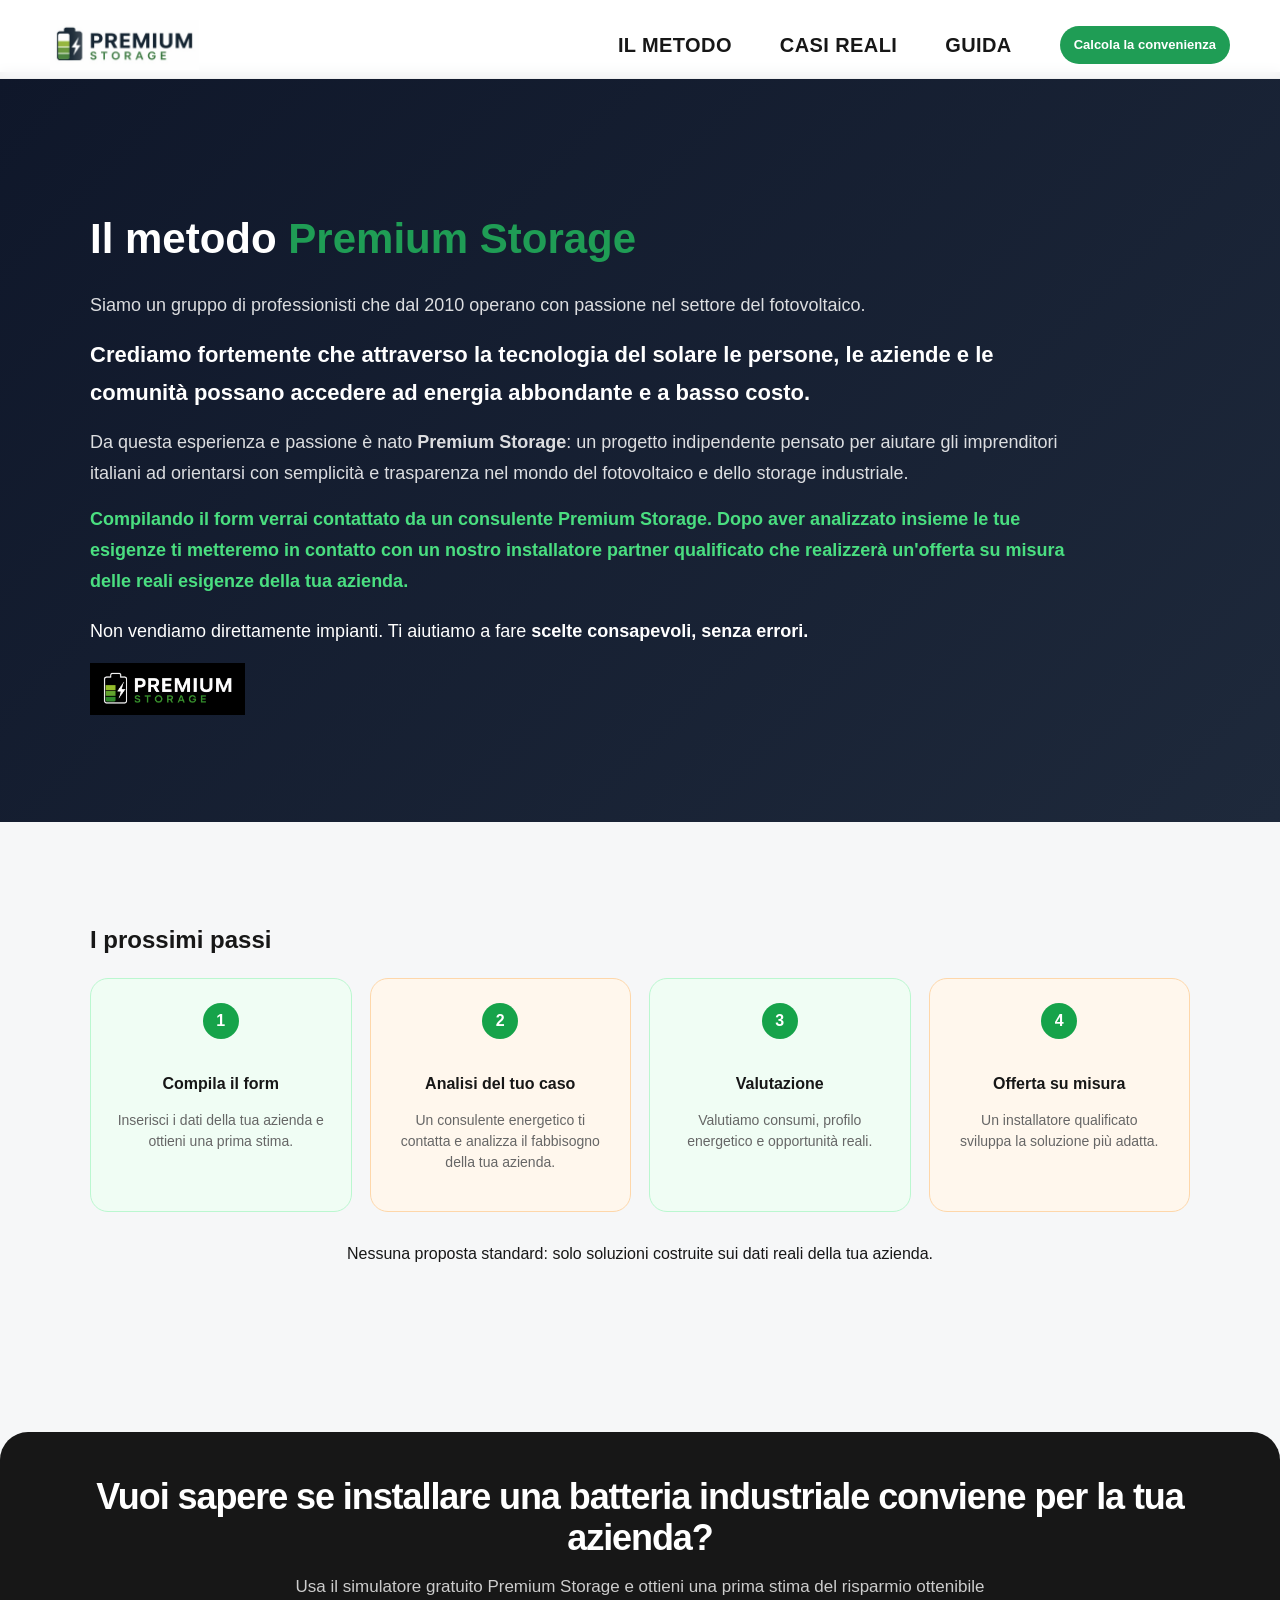
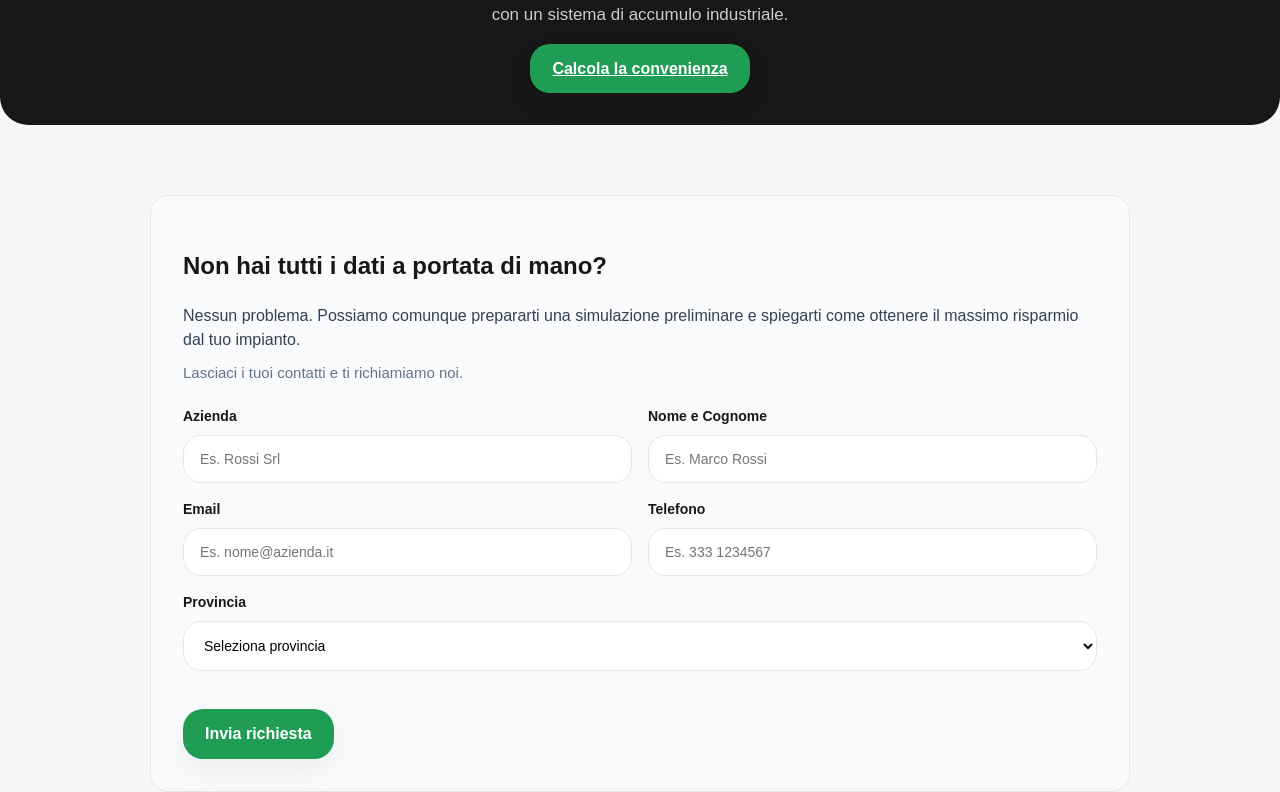
<file: metodo/index.html>
<!DOCTYPE html>
<html lang="it">

<head>
  <meta charset="UTF-8">
  <meta name="viewport" content="width=device-width, initial-scale=1.0">

  <title>FAQ Storage Industriale | Premium Storage</title>

  <link rel="stylesheet" href="/style.css">
</head>

<body>

  <header class="ps-navbar">
  <div class="ps-nav-container">

    <a href="/" class="ps-logo">
      <img src="/logo-premium-storage.png" alt="Premium Storage" />
    </a>

    <div class="ps-nav-links">
      <a href="/metodo/" class="ps-nav-link">IL METODO</a>
      <a href="/casi_reali/" class="ps-nav-link">CASI REALI</a>
      <a href="/guida/" class="ps-nav-link">GUIDA</a>

      <a href="/#simulatorFormAnchor" class="ps-nav-cta">
        Calcola la convenienza
      </a>
    </div>

  </div>
</header>

 
</html>
<section class="about-premium-hero" id="metodo">

  <div class="about-hero-inner">
    
    <div class="about-text">
      <h2>Il metodo <span class="brand-green">Premium Storage</span></h2>

        <p>
        Siamo un gruppo di professionisti che dal 2010 operano con passione nel settore del fotovoltaico.
      </p>
      
  <p class="lead">
        Crediamo fortemente che attraverso la tecnologia del solare le persone, le aziende e le comunità possano accedere ad energia abbondante e a basso costo.
</p>

<p>
        Da questa esperienza e passione è nato <strong>Premium Storage</strong>: un progetto indipendente pensato per aiutare gli imprenditori italiani ad orientarsi con semplicità e trasparenza nel mondo del fotovoltaico e dello storage industriale.
      </p>

      <p class="green-text">
        Compilando il form verrai contattato da un consulente Premium Storage. Dopo aver analizzato insieme le tue esigenze ti metteremo in contatto con un nostro installatore partner qualificato che realizzerà un'offerta su misura delle reali esigenze della tua azienda.
       </p> 
        <p class="final">
        Non vendiamo direttamente impianti.  Ti aiutiamo a fare <strong>scelte consapevoli, senza errori.</strong>
      </p>
<img src="/premium-storage-logo-dark.png" alt="Premium Storage" class="metodo-logo">

    </div>

  </div>
</section>


<section class="about-process-premium">

  <div class="container">

    <h2>I prossimi passi</h2>

    <div class="process-flow">

      <div class="process-step">
        <span>1</span>
        <h4>Compila il form</h4>
        <p>Inserisci i dati della tua azienda e ottieni una prima stima.</p>
      </div>

      <div class="process-step">
        <span>2</span>
        <h4>Analisi del tuo caso</h4>
        <p>Un consulente energetico ti contatta e analizza il fabbisogno della tua azienda.</p>
      </div>

      <div class="process-step">
        <span>3</span>
        <h4>Valutazione</h4>
        <p>Valutiamo consumi, profilo energetico e opportunità reali.</p>
      </div>

      <div class="process-step">
        <span>4</span>
        <h4>Offerta su misura</h4>
        <p>Un installatore qualificato sviluppa la soluzione più adatta.</p>
      </div>

    </div>

    <p class="process-final">
      Nessuna proposta standard: solo soluzioni costruite sui dati reali della tua azienda.
    </p>
  </div>
</section>

<section>
  <div class="ps-faq-cta">

    <h3>
      Vuoi sapere se installare una batteria industriale conviene per la tua azienda?
    </h3>

    <p>
      Usa il simulatore gratuito Premium Storage e ottieni una prima stima
      del risparmio ottenibile con un sistema di accumulo industriale.
    </p>

    <a href="/#simulatorFormAnchor" class="btn btn-calc">
      Calcola la convenienza
    </a>

</section>

<div class="spazio-contatto" style="margin-top: 70px;">
  <div class="contatto-rapido">
    <h2>Non hai tutti i dati a portata di mano?</h2>

    <p>
      Nessun problema. Possiamo comunque prepararti una simulazione preliminare e spiegarti
      come ottenere il massimo risparmio dal tuo impianto.
    </p>

    <p class="sub">
      Lasciaci i tuoi contatti e ti richiamiamo noi.
    </p>

    <form class="mini-form-contatto" id="miniLeadForm">

  <div class="two-col">

    <div class="field">
      <label>Azienda</label>
      <input type="text" id="azienda_rapida" placeholder="Es. Rossi Srl">
    </div>

    <div class="field">
      <label>Nome e Cognome</label>
      <input type="text" id="nome_rapido" placeholder="Es. Marco Rossi">
    </div>

    <div class="field">
      <label>Email</label>
      <input type="email" id="email_rapida" placeholder="Es. nome@azienda.it">
    </div>

    <div class="field">
      <label>Telefono</label>
      <input type="tel" id="telefono_rapido" placeholder="Es. 333 1234567">
    </div>

    <div class="field full">
      <label>Provincia</label>
      <select id="provincia_rapida">
        <option value="">Seleziona provincia</option>

       <optgroup label="Friuli Venezia Giulia">
      <option value="GO">Gorizia</option>
      <option value="PN">Pordenone</option>
      <option value="TS">Trieste</option>
      <option value="UD">Udine</option>
    </optgroup>

    <optgroup label="Veneto">
      <option value="BL">Belluno</option>
      <option value="PD">Padova</option>
      <option value="RO">Rovigo</option>
      <option value="TV">Treviso</option>
      <option value="VE">Venezia</option>
      <option value="VR">Verona</option>
      <option value="VI">Vicenza</option>
    </optgroup>

    <optgroup label="Lombardia">
      <option value="BG">Bergamo</option>
      <option value="BS">Brescia</option>
      <option value="CO">Como</option>
      <option value="CR">Cremona</option>
      <option value="LC">Lecco</option>
      <option value="LO">Lodi</option>
      <option value="MN">Mantova</option>
      <option value="MI">Milano</option>
      <option value="MB">Monza e Brianza</option>
      <option value="PV">Pavia</option>
      <option value="SO">Sondrio</option>
      <option value="VA">Varese</option>
    </optgroup>

    <optgroup label="Emilia-Romagna">
      <option value="BO">Bologna</option>
      <option value="FC">Forlì-Cesena</option>
      <option value="FE">Ferrara</option>
      <option value="MO">Modena</option>
      <option value="PR">Parma</option>
      <option value="PC">Piacenza</option>
      <option value="RA">Ravenna</option>
      <option value="RE">Reggio Emilia</option>
      <option value="RN">Rimini</option>
    </optgroup>

    <optgroup label="Piemonte">
      <option value="AL">Alessandria</option>
      <option value="AT">Asti</option>
      <option value="BI">Biella</option>
      <option value="CN">Cuneo</option>
      <option value="NO">Novara</option>
      <option value="TO">Torino</option>
      <option value="VB">Verbano-Cusio-Ossola</option>
      <option value="VC">Vercelli</option>
    </optgroup>
  </select>           
    </div>

  </div>

  <div style="margin-top:20px;">
    <button type="submit" class="btn btn-lead">
      Invia richiesta
    </button>
  </div>

</form>
    

      
      </div>
    </div>
  </section>
<script>
const miniForm = document.getElementById('miniLeadForm');

miniForm.addEventListener('submit', async function (event) {
  event.preventDefault();

  const payload = {
    azienda: document.getElementById('azienda_rapida').value.trim(),
    nomeCognome: document.getElementById('nome_rapido').value.trim(),
    email: document.getElementById('email_rapida').value.trim(),
    telefono: document.getElementById('telefono_rapido').value.trim(),
    provincia: document.getElementById('provincia_rapida').value,
    origine: window.location.href + ' - contatto rapido'
  };

  const emailOk = /^[^\s@]+@[^\s@]+\.[^\s@]+$/.test(payload.email);

  if (!payload.azienda) { alert("Inserisci l'azienda"); return; }
  if (!payload.nomeCognome) { alert("Inserisci nome e cognome"); return; }
  if (!emailOk) { alert("Email non valida"); return; }

  // ===== ATTIVAZIONE SPINNER (sul bottone DEL miniForm) =====
  const btnMini = miniForm.querySelector('.btn-lead');
  const testoOrigMini = btnMini ? btnMini.innerHTML : 'Invia richiesta';
  
  if (btnMini) {
    btnMini.classList.add('loading');
    btnMini.disabled = true;
    btnMini.innerHTML = '<span class="spinner-btn"></span>Invio in corso, attendi...';
  }

  try {
    const formBody = new URLSearchParams(payload);
    const response = await fetch(APPS_SCRIPT_URL, {
      method: 'POST',
      body: formBody
    });
    const result = await response.json();

    if (!result.ok) {
      throw new Error(result.error || 'Errore invio');
    }

    alert("Richiesta inviata! Ti ricontattiamo a breve.");
    miniForm.reset();
  } catch (error) {
    alert("Errore invio: " + error.message);
  } finally {
    if (btnMini) {
      btnMini.classList.remove('loading');
      btnMini.disabled = false;
      btnMini.innerHTML = testoOrigMini;
    }
  }
});


    
    toggleFvField();
  </script>





</body>
</html>
</file>
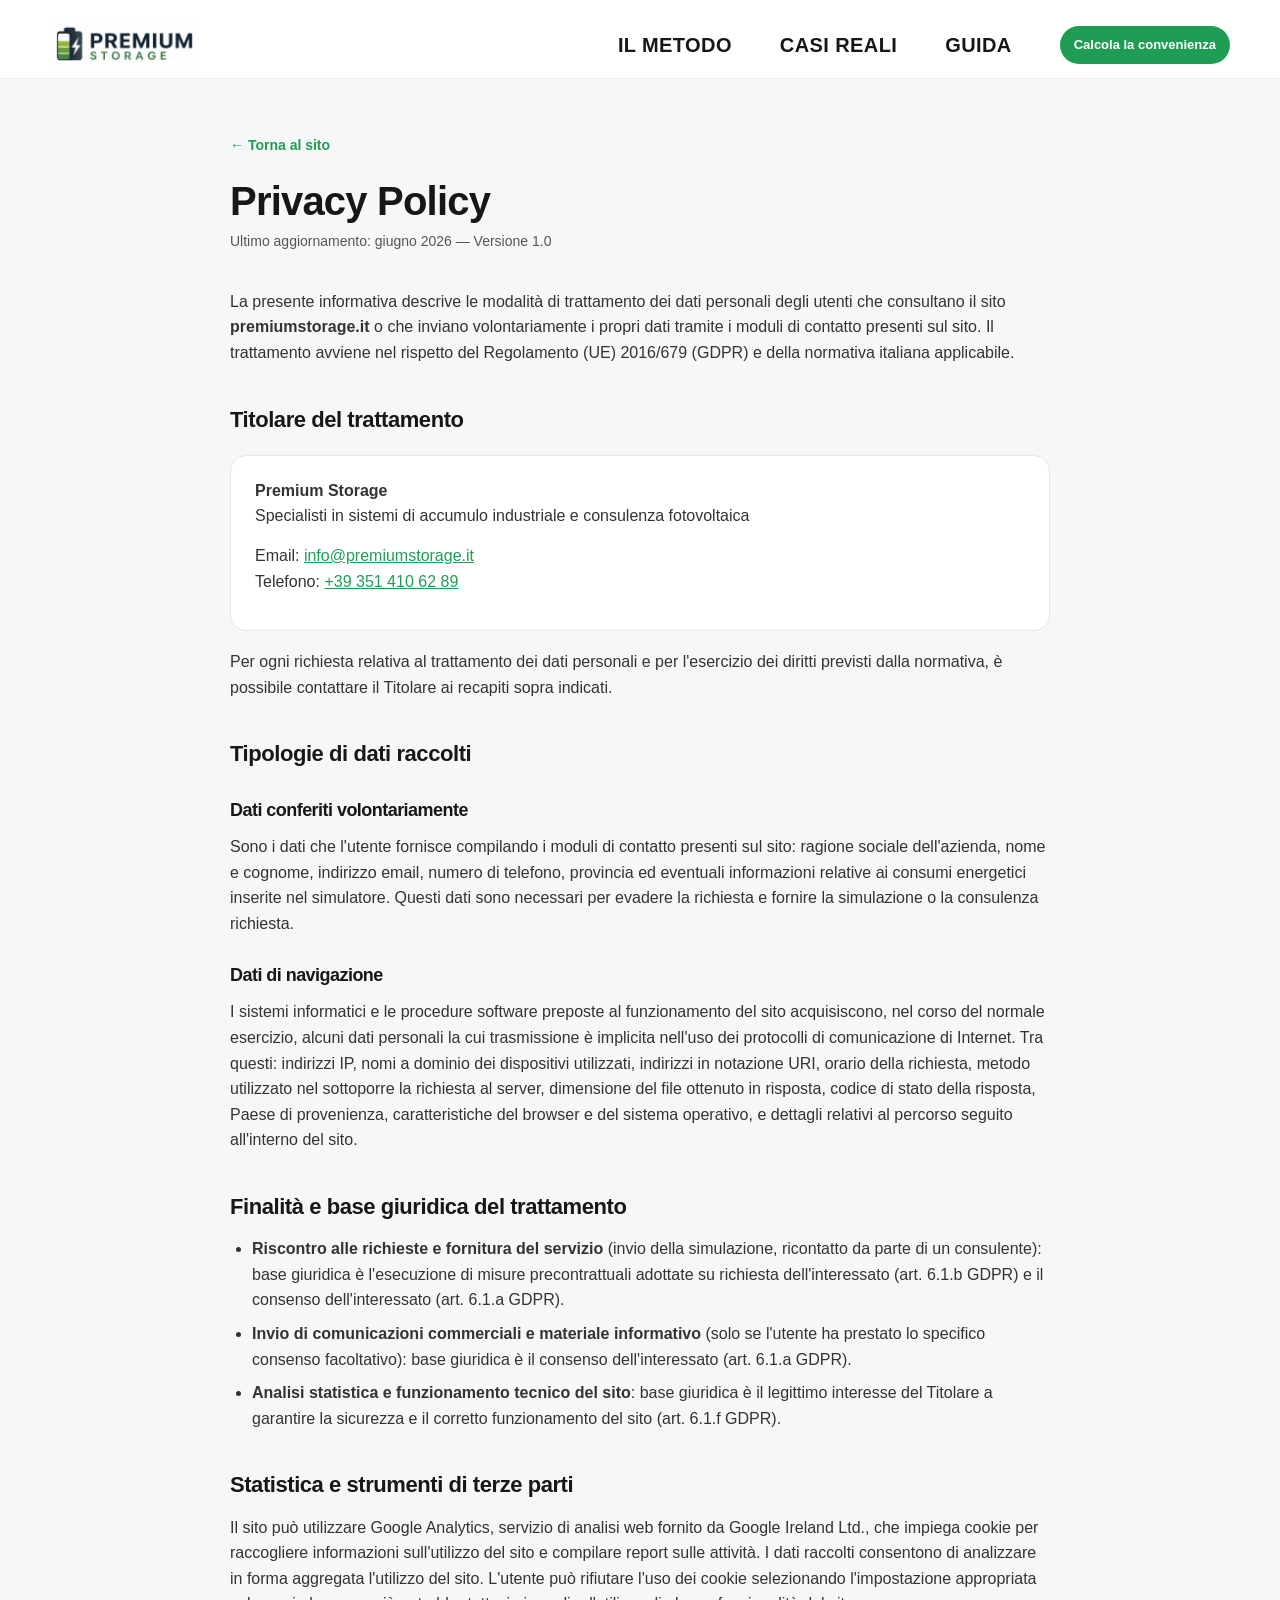
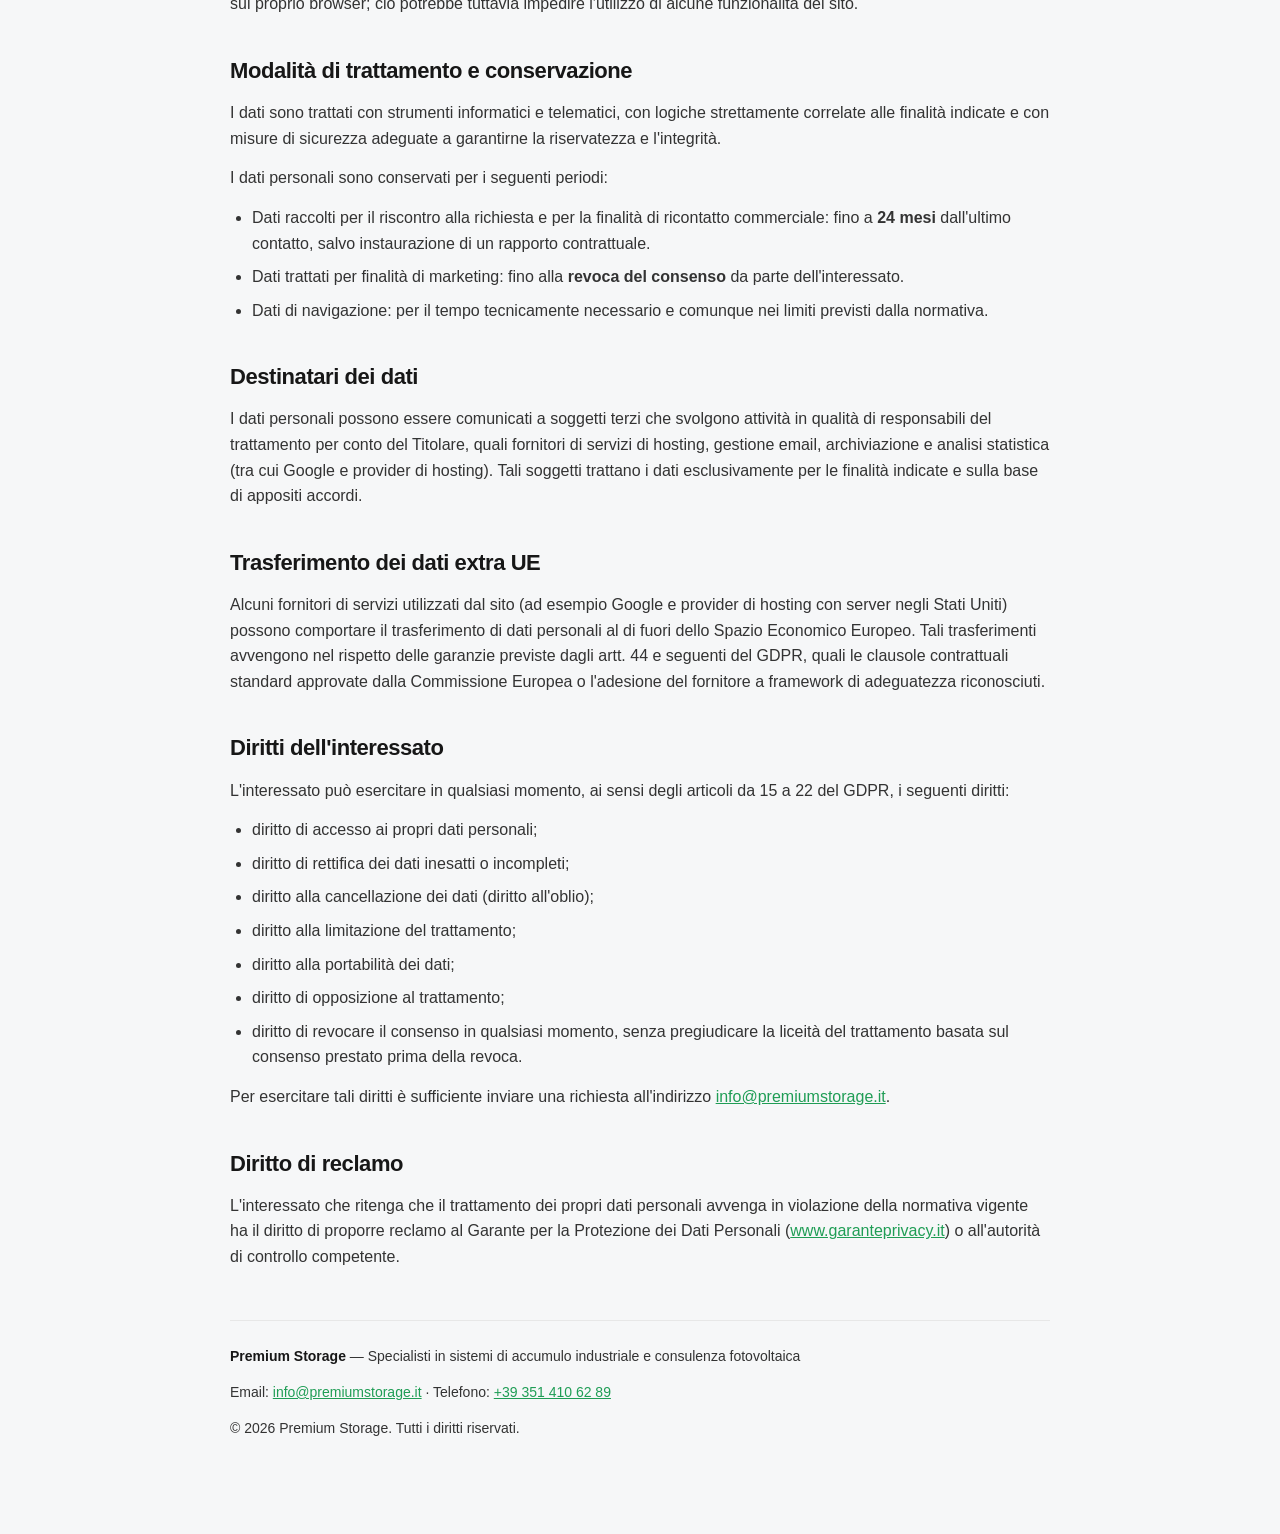
<file: privacy-policy/index.html>
<!DOCTYPE html>
<html lang="it">

<head>
  <meta charset="UTF-8">
  <meta name="viewport" content="width=device-width, initial-scale=1.0">

  <title>FAQ Storage Industriale | Premium Storage</title>

  <link rel="stylesheet" href="/style.css">
</head>

<body>

  <header class="ps-navbar">
  <div class="ps-nav-container">

    <a href="/" class="ps-logo">
      <img src="/logo-premium-storage.png" alt="Premium Storage" />
    </a>

    <div class="ps-nav-links">
      <a href="/metodo/" class="ps-nav-link">IL METODO</a>
      <a href="/casi_reali/" class="ps-nav-link">CASI REALI</a>
      <a href="/guida/" class="ps-nav-link">GUIDA</a>

      <a href="/#simulatorFormAnchor" class="ps-nav-cta">
        Calcola la convenienza
      </a>
    </div>

  </div>
</header>

<!DOCTYPE html>
<html lang="it">
<head>
  <meta charset="UTF-8" />
  <meta name="viewport" content="width=device-width, initial-scale=1, viewport-fit=cover" />
  <title>Privacy Policy — Premium Storage</title>
  <meta name="description" content="Informativa sul trattamento dei dati personali di Premium Storage ai sensi del Regolamento UE 2016/679 (GDPR)." />
  <style>
    :root {
      --green: #1f9d55;
      --text: #171717;
      --muted: #555;
      --line: #e7e7e7;
      --bg: #f6f7f8;
    }
    * { box-sizing: border-box; }
    body {
      margin: 0;
      font-family: Inter, Arial, Helvetica, sans-serif;
      background: var(--bg);
      color: var(--text);
      line-height: 1.6;
    }
    .pp-container {
      width: min(820px, calc(100% - 32px));
      margin: 0 auto;
      padding: 60px 0 80px;
    }
    .pp-back {
      display: inline-block;
      margin-bottom: 24px;
      color: var(--green);
      text-decoration: none;
      font-weight: 600;
      font-size: 14px;
    }
    .pp-back:hover { text-decoration: underline; }
    h1 {
      font-size: clamp(28px, 4vw, 40px);
      letter-spacing: -0.02em;
      margin: 0 0 8px;
    }
    .pp-updated {
      color: var(--muted);
      font-size: 14px;
      margin: 0 0 36px;
    }
    h2 {
      font-size: 22px;
      letter-spacing: -0.02em;
      margin: 36px 0 12px;
      color: var(--text);
    }
    h3 {
      font-size: 18px;
      margin: 24px 0 10px;
    }
    p { margin: 0 0 14px; color: #333; }
    ul { margin: 0 0 14px; padding-left: 22px; color: #333; }
    li { margin-bottom: 8px; }
    a { color: var(--green); }
    .pp-box {
      background: #fff;
      border: 1px solid var(--line);
      border-radius: 16px;
      padding: 22px 24px;
      margin: 18px 0;
    }
    .pp-footer {
      margin-top: 50px;
      padding-top: 24px;
      border-top: 1px solid var(--line);
      font-size: 14px;
      color: var(--muted);
    }
    .pp-footer strong { color: var(--text); }
  </style>
</head>
<body>
  <main class="pp-container">
    <a class="pp-back" href="/">← Torna al sito</a>

    <h1>Privacy Policy</h1>
    <p class="pp-updated">Ultimo aggiornamento: giugno 2026 — Versione 1.0</p>

    <p>
      La presente informativa descrive le modalità di trattamento dei dati personali
      degli utenti che consultano il sito <strong>premiumstorage.it</strong> o che
      inviano volontariamente i propri dati tramite i moduli di contatto presenti sul sito.
      Il trattamento avviene nel rispetto del Regolamento (UE) 2016/679 (GDPR) e della
      normativa italiana applicabile.
    </p>

    <h2>Titolare del trattamento</h2>
    <div class="pp-box">
      <p><strong>Premium Storage</strong><br />
      Specialisti in sistemi di accumulo industriale e consulenza fotovoltaica</p>
      <p>
        Email: <a href="mailto:info@premiumstorage.it">info@premiumstorage.it</a><br />
        Telefono: <a href="tel:+393514106289">+39 351 410 62 89</a>
      </p>
    </div>
    <p>
      Per ogni richiesta relativa al trattamento dei dati personali e per l'esercizio dei
      diritti previsti dalla normativa, è possibile contattare il Titolare ai recapiti
      sopra indicati.
    </p>

    <h2>Tipologie di dati raccolti</h2>

    <h3>Dati conferiti volontariamente</h3>
    <p>
      Sono i dati che l'utente fornisce compilando i moduli di contatto presenti sul sito:
      ragione sociale dell'azienda, nome e cognome, indirizzo email, numero di telefono,
      provincia ed eventuali informazioni relative ai consumi energetici inserite nel
      simulatore. Questi dati sono necessari per evadere la richiesta e fornire la
      simulazione o la consulenza richiesta.
    </p>

    <h3>Dati di navigazione</h3>
    <p>
      I sistemi informatici e le procedure software preposte al funzionamento del sito
      acquisiscono, nel corso del normale esercizio, alcuni dati personali la cui
      trasmissione è implicita nell'uso dei protocolli di comunicazione di Internet. Tra
      questi: indirizzi IP, nomi a dominio dei dispositivi utilizzati, indirizzi in
      notazione URI, orario della richiesta, metodo utilizzato nel sottoporre la richiesta
      al server, dimensione del file ottenuto in risposta, codice di stato della risposta,
      Paese di provenienza, caratteristiche del browser e del sistema operativo, e dettagli
      relativi al percorso seguito all'interno del sito.
    </p>

    <h2>Finalità e base giuridica del trattamento</h2>
    <ul>
      <li>
        <strong>Riscontro alle richieste e fornitura del servizio</strong> (invio della
        simulazione, ricontatto da parte di un consulente): base giuridica è l'esecuzione
        di misure precontrattuali adottate su richiesta dell'interessato (art. 6.1.b GDPR)
        e il consenso dell'interessato (art. 6.1.a GDPR).
      </li>
      <li>
        <strong>Invio di comunicazioni commerciali e materiale informativo</strong> (solo
        se l'utente ha prestato lo specifico consenso facoltativo): base giuridica è il
        consenso dell'interessato (art. 6.1.a GDPR).
      </li>
      <li>
        <strong>Analisi statistica e funzionamento tecnico del sito</strong>: base
        giuridica è il legittimo interesse del Titolare a garantire la sicurezza e il
        corretto funzionamento del sito (art. 6.1.f GDPR).
      </li>
    </ul>

    <h2>Statistica e strumenti di terze parti</h2>
    <p>
      Il sito può utilizzare Google Analytics, servizio di analisi web fornito da Google
      Ireland Ltd., che impiega cookie per raccogliere informazioni sull'utilizzo del sito
      e compilare report sulle attività. I dati raccolti consentono di analizzare in forma
      aggregata l'utilizzo del sito. L'utente può rifiutare l'uso dei cookie selezionando
      l'impostazione appropriata sul proprio browser; ciò potrebbe tuttavia impedire
      l'utilizzo di alcune funzionalità del sito.
    </p>

    <h2>Modalità di trattamento e conservazione</h2>
    <p>
      I dati sono trattati con strumenti informatici e telematici, con logiche
      strettamente correlate alle finalità indicate e con misure di sicurezza adeguate a
      garantirne la riservatezza e l'integrità.
    </p>
    <p>I dati personali sono conservati per i seguenti periodi:</p>
    <ul>
      <li>
        Dati raccolti per il riscontro alla richiesta e per la finalità di ricontatto
        commerciale: fino a <strong>24 mesi</strong> dall'ultimo contatto, salvo
        instaurazione di un rapporto contrattuale.
      </li>
      <li>
        Dati trattati per finalità di marketing: fino alla <strong>revoca del
        consenso</strong> da parte dell'interessato.
      </li>
      <li>
        Dati di navigazione: per il tempo tecnicamente necessario e comunque nei limiti
        previsti dalla normativa.
      </li>
    </ul>

    <h2>Destinatari dei dati</h2>
    <p>
      I dati personali possono essere comunicati a soggetti terzi che svolgono attività in
      qualità di responsabili del trattamento per conto del Titolare, quali fornitori di
      servizi di hosting, gestione email, archiviazione e analisi statistica (tra cui
      Google e provider di hosting). Tali soggetti trattano i dati esclusivamente per le
      finalità indicate e sulla base di appositi accordi.
    </p>

    <h2>Trasferimento dei dati extra UE</h2>
    <p>
      Alcuni fornitori di servizi utilizzati dal sito (ad esempio Google e provider di
      hosting con server negli Stati Uniti) possono comportare il trasferimento di dati
      personali al di fuori dello Spazio Economico Europeo. Tali trasferimenti avvengono
      nel rispetto delle garanzie previste dagli artt. 44 e seguenti del GDPR, quali le
      clausole contrattuali standard approvate dalla Commissione Europea o l'adesione del
      fornitore a framework di adeguatezza riconosciuti.
    </p>

    <h2>Diritti dell'interessato</h2>
    <p>
      L'interessato può esercitare in qualsiasi momento, ai sensi degli articoli da 15 a 22
      del GDPR, i seguenti diritti:
    </p>
    <ul>
      <li>diritto di accesso ai propri dati personali;</li>
      <li>diritto di rettifica dei dati inesatti o incompleti;</li>
      <li>diritto alla cancellazione dei dati (diritto all'oblio);</li>
      <li>diritto alla limitazione del trattamento;</li>
      <li>diritto alla portabilità dei dati;</li>
      <li>diritto di opposizione al trattamento;</li>
      <li>
        diritto di revocare il consenso in qualsiasi momento, senza pregiudicare la
        liceità del trattamento basata sul consenso prestato prima della revoca.
      </li>
    </ul>
    <p>
      Per esercitare tali diritti è sufficiente inviare una richiesta all'indirizzo
      <a href="mailto:info@premiumstorage.it">info@premiumstorage.it</a>.
    </p>

    <h2>Diritto di reclamo</h2>
    <p>
      L'interessato che ritenga che il trattamento dei propri dati personali avvenga in
      violazione della normativa vigente ha il diritto di proporre reclamo al Garante per
      la Protezione dei Dati Personali (<a href="https://www.garanteprivacy.it"
      target="_blank" rel="noopener">www.garanteprivacy.it</a>) o all'autorità di controllo
      competente.
    </p>

    <div class="pp-footer">
      <p><strong>Premium Storage</strong> — Specialisti in sistemi di accumulo industriale e consulenza fotovoltaica</p>
      <p>
        Email: <a href="mailto:info@premiumstorage.it">info@premiumstorage.it</a> ·
        Telefono: <a href="tel:+393514106289">+39 351 410 62 89</a>
      </p>
      <p>© 2026 Premium Storage. Tutti i diritti riservati.</p>
    </div>
  </main>
</body>
</html>
</file>
<file: style.css>
.ps-navbar {
      position: fixed;
      top: 0;
      left: 0;
      width: 100%;
      z-index: 1000;
      background: rgba(255,255,255,0.95);
      backdrop-filter: blur(6px);
      border-bottom: 1px solid #eee;
    }

    .ps-nav-container {
  width: min(1180px, calc(100% - 32px));
  margin: 0 auto;
  padding: 20px 0 8px 0;
  display: flex;
  align-items: center;
  justify-content: space-between; /* 🔥 fondamentale */
}

    .process-step:nth-child(even) {
  background: #fff7ed; /* arancione chiaro */
  border: 1px solid #fed7aa;
}

.process-step:nth-child(odd) {
  background: #f0fdf4; /* verde chiaro */
  border: 1px solid #bbf7d0;
}

.ps-nav-cta {
  display: inline-flex;
  align-items: center;
  justify-content: center;
  height: 38px;              /* 👈 più basso */
  padding: 0 14px;           /* 👈 meno largo */
  border-radius: 999px;
  background: var(--green);
  color: #ffffff;
  text-decoration: none;
  font-size: 13px;           /* 👈 più piccolo */
  font-weight: 600;          /* 👈 meno “pesante” */
  white-space: nowrap;
  transition: all 0.2s ease;
}

.ps-nav-cta:hover {
  transform: translateY(-1px);
  box-shadow: 0 6px 16px rgba(31,157,85,0.2);
}
    

    .ps-logo img {
      height: 50px;
      width: auto;
      display: block;
    }

    :root {
      --bg: #f6f7f8;
      --card: #ffffff;
      --text: #171717;
      --muted: #666;
      --line: #e7e7e7;
      --accent: #111;
      --orange: #f28c28;
      --green: #1f9d55;
      --soft: #fafafa;
      --shadow: 0 10px 30px rgba(0,0,0,0.06);
      --radius: 24px;
    }

    * { box-sizing: border-box; }

    body {
      margin: 0;
      font-family: Inter, Arial, Helvetica, sans-serif;
      background: var(--bg);
      color: var(--text);
      line-height: 1.5;
      padding-top: 72px;
    }


    .hero { padding: 48px 0 24px; }

    .grid {
      display: grid;
      grid-template-columns: 1.08fr 0.92fr;
      gap: 32px;
      align-items: start;
    }

    .pill {
      display: inline-block;
      padding: 8px 14px;
      border: 1px solid var(--line);
      border-radius: 999px;
      background: var(--card);
      color: var(--muted);
      font-size: 14px;
    }

    h1 {
      font-size: clamp(26px, 3.5vw, 42px);
      line-height: 1.05;
      margin: 18px 0 14px;
      letter-spacing: -0.03em;
    }

    .lead {
      font-size: 18px;
      color: var(--muted);
      max-width: 760px;
    }

    .stats {
      display: grid;
      grid-template-columns: repeat(3, 1fr);
      gap: 14px;
      margin-top: 28px;
    }

    .stat, .card, .result-card, .info-card {
      background: var(--card);
      border: 1px solid var(--line);
      border-radius: var(--radius);
      box-shadow: var(--shadow);
    }

    .stat { padding: 18px; }

    .stat .label,
    .result-card .label {
      font-size: 13px;
      color: var(--muted);
    }

    .stat .value {
      margin-top: 6px;
      font-size: 18px;
      font-weight: 700;
      letter-spacing: -0.03em;
    }

    .card {
      padding: 26px;
      background: linear-gradient(180deg, #fff 0%, #fbfbfb 100%);
    }

    .card h2 {
      margin: 0 0 8px;
      font-size: 28px;
      letter-spacing: -0.03em;
    }

    .card p.top-note {
      margin: 0 0 22px;
      color: var(--muted);
      font-size: 14px;
    }

    form {
      display: grid;
      gap: 18px;
    }

    .simulator-card {
  position: relative;
      background: #fff7ed; /* arancione chiaro */
  border: 2px solid #f28c28;
}

.scroll-target {
  position: absolute;
  top: -130px;
  left: 0;
  width: 1px;
  height: 1px;
}
    
    #simulatorForm {
  scroll-margin-top: 120px;
}

    .scroll-anchor {
  position: relative;
  top: -120px;
  height: 0;
  visibility: hidden;
}
    .two-col {
      display: grid;
      grid-template-columns: repeat(2, 1fr);
      gap: 16px;
    }

    .field {
      display: flex;
      flex-direction: column;
      gap: 8px;
    }

    .field.full { grid-column: 1 / -1; }

    label {
      font-size: 14px;
      font-weight: 600;
    }

    .req {
      color: #999;
      margin-left: 4px;
    }

    .hint {
      font-size: 12px;
      color: var(--muted);
      margin-top: -2px;
    }

    input, select {
      width: 100%;
      padding: 15px 16px;
      border-radius: 18px;
      border: 1px solid var(--line);
      background: #fff;
      font-size: 14px;
      outline: none;
      transition: border-color 0.15s ease, box-shadow 0.15s ease;
    }

    input:focus, select:focus {
      border-color: #bdbdbd;
      box-shadow: 0 0 0 4px rgba(0,0,0,0.04);
    }

    .input-wrap { position: relative; }

    .suffix {
      position: absolute;
      right: 14px;
      top: 50%;
      transform: translateY(-50%);
      font-size: 12px;
      color: var(--muted);
      pointer-events: none;
    }

    .with-suffix input { padding-right: 90px; }

    .radio-group {
  display: grid;
  grid-template-columns: repeat(4, 1fr);
  gap: 10px;
}

    .radio-pill {
  display: flex;
  align-items: center;
  justify-content: space-between;

  width: 100%;
  min-height: 72px;

  padding: 0 20px;
  margin-bottom: 14px;

  border: 1px solid var(--line);
  border-radius: 24px;

  background: #fff;
  box-sizing: border-box;

  cursor: pointer;
}

/* testo */
.radio-pill span {
  font-size: 12px;
  font-weight: 500;
  color: #111827;
  line-height: 1.3;
}

/* radio button */
.radio-pill input[type="radio"] {
  width: 26px;
  height: 26px;
  margin: 0;

  flex-shrink: 0;
  accent-color: #16a34a;
}

/* mobile */
@media (max-width: 640px) {

  .radio-pill {
    min-height: 66px;
    padding: 0 16px;
    border-radius: 20px;
  }

  .radio-pill span {
    font-size: 12px;
  }

  .radio-pill input[type="radio"] {
    width: 24px;
    height: 24px;
  }
}

    .note-box {
      padding: 16px 18px;
      border: 1px solid var(--line);
      background: var(--soft);
      border-radius: 18px;
      color: var(--muted);
      font-size: 14px;
    }

    .error-box {
      display: none;
      padding: 16px 18px;
      border: 1px solid #f1c9c9;
      background: #fff5f5;
      border-radius: 18px;
      color: #9b2c2c;
      font-size: 14px;
    }

    .btn {
      border: 0;
      border-radius: 20px;
      padding: 16px 22px;
      color: #fff;
      font-size: 16px;
      font-weight: 700;
      cursor: pointer;
      box-shadow: var(--shadow);
      transition: transform 0.15s ease, opacity 0.15s ease;
    }

    .btn:hover {
      opacity: 0.94;
      transform: translateY(-1px);
    }

    .btn-calc { background: var(--green); }
    .btn-lead { background: var(--green); }

    .section { padding: 16px 0 28px; }

    .section-head { margin-bottom: 18px; }

    .eyebrow {
      font-size: 12px;
      letter-spacing: 0.18em;
      text-transform: uppercase;
      color: var(--muted);
      font-weight: 700;
      margin-bottom: 8px;
    }

    h3 {
      font-size: 30px;
      letter-spacing: -0.03em;
      margin: 0 0 6px;
    }

    .section-copy {
      color: var(--muted);
      max-width: 100%;
      font-size: 14px;
    }

    .results-grid {
      display: none;
      grid-template-columns: repeat(4, 1fr);
      gap: 16px;
      margin-top: 20px;
    }

   /* ===== RISULTATI SIMULAZIONE PREMIUM ===== */

.result-card {

  position: relative;

  background: #ffffff;

  border: 2px solid #f28c28;

  border-radius: 28px;

  padding: 26px 24px 28px;

  overflow: hidden;

  transform: translateY(0);

  transition:
    transform 0.25s ease,
    box-shadow 0.25s ease,
    border-color 0.25s ease;

  box-shadow:
    0 14px 38px rgba(0,0,0,0.08),
    0 0 28px rgba(242,140,40,0.10);
}

/* glow leggero */
.result-card::before {

  content: "";

  position: absolute;

  inset: 10px;

  border-radius: 22px;

  border: 1px solid rgba(242,140,40,0.16);

  pointer-events: none;
}

/* hover */
.result-card:hover {

  transform: translateY(-8px);

  box-shadow:
    0 24px 55px rgba(0,0,0,0.14),
    0 0 46px rgba(242,140,40,0.24);

  border-color: #fb923c;
}

/* icona */
.result-card .icon-wrap {

  width: 58px;
  height: 58px;

  border-radius: 50%;

  background: #fff7ed;

  display: flex;
  align-items: center;
  justify-content: center;

  margin-bottom: 18px;

  color: #a16207;
}

/* titolo piccolo */
.result-card .label {

  font-size: 15px;

  font-weight: 700;

  color: #171717;

  margin-bottom: 10px;
}

/* numero grande */
.result-card .big {

  font-size: clamp(42px, 3.2vw, 52px);

  line-height: 1.02;

  font-weight: 800;

  letter-spacing: -0.05em;

  color: #166534;

  margin-bottom: 18px;

  word-break: break-word;
}
.result-card .big.big-text {
  font-size: 1.9rem;   /* più piccolo del numero, regola a piacere */
  line-height: 1.1;
}
/* testo */
.result-card p {

  font-size: 15px;

  line-height: 1.7;

  color: #334155;

  margin: 0;
}

/* linea decorativa */
.result-card::after {

  content: "";

  position: absolute;

  left: 24px;

  bottom: 20px;

  width: 56px;

  height: 4px;

  border-radius: 999px;

  background: #f28c28;
}

    .info-grid {
      display: grid;
      grid-template-columns: repeat(3, 1fr);
      gap: 16px;
      margin-top: 12px;
      padding-bottom: 40px;
    }

    .info-card {
  padding: 22px;
      background: #f0fdf4; /* verde chiaro */
  border: 1px solid #bbf7d0;
}

/* alterna le card */
.info-card:nth-child(even) {
  background: #fff7ed; /* arancione chiaro */
  border: 1px solid #fed7aa;
}

    .info-card h4 {
      margin: 0 0 10px;
      font-size: 20px;
      letter-spacing: -0.02em;
    }

    .info-card p {
      margin: 0;
      color: var(--muted);
      font-size: 14px;
    }

    #leadBox {
      display: none;
      margin-top: 24px;
    }

    .label-with-icon {
      display: flex;
      align-items: center;
      gap: 8px;
    }

    .icon {
      width: 18px;
      height: 18px;
      stroke: currentColor;
      stroke-width: 1.6;
      fill: none;
      flex-shrink: 0;
    }
.cta-case {
  margin-top: 80px;
  padding: 32px;
  text-align: center;
  background: #ffffff;
  border-radius: 20px;
  box-shadow: 0 10px 30px rgba(0,0,0,0.06);
  border: 1px solid #e7e7e7;
}

.cta-case h3 {
  margin-bottom: 10px;
  font-size: 26px;
}

.cta-case p {
  margin-bottom: 20px;
  color: #666;
}
    .flow-step-fv .flow-icon svg {
  width: 42px;
  height: 42px;
}
/* HERO SCURO IMPATTANTE */
.about-premium-hero {
  padding: 100px 0;
  background: linear-gradient(135deg, #0f172a, #1e293b);
  color: #ffffff;
}

.about-hero-inner {
  width: min(1100px, calc(100% - 32px));
  margin: 0 auto;
}

.about-text h2 {
  font-size: 42px;
  margin-bottom: 20px;
}

.about-text p {
  font-size: 18px;
  line-height: 1.7;
  margin: 0 0 16px;
  color: rgba(255,255,255,0.85);
  max-width: 1000px;
}
    .about-text p.green-text {
  color: #4ade80;
  font-weight: 600;
}

.about-text .lead {
  font-size: 22px;
  font-weight: 600;
  color: #ffffff;
  max-width: 1000px;
}

.about-text .highlight {
  margin-top: 20px;
  font-size: 20px;
  color: #4ade80;
  font-weight: 600;
  max-width: 1000px;
}

.about-text .final {
  margin-top: 20px;
  font-size: 18px;
  color: #ffffff;
}


/* BLOCCO PROCESSO */
.about-process-premium {
  padding: 80px 0;
  background: #f6f7f8;
}

.about-process-premium h3 {
  text-align: center;
  font-size: 32px;
  margin-bottom: 40px;
}

.process-flow {
  display: grid;
  grid-template-columns: repeat(4, 1fr);
  gap: 18px;
}

.process-step {
  background: #ffffff;
  padding: 24px;
  border-radius: 18px;
  border: 1px solid #e7e7e7;
  text-align: center;
}

.process-step span {
  display: inline-flex;
  align-items: center;
  justify-content: center;
  width: 36px;
  height: 36px;
  background: #16a34a;
  color: #fff;
  border-radius: 50%;
  margin-bottom: 12px;
  font-weight: 700;
}

.process-step h4 {
  margin-bottom: 8px;
  font-size: 16px;
}

.process-step p {
  font-size: 14px;
  color: #666;
}

.process-final {
  margin-top: 30px;
  text-align: center;
  font-size: 16px;
  font-weight: 500;
}


/* MOBILE */
@media (max-width: 900px) {
  .process-flow {
    grid-template-columns: 1fr;
  }

  .about-text h2 {
    font-size: 32px;
  }
}

    
    @media (max-width: 980px) {
      .grid,
      .results-grid,
      .info-grid,
      .stats,
      .two-col {
        grid-template-columns: 1fr;
      }

      .hero { padding-top: 26px; }
      .card { padding: 20px; }
    }
   .iper-wrapper {
  grid-column: 1 / -1;
  width: 100%;
  margin: 60px 0 0 0;
  box-sizing: border-box;
}

.box-iper {
  width: 100%;
  max-width: none;
  padding: 42px 36px;
  border-radius: 22px;
  background: linear-gradient(135deg, #0f172a, #1e293b);
  color: #ffffff;
  box-shadow: 0 18px 45px rgba(0, 0, 0, 0.18);
  text-align: center;
  box-sizing: border-box;
  border: 1px solid rgba(255,255,255,0.08);
}

.title-iper {
  margin: 0 0 18px 0;
  font-size: 38px;
  line-height: 1.15;
  font-weight: 800;
  color: #ffffff;
}

.box-iper p {
  margin: 0 0 16px 0;
  font-size: 21px;
  line-height: 1.5;
  color: rgba(255,255,255,0.95);
}

.box-iper .highlight {
  margin-top: 10px;
  font-size: 30px;
  line-height: 1.25;
  font-weight: 800;
  color: #4ade80;
}

.box-iper .numeri {
  display: flex;
  justify-content: space-between;
  gap: 20px;
  margin: 30px 0 22px 0;
  flex-wrap: wrap;
}

.box-iper .numeri div {
  flex: 1 1 220px;
  background: rgba(255,255,255,0.06);
  border: 1px solid rgba(255,255,255,0.08);
  border-radius: 16px;
  padding: 20px 16px;
}

.box-iper .numeri span {
  display: block;
  margin-bottom: 8px;
  font-size: 14px;
  text-transform: uppercase;
  letter-spacing: 0.04em;
  color: rgba(255,255,255,0.72);
}

.box-iper .numeri strong {
  font-size: 30px;
  line-height: 1.2;
  font-weight: 800;
  color: #ffffff;
}

.box-iper .risparmio strong {
  color: #4ade80;
}

.box-iper .nota {
  margin-bottom: 0;
  font-size: 14px;
  color: rgba(255,255,255,0.72);
}

@media (max-width: 768px) {
  .iper-wrapper {
    padding: 0 12px;
  }

  .box-iper {
    padding: 28px 20px;
  }

  .title-iper {
    font-size: 28px;
  }

  .box-iper p {
    font-size: 18px;
  }

  .box-iper .highlight {
    font-size: 24px;
  }

  .box-iper .numeri strong {
    font-size: 24px;
  }
  }
.spazio-contatto {
  width: min(1180px, calc(100% - 32px));
  margin: 70px auto 0 auto;

}
.contatto-rapido {
  width: 100%;
  max-width: 980px;
  margin: 0 auto;
  padding: 32px;
  border-radius: 18px;
  background: #f8fafc;
  border: 1px solid #e5e7eb;
  box-sizing: border-box;
}

.contatto-rapido h3 {
  margin: 0 0 12px 0;
  font-size: 22px;
  line-height: 1.25;
  color: #0f172a;
}

.contatto-rapido p {
  margin: 0 0 10px 0;
  font-size: 16px;
  line-height: 1.5;
  color: #334155;
}

.contatto-rapido .sub {
  margin-bottom: 22px;
  font-size: 15px;
  color: #64748b;
}

.mini-form-contatto {
  width: 100%;
}

.mini-field {
  display: flex;
  flex-direction: column;
  margin-bottom: 16px;
}

.mini-field label {
  margin-bottom: 6px;
  font-size: 14px;
  font-weight: 600;
  color: #0f172a;
}

.mini-field input,
.mini-field select {
  width: 100%;
  padding: 14px 16px;
  border: 1px solid #d1d5db;
  border-radius: 12px;
  font-size: 16px;
  background: #ffffff;
  box-sizing: border-box;
}

.mini-field input:focus,
.mini-field select:focus {
  outline: none;
  border-color: #22c55e;
  box-shadow: 0 0 0 3px rgba(34, 197, 94, 0.15);
}

.mini-submit {
  margin-top: 10px;
}

.btn-mini-submit {
  width: 100%;
  padding: 16px 24px;
  background: #22c55e;
  color: #0f172a;
  border: none;
  border-radius: 12px;
  font-size: 17px;
  font-weight: 700;
  cursor: pointer;
  box-sizing: border-box;
}

.btn-mini-submit:hover {
  background: #16a34a;
}

.storage-flow-card {
  margin-top: 30px;
  width: 100%;
  background: #ffffff;
  border: 2px solid #8ccf8a;
  border-radius: 22px;
  padding: 28px 24px 24px;
  box-shadow: 0 10px 30px rgba(0,0,0,0.04);
}

.storage-flow-card h2 {
  margin: 0 0 6px;
  font-size: 26px;
  line-height: 1.15;
  letter-spacing: -0.02em;
  text-align: center;
}

.storage-flow-sub {
  margin: 0 0 24px;
  color: #6b7280;
  font-size: 15px;
  text-align: center;
}

.storage-flow-diagram {
  width: 100%;
  max-width: 800px;
  margin: 0 auto;
  padding: 8px 0;
}

.storage-flow-diagram svg {
  width: 100%;
  height: auto;
  display: block;
}

.storage-flow-result {
  margin-top: 8px;
  background: linear-gradient(135deg, #f0fdf4, #dcfce7);
  border: 1px solid #bbf7d0;
  border-radius: 14px;
  padding: 14px 18px;
  display: flex;
  align-items: center;
  justify-content: center;
  gap: 12px;
}

.result-icon {
  width: 28px;
  height: 28px;
  color: #16a34a;
  flex: 0 0 auto;
}


.result-icon-euro {
  width: 36px;
  height: 36px;
  border-radius: 50%;
  background: #16a34a;
  color: #ffffff;
  display: flex;
  align-items: center;
  justify-content: center;
  font-size: 22px;
  font-weight: 800;
  font-family: Inter, Arial, sans-serif;
  flex: 0 0 auto;
  box-shadow: 0 2px 8px rgba(22, 163, 74, 0.25);
}
.storage-flow-result p {
  margin: 0;
  font-size: 14px;
  font-weight: 600;
  color: #166534;
  letter-spacing: 0.01em;
}

@media (max-width: 768px) {
  .storage-flow-card {
    padding: 22px 16px;
  }

  .storage-flow-card h2 {
    font-size: 22px;
  }

  .storage-flow-result {
    flex-direction: column;
    text-align: center;
  }
}
@media (max-width: 480px) {
  .storage-flow-steps {
    grid-template-columns: 1fr;
    gap: 20px;
  }

  .storage-flow-result {
    flex-direction: column;
    text-align: center;
  }
}
.case-study {
  padding: 40px 0 80px;
  background: #f6f7f8;
}
#case-study {
  scroll-margin-top: 120px;
}
    
.container {
  width: min(1100px, calc(100% - 32px));
  margin: 0 auto;
}

.case-study .case-images {
  width: min(1180px, calc(100% - 32px));
  margin: 0 auto 40px;
  display: grid !important;
  grid-template-columns: 1fr 1fr !important;
  gap: 18px;
   margin-top: 30px;
}

.case-study .case-images img {
  width: 100% !important;
  height: 260px;
  object-fit: contain;
  border-radius: 18px;
  display: block;
}

.case-header span {
  font-size: 16px;
  font-weight: 700;
  color: #f28c28;
  letter-spacing: 0.08em;
}

.case-header h2 {
  font-size: 36px;
  margin: 10px 0;
}

.case-header p {
  color: #666;
    margin-top: 50px;
  max-width: 700px;
}

.case-label {
  width: min(1180px, calc(100% - 32px));
  margin: 0 auto 32px;
  display: flex;
  gap: 10px;
  align-items: baseline;
  flex-wrap: wrap;
}
.case-tag {
  font-size: 24px;
  font-weight: 800;
  letter-spacing: 0.16em;
  text-transform: uppercase;
  color: #16a34a;
  }
    .case-title {
  font-size: 22px;
  font-weight: 600;
  color: #16a34a;
     }   
.case-grid {
  display: grid;
  grid-template-columns: repeat(3, 1fr);
  gap: 16px;
  margin: 30px 0;
}

.case-grid div {
  background: #fff;
  padding: 20px;
  border-radius: 16px;
}

.case-grid strong {
  font-size: 28px;
}

.case-benefits {
  display: grid;
  grid-template-columns: repeat(3, 1fr);
  gap: 16px;
}

.case-benefits div {
  background: #fff;
  padding: 20px;
  border-radius: 16px;
}

.case-benefits span {
  display: inline-block;
  background: #111;
  color: #fff;
  width: 30px;
  height: 30px;
  text-align: center;
  line-height: 30px;
  border-radius: 50%;
  margin-bottom: 10px;
}

.case-total {
  margin-top: 20px;
  padding: 20px;
  background: #16a34a;
  color: #fff;
  border-radius: 16px;
}

.case-total strong {
  font-size: 28px;
}
    .case-total-fv {
  margin-top: 20px;
  padding: 22px 24px;
  background: linear-gradient(135deg, #f97316, #fb923c);
  color: #fff;
  border-radius: 16px;
  display: flex;
  align-items: center;
  gap: 18px;
  box-shadow: 0 10px 30px rgba(0,0,0,0.08);
}


.case-total-fv .text {
  display: flex;
  flex-direction: column;
}

.case-total-fv .text span {
  font-size: 14px;
  opacity: 0.9;
}

.case-total-fv .text strong {
  font-size: 28px;
  font-weight: 800;
}
  .brand-green {
  color: var(--green) !important;
  font-weight: 700;
}
 /* FAQ SECTION */
.ps-faq-section {
  background: #f6f7f8;
  padding: 90px 0;
}

.ps-faq-container {
  width: min(1100px, calc(100% - 32px));
  margin: 0 auto;
}

.ps-section-header {
  text-align: center;
  max-width: 820px;
  margin: 0 auto 56px auto;
}

.ps-eyebrow {
  display: inline-block;
  margin-bottom: 12px;
  font-size: 15px;
  letter-spacing: 0.12em;
  text-transform: uppercase;
  color: var(--green);
  font-weight: 700;
}

.ps-section-header h2 {
  margin: 0 0 18px 0;
  font-size: clamp(32px, 4vw, 48px);
  line-height: 1.08;
  color: #171717;
}

.ps-section-header p {
  margin: 0;
  font-size: 18px;
  line-height: 1.65;
  color: #666;
}

.ps-faq-category {
  margin-bottom: 44px;
}

.ps-faq-category h3 {
  margin: 0 0 18px 0;
  font-size: 24px;
  color: var(--green);
}

.ps-faq-category details {
  background: #ffffff;
  border: 1px solid #e7e7e7;
  border-radius: 18px;
  margin-bottom: 14px;
  box-shadow: 0 8px 24px rgba(0,0,0,0.04);
  overflow: hidden;
}

.ps-faq-category summary {
  cursor: pointer;
  padding: 22px 26px;
  font-size: 17px;
  font-weight: 700;
  color: #171717;
  list-style: none;
  position: relative;
}

.ps-faq-category summary::-webkit-details-marker {
  display: none;
}

.ps-faq-category summary::after {
  content: "+";
  position: absolute;
  right: 24px;
  top: 50%;
  transform: translateY(-50%);
  font-size: 24px;
  font-weight: 400;
  color: #f28c28;
}

.ps-faq-category details[open] summary::after {
  content: "–";
}

.ps-faq-category details p {
  padding: 0 26px 22px 26px;
  margin: 0;
  font-size: 16px;
  line-height: 1.7;
  color: #555;
}

.ps-faq-category details p + p {
  padding-top: 0;
  margin-top: -8px;
}
    .ps-faq-category:nth-child(odd) {
  background: #f0fdf4; /* verde chiaro */
  border: 1px solid #bbf7d0;
  padding: 28px;
  border-radius: 20px;
}

.ps-faq-category:nth-child(even) {
  background: #fff7ed; /* arancione chiaro */
  border: 1px solid #fed7aa;
  padding: 28px;
  border-radius: 20px;
}

.ps-faq-cta {
  margin-top: 70px;
  padding: 44px;
  border-radius: 28px;
  background: #171717;
  color: #ffffff;
  text-align: center;
}

.ps-faq-cta h3 {
  margin: 0 0 14px 0;
  font-size: clamp(26px, 3vw, 36px);
  line-height: 1.15;
}

.ps-faq-cta p {
  max-width: 720px;
  margin: 0 auto 28px auto;
  color: rgba(255,255,255,0.78);
  font-size: 17px;
  line-height: 1.65;
}

.ps-faq-button {
  display: inline-flex;
  align-items: center;
  justify-content: center;
  min-height: 52px;
  padding: 0 28px;
  border-radius: 999px;
  background: var(--green);
  color: #ffffff;
  text-decoration: none;
  font-weight: 700;
  transition: transform 0.2s ease, box-shadow 0.2s ease;
}

.ps-faq-button:hover {
  transform: translateY(-2px);
  box-shadow: 0 12px 28px rgba(242,140,40,0.28);
}
    .ps-nav-links {
  display: flex;
  align-items: center;
  gap: 48px;
}

.ps-nav-link {
  color: #171717;
  text-decoration: none;
  font-size: 20px;
  font-weight: 700;
  letter-spacing: 0.02em;
}

.ps-nav-link:hover {
  color: var(--green);
}

@media (max-width: 768px) {
  .ps-faq-section {
    padding: 70px 0;
  }

  .ps-faq-category summary {
    padding: 20px 54px 20px 20px;
    font-size: 16px;
  }

  .ps-faq-category details p {
    padding: 0 20px 20px 20px;
  }

  .ps-faq-cta {
    padding: 34px 22px;
  }
   }


    
@media (max-width: 768px) {
  .case-images,
  .case-grid,
  .case-benefits {
    grid-template-columns: 1fr;
  }
}

/* ===== FORM HERO PREMIUM STORAGE ===== */

@keyframes softPulseForm {

  0% {
    box-shadow:
      0 18px 45px rgba(0,0,0,0.10),
      0 0 0 rgba(242,140,40,0.00),
      0 0 0 rgba(242,140,40,0.00);

    transform: translateY(-6px);
  }

  50% {
    box-shadow:
      0 26px 60px rgba(0,0,0,0.16),
      0 0 42px rgba(242,140,40,0.32),
      0 0 90px rgba(242,140,40,0.12);

    transform: translateY(-10px);
  }

  100% {
    box-shadow:
      0 18px 45px rgba(0,0,0,0.10),
      0 0 0 rgba(242,140,40,0.00),
      0 0 0 rgba(242,140,40,0.00);

    transform: translateY(-6px);
  }
}

.simulator-card {

  position: relative;

  border: 3px solid #f28c28;

  border-radius: 30px;

  background: #fffaf2;

  transform: translateY(-6px);

  animation: softPulseForm 4s ease-in-out infinite;

  transition:
    transform 0.25s ease,
    box-shadow 0.25s ease;
}

/* bordo luminoso interno */
.simulator-card::before {

  content: "";

  position: absolute;

  inset: 10px;

  border-radius: 24px;

  border: 2px solid rgba(242,140,40,0.22);

  pointer-events: none;
}

/* hover desktop */
.simulator-card:hover {

  transform: translateY(-12px);

  box-shadow:
    0 32px 70px rgba(0,0,0,0.18),
    0 0 60px rgba(242,140,40,0.35);
}

/* CTA dentro form */
.simulator-card .btn-calc {

  box-shadow:
    0 10px 24px rgba(31,157,85,0.28);

  transition:
    transform 0.2s ease,
    box-shadow 0.2s ease;
}

.simulator-card .btn-calc:hover {

  transform: translateY(-2px) scale(1.02);

  box-shadow:
    0 18px 34px rgba(31,157,85,0.38);
}
.mini-proof-line {

  display: flex;
  flex-wrap: nowrap;

  align-items: center;

  gap: 12px;

  margin-bottom: 12px;

  font-size: 12px;

  font-weight: 800;

  color: #166534;

  letter-spacing: -0.01em;

  white-space: nowrap;
}

.mini-proof-line span {

  position: relative;

  display: inline-flex;

  align-items: center;

  white-space: nowrap;
}

.mini-proof-line span::before {

  content: "•";

  color: #f28c28;

  margin-right: 8px;

  font-size: 18px;

  line-height: 1;
}
/* numeri e valori evidenziati */

.result-card p strong {

  font-weight: 800;

  color: #0f172a;
}
.metodo-title {
  display: flex;
  align-items: center;
  gap: 14px;
  flex-wrap: wrap;
}

.metodo-logo {
  height: 52px;
  width: auto;
  display: inline-block;
}
.energy-price-card {
  margin-top: 28px;
  padding: 26px;
  border-radius: 24px;
  background: #ffffff;
  border: 1px solid #d9f2df;
  box-shadow: 0 18px 45px rgba(15, 23, 42, 0.08);
}

.energy-price-card h3 {
  margin: 0 0 8px;
  font-size: 24px;
  color: #111827;
}

.energy-price-card p {
  margin: 0 0 18px;
  color: #4b5563;
  line-height: 1.6;
  font-size: 15px;
}

.energy-chart {
  width: 100%;
  display: block;
}

.energy-legend {
  display: flex;
  flex-wrap: wrap;
  gap: 14px;
  margin-top: 16px;
  font-size: 14px;
  color: #374151;
}

.dot {
  display: inline-block;
  width: 11px;
  height: 11px;
  border-radius: 999px;
  margin-right: 6px;
}

.dot.green {
  background: #22c55e;
}

.dot.orange {
  background: #f28c28;
}
.chart-heading {
  margin-bottom: 10px;
}

.chart-title {
  font-size: 17px;
  font-weight: 700;
  color: #111827;
  line-height: 1.2;
}

.chart-subtitle {
  font-size: 12px;
  color: #6b7280;
  margin-top: 3px;
}
.results-section .container {
  display: flex;
  flex-direction: column;
  gap: 24px;
}

.results-section .section-head {
  margin-top: 0;
}

.results-section .results-grid,
.results-section #leadBox {
  width: 100%;
}

/* ===== MOBILE CLEAN FIX ===== */

@media (max-width: 768px) {

  body {
    padding-top: 82px;
    overflow-x: hidden;
  }

  .ps-navbar {
    height: auto;
  }

  .ps-nav-container {
    width: calc(100% - 24px);
    margin: 0 auto;
    padding: 12px 0;
    display: flex;
    align-items: center;
    justify-content: space-between;
    gap: 12px;
  }

  .ps-logo img {
    height: 36px;
    width: auto;
    display: block;
  }

  .ps-nav-links {
    display: none !important;
  }

  .ps-nav-cta {
    display: inline-flex !important;
    align-items: center;
    justify-content: center;
    height: 34px;
    padding: 0 12px;
    border-radius: 999px;
    background: var(--green);
    color: #ffffff;
    font-size: 11px;
    font-weight: 700;
    text-decoration: none;
    white-space: nowrap;
    flex-shrink: 0;
  }

  .container,
  .about-hero-inner,
  .ps-faq-container {
    width: calc(100% - 24px);
  }

  .hero {
    padding: 28px 0 18px;
  }

  .grid {
    grid-template-columns: 1fr;
    gap: 24px;
  }

  h1 {
    font-size: clamp(28px, 9vw, 38px);
    line-height: 1.08;
  }

  .lead {
    font-size: 16px;
  }

  .stats,
  .two-col,
  .results-grid,
  .info-grid,
  .case-grid,
  .case-benefits {
    grid-template-columns: 1fr;
  }

  .stat {
    padding: 14px;
  }

  .stat .value {
    font-size: 18px;
  }

  .card {
    padding: 18px;
    border-radius: 22px;
  }

  .card h2 {
    font-size: 24px;
  }

  .mini-proof-line {
    flex-wrap: wrap;
    gap: 8px 12px;
    font-size: 12px;
    white-space: normal;
  }

  input,
  select {
    font-size: 16px;
    padding: 14px 15px;
  }

  .radio-group {
    grid-template-columns: 1fr 1fr;
    gap: 8px;
  }

  .radio-pill {
    min-height: 46px;
    padding: 10px 8px;
    font-size: 13px;
    white-space: nowrap;
  }

  .result-card {
    padding: 22px 20px;
  }

  .result-card .big {
    font-size: 34px;
  }

  .case-study .case-images {
    grid-template-columns: 1fr !important;
  }

  .case-study .case-images img {
    height: auto;
  }

  .box-iper {
    padding: 28px 18px;
  }

  .title-iper {
    font-size: 28px;
  }

  .box-iper p {
    font-size: 17px;
  }

  .box-iper .highlight {
    font-size: 22px;
  }

  .box-iper .numeri {
    flex-direction: column;
    gap: 12px;
  }

  .contatto-rapido {
    padding: 22px 18px;
  }

  .ps-faq-section {
    padding: 60px 0;
  }

  .ps-section-header h2 {
    font-size: 30px;
  }

  .ps-section-header p {
    font-size: 16px;
  }

  .ps-faq-category {
    padding: 20px !important;
  }

  .ps-faq-category summary {
    font-size: 15px;
    padding: 18px 46px 18px 18px;
  }
}

@media (max-width: 480px) {

  body {
    padding-top: 78px;
  }

  .ps-nav-container {
    width: calc(100% - 20px);
    gap: 8px;
  }

  .ps-logo img {
    height: 32px;
  }

  .ps-nav-cta {
    height: 32px;
    padding: 0 10px;
    font-size: 10.5px;
  }

  .radio-group {
    grid-template-columns: 1fr;
  }

  .result-card .big {
    font-size: 30px;
  }
}

/* Footer del form: nota + bottone + stima preliminare */
.form-footer {
  display: flex;
  flex-direction: column;
  gap: 18px;
  margin-top: 22px;
}

/* Bottone "Calcola la convenienza" nel form */
#simulatorForm .btn-calc {
  align-self: stretch;     /* occupa tutta la larghezza del form-footer */
  display: inline-flex;
  align-items: center;
  justify-content: center;

  width: 100%;
  min-height: 0;
  padding: 16px 28px;

  border-radius: 16px;
  background: #1f9d55;
  color: #ffffff;

  font-size: 16px;
  font-weight: 700;
  line-height: 1.2;
  text-align: center;
  border: 0;
  cursor: pointer;

  box-shadow: 0 10px 24px rgba(31,157,85,0.28);
  transition: transform 0.2s ease, box-shadow 0.2s ease;
}

#simulatorForm .btn-calc:hover {
  transform: translateY(-2px) scale(1.02);
  box-shadow: 0 18px 34px rgba(31,157,85,0.38);
}

/* Su mobile resta a tutta larghezza */
@media (max-width: 768px) {
  #simulatorForm .btn-calc {
    padding: 16px 22px;
    font-size: 16px;
  }
       }
/* Spinner per bottoni in invio */
.spinner-btn {
  display: inline-block;
  width: 16px;
  height: 16px;
  border: 2.5px solid rgba(255, 255, 255, 0.35);
  border-radius: 50%;
  border-top-color: #ffffff;
  animation: spin-btn 0.8s linear infinite;
  vertical-align: middle;
  margin-right: 8px;
}

@keyframes spin-btn {
  to { transform: rotate(360deg); }
}

.btn-lead.loading {
  opacity: 0.85;
  cursor: not-allowed;
  pointer-events: none;
}
#resultsGrid {
  display: none;
}
      /* ===== Blocco consenso privacy GDPR ===== */
.privacy-consent {
  margin: 14px 0;
  text-align: left;
}

.privacy-consent label {
  display: flex;
  align-items: flex-start;
  gap: 10px;
  font-size: 0.9rem;
  line-height: 1.45;
  color: #444;
  cursor: pointer;
  font-weight: 400;
}

.privacy-consent input[type="checkbox"] {
  width: 18px;
  height: 18px;
  margin: 2px 0 0 0;
  flex-shrink: 0;
  cursor: pointer;
  accent-color: #2e7d32;
}

/* il link non deve avere spazi/padding aggiuntivi */
.privacy-consent a {
  color: #2e7d32;
  text-decoration: underline;
  margin: 0;
  padding: 0;
}
</file>
